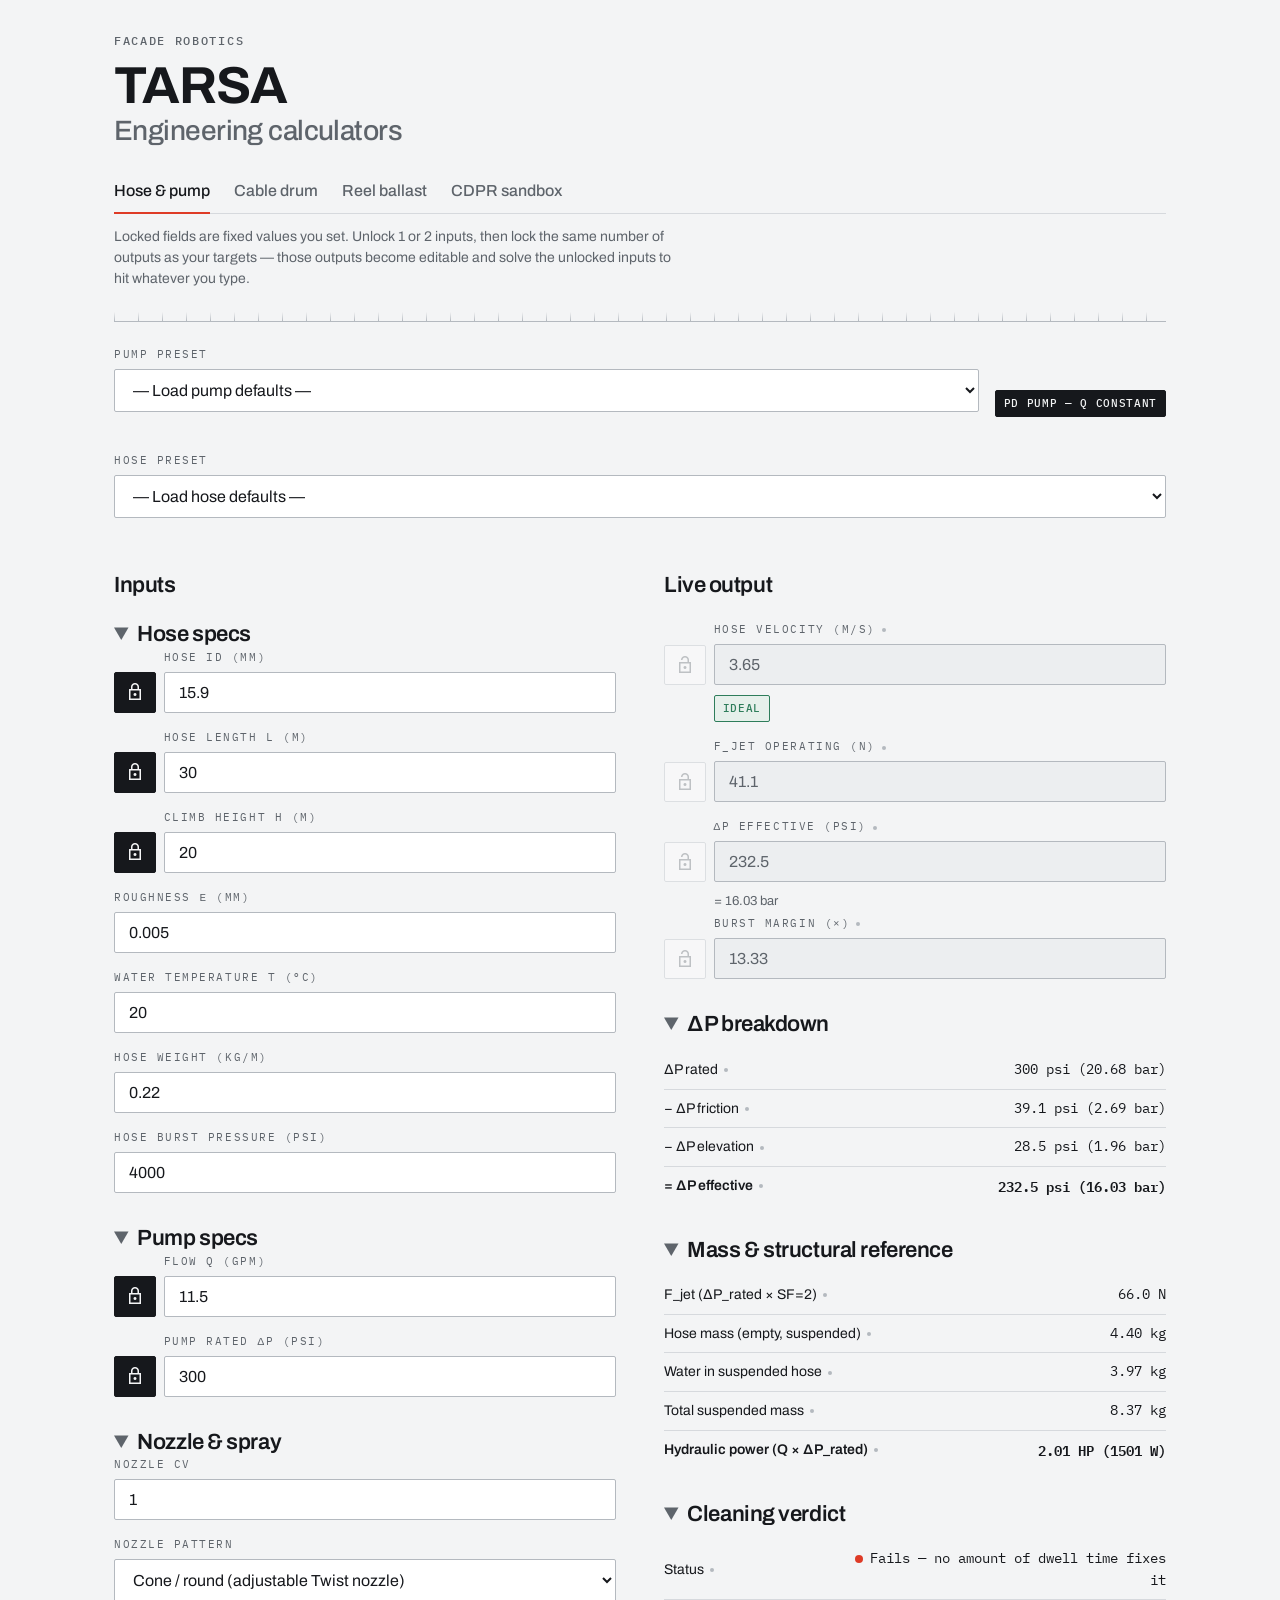
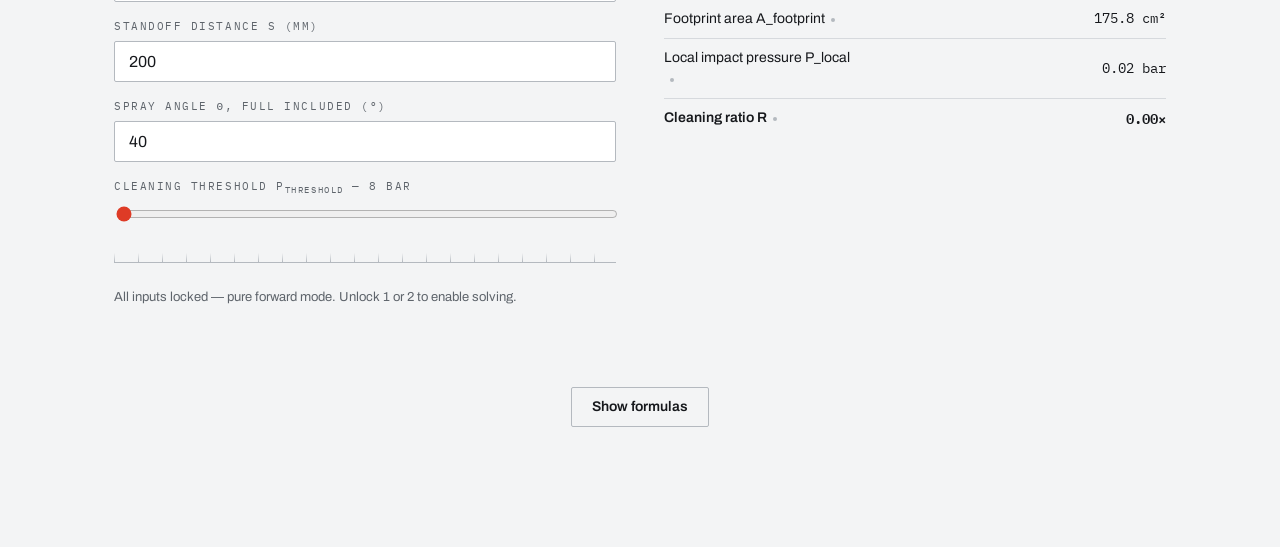
<file: index.html>
<!doctype html>
<html lang="en">
<head>
<meta charset="utf-8">
<meta name="viewport" content="width=device-width, initial-scale=1">
<meta name="robots" content="noindex, nofollow">
<title>TARSA — Engineering Calculators</title>
<link rel="stylesheet" href="colors_and_type.css">
<link rel="stylesheet"
  href="https://fonts.googleapis.com/css2?family=Material+Symbols+Sharp:opsz,wght,FILL,GRAD@24,300,0,-25">
<style>
  body.tarsa { max-width: 1100px; margin: 0 auto; padding: var(--sp-6) var(--sp-5) var(--sp-9); }

  .topbar { display: flex; align-items: center; gap: var(--sp-3); margin-bottom: var(--sp-2); }
  .topbar .material-symbols-sharp { font-size: 22px; color: var(--signal); }

  .preset-row { display: flex; align-items: flex-end; gap: var(--sp-4); flex-wrap: wrap; margin: var(--sp-5) 0; }
  .preset-field { flex: 1; min-width: 260px; margin-bottom: 0; }

  .grid2 { display: grid; grid-template-columns: 1fr 1fr; gap: var(--sp-7); align-items: start; }
  @media (max-width: 760px) { .grid2 { grid-template-columns: 1fr; } }

  .lockrow { display: flex; align-items: flex-end; gap: var(--sp-2); margin-bottom: var(--sp-4); }
  .field-col { flex: 1; min-width: 0; }
  .field-col input.field { margin: 0; }

  .lock-btn {
    flex: 0 0 auto; width: 2.6rem; height: 2.55rem;
    display: flex; align-items: center; justify-content: center;
    background: var(--surface); border: 1px solid var(--n-300); border-radius: var(--r-1);
    color: var(--fg-2); cursor: pointer; padding: 0;
    transition: background var(--dur-fast) var(--ease), border-color var(--dur-fast) var(--ease),
                color var(--dur-fast) var(--ease);
  }
  .lock-btn:hover:not(:disabled) { background: var(--n-100); border-color: var(--ink); color: var(--ink); }
  .lock-btn.active { background: var(--ink); border-color: var(--ink); color: var(--fg-on-ink); }
  .lock-btn.active:hover { background: #000; }
  .lock-btn:disabled { opacity: 0.35; cursor: not-allowed; }
  .lock-btn .material-symbols-sharp { font-size: 20px; }

  input.field:disabled { background: var(--surface-sunk); color: var(--fg-2); cursor: not-allowed; }

  .plain-field { margin-bottom: var(--sp-4); }

  .range-field { width: 100%; accent-color: var(--signal); }

  .status-caption { font-size: var(--fs-caption); color: var(--fg-2); margin: var(--sp-4) 0; }
  .status-caption b { color: var(--ink); }

  .band-row { display: flex; align-items: center; gap: var(--sp-2); margin: -6px 0 var(--sp-4) calc(2.6rem + var(--sp-2)); }

  .dp-table { width: 100%; border-collapse: collapse; font-size: var(--fs-sm); margin-top: var(--sp-3); }
  .dp-table td { padding: 8px 0; border-bottom: 1px solid var(--n-200); }
  .dp-table td:last-child { text-align: right; font-family: var(--font-mono); font-variant-numeric: tabular-nums; }
  .dp-table tr:last-child td { border-bottom: none; font-weight: 600; }
  .dp-table tr.infeasible td { color: var(--signal); }

  .surf-table th { text-align: left; font-weight: 500; color: var(--fg-2); font-size: var(--fs-caption); padding: 6px 0; border-bottom: 1px solid var(--n-300); }
  .surf-table th.num, .surf-table td.num { text-align: right; font-family: var(--font-mono); font-variant-numeric: tabular-nums; padding-left: var(--sp-3); }
  .surf-table td:last-child { text-align: right; }
  .surf-table tr:last-child td { font-weight: 400; }
  .surf-table tr.is-selected td { font-weight: 600; background: var(--n-100); }
  .surf-table tr.is-selected td:first-child { box-shadow: inset 3px 0 0 var(--signal); padding-left: var(--sp-2); }
  .ballast-fig { width: 100%; max-width: 420px; height: auto; display: block; margin: var(--sp-2) 0 var(--sp-1); }
  .ballast-fig .bd-ground { stroke: var(--fg-2); stroke-width: 1.5; }
  .ballast-fig .bd-hatch { stroke: var(--n-300); stroke-width: 1; }
  .ballast-fig .bd-body { fill: var(--n-100); stroke: var(--ink); stroke-width: 1.5; }
  .ballast-fig .bd-ballast { fill: var(--n-300); stroke: var(--ink); stroke-width: 1.5; }
  .ballast-fig .bd-line { stroke: var(--ink); stroke-width: 2; fill: none; }
  .ballast-fig .bd-ref { stroke: var(--fg-2); stroke-width: 1; stroke-dasharray: 4 3; }
  .ballast-fig .bd-arc { stroke: var(--signal); stroke-width: 1.5; fill: none; }
  .ballast-fig .bd-force { stroke: var(--signal); stroke-width: 2; }
  .ballast-fig .bd-head { fill: var(--signal); }
  .ballast-fig text { font-family: var(--font-mono); font-size: 11px; fill: var(--ink); }
  .ballast-fig text.bd-signal { fill: var(--signal); }
  .ballast-fig text.bd-muted { fill: var(--fg-2); }
  .ballast-notes { font-size: var(--fs-caption); color: var(--fg-2); max-width: 70ch; margin-top: var(--sp-5); }
  .ballast-notes a { color: inherit; }
  details.section-drop { margin: var(--sp-6) 0 0; }
  details.section-drop > summary { cursor: pointer; }
  details.section-drop > summary::marker { color: var(--fg-2); }
  details.section-drop > table.dp-table { margin-top: var(--sp-3); }

  .status-dot { display: inline-block; width: 8px; height: 8px; border-radius: 50%; margin-right: 7px; vertical-align: middle; }
  .status-dot--green  { background: var(--clean); }
  .status-dot--yellow { background: var(--soiled); }
  .status-dot--red    { background: var(--signal); }

  /* Tiny, near-invisible marker on an output — hover to see which inputs
     feed it. Deliberately unstyled beyond a faint dot: this is a hint for
     the curious, not a UI element competing for attention. */
  .dep-dot {
    display: inline-block; width: 4px; height: 4px; border-radius: 50%;
    background: var(--n-300); margin-left: 6px; vertical-align: middle;
    cursor: help;
  }
  .dep-dot:hover { background: var(--fg-2); }

  /* Custom hover tooltip — used instead of the native data-tooltip="" attribute,
     which has inconsistent delay/behavior across browsers (notably
     Safari). Attach data-tooltip="..." to any normal (non-form) element;
     avoid attaching directly to <select>/<input> since generated content
     on replaced elements isn't reliably supported — put it on the
     associated <label> instead. */
  [data-tooltip] { position: relative; cursor: help; }
  [data-tooltip]::after {
    content: attr(data-tooltip);
    position: absolute; left: 0; bottom: 100%; margin-bottom: 6px;
    background: var(--ink); color: var(--fg-on-ink);
    font-family: var(--font-sans); font-size: 12px; font-weight: 400;
    text-transform: none; letter-spacing: normal;
    padding: 6px 10px; border-radius: var(--r-1);
    white-space: normal; width: max-content; max-width: 260px;
    box-shadow: 0 4px 12px rgba(0,0,0,0.15);
    opacity: 0; visibility: hidden; pointer-events: none;
    transition: opacity var(--dur-fast) var(--ease);
    z-index: 50;
  }
  [data-tooltip]:hover::after, [data-tooltip]:focus::after {
    opacity: 1; visibility: visible;
  }

  .error-box { color: var(--signal); font-size: var(--fs-sm); margin: var(--sp-2) 0; }

  .formulas-toggle-row { display: flex; justify-content: center; margin: var(--sp-8) 0 var(--sp-5); }

  #formulas-panel, .formulas-panel { border-top: 1px solid var(--n-200); padding-top: var(--sp-6); }
  .legend-grid {
    display: grid; grid-template-columns: repeat(auto-fill, minmax(220px, 1fr));
    gap: var(--sp-2) var(--sp-5); margin: var(--sp-4) 0 var(--sp-6);
  }
  .legend-row { display: flex; gap: 8px; font-size: var(--fs-sm); }
  .legend-sym {
    font-family: var(--font-mono); font-weight: 500; color: var(--ink);
    min-width: 2.4em; flex: 0 0 auto;
  }
  .legend-desc { color: var(--fg-2); }

  .tabbar { display: flex; gap: var(--sp-5); border-bottom: 1px solid var(--n-200); margin: var(--sp-5) 0 0; }
  .tab-btn {
    background: none; border: 0; border-bottom: 2px solid transparent; margin-bottom: -1px;
    padding: var(--sp-2) 0; font: inherit; font-weight: 500; color: var(--fg-2); cursor: pointer;
    transition: color var(--dur-fast) var(--ease), border-color var(--dur-fast) var(--ease);
  }
  .tab-btn:hover { color: var(--ink); }
  .tab-btn[aria-selected="true"] { color: var(--ink); border-bottom-color: var(--signal); }

  .pill-toggle { display: inline-flex; border: 1px solid var(--n-300); border-radius: var(--r-pill); padding: 2px; }
  .pill-toggle button {
    background: none; border: 0; border-radius: var(--r-pill); padding: 4px 14px;
    font: inherit; font-size: var(--fs-sm); color: var(--fg-2); cursor: pointer;
    transition: background var(--dur-fast) var(--ease), color var(--dur-fast) var(--ease);
  }
  .pill-toggle button:hover { color: var(--ink); }
  .pill-toggle button[aria-pressed="true"] { background: var(--ink); color: var(--fg-on-ink); }
  .drum-out-head { display: flex; align-items: center; justify-content: space-between; gap: var(--sp-3); flex-wrap: wrap; }
  .check-row { display: flex; align-items: center; gap: var(--sp-2); font-size: var(--fs-sm); margin: var(--sp-3) 0 var(--sp-4); cursor: pointer; }
  .check-row input { accent-color: var(--signal); margin: 0; }

  .formula-block { margin-bottom: var(--sp-6); }
  .formula-block .step-no {
    font-family: var(--font-mono); font-size: 11px; letter-spacing: var(--track-eyebrow);
    color: var(--signal);
  }
  .formula-block h5 { margin: 2px 0 8px; font-family: var(--font-display); font-weight: 600; font-size: 16px; }
  .formula-eq {
    font-family: var(--font-mono); font-size: 15px; background: var(--surface-sunk);
    border-radius: var(--r-1); padding: 10px 14px; display: inline-block;
    margin: 0 0 6px;
  }
  .formula-note { font-size: var(--fs-caption); color: var(--fg-2); margin: 0; max-width: 70ch; }
</style>
</head>
<body class="tarsa">

<div class="topbar">
  <span class="t-eyebrow">Facade robotics</span>
</div>
<h1 class="t-h1" style="margin:6px 0 0">TARSA</h1>
<h2 class="t-h3" style="margin:2px 0 0;color:var(--fg-2);font-weight:500">Engineering calculators</h2>

<div class="tabbar" role="tablist">
  <button class="tab-btn" role="tab" id="tabbtn-fluid" data-tab="fluid" aria-controls="tab-fluid">Hose &amp; pump</button>
  <button class="tab-btn" role="tab" id="tabbtn-drum" data-tab="drum" aria-controls="tab-drum">Cable drum</button>
  <button class="tab-btn" role="tab" id="tabbtn-ballast" data-tab="ballast" aria-controls="tab-ballast">Reel ballast</button>
  <button class="tab-btn" role="tab" id="tabbtn-cdpr" data-tab="cdpr" aria-controls="tab-cdpr">CDPR sandbox</button>
</div>

<section id="tab-fluid" role="tabpanel" aria-labelledby="tabbtn-fluid">
<p class="t-sm" style="color:var(--fg-2);max-width:70ch;margin-top:var(--sp-3)">
  Locked fields are fixed values you set. Unlock 1 or 2 inputs, then lock the same number of
  outputs as your targets — those outputs become editable and solve the unlocked inputs to hit
  whatever you type.
</p>

<div class="datum" style="margin:var(--sp-5) 0"></div>

<div class="preset-row">
  <div class="plain-field preset-field">
    <label class="field-label" for="pump-preset-select">Pump preset</label>
    <select class="field" id="pump-preset-select">
      <option value="">— Load pump defaults —</option>
    </select>
  </div>
  <span class="tag tag--ink" style="margin-bottom:11px" data-tooltip="Positive-displacement: Q stays fixed regardless of ΔP, up to the relief valve.">PD pump — Q constant</span>
</div>

<div class="plain-field preset-field" style="margin-top:var(--sp-5)">
  <label class="field-label" for="hose-preset-select" id="hose-preset-label" data-tooltip="Hose presets from TARSA_Hose_Selection_Research.md §§2-4. Select one to see its sourcing notes here.">Hose preset</label>
  <select class="field" id="hose-preset-select">
    <option value="">— Load hose defaults —</option>
  </select>
</div>

<div class="grid2" style="margin-top:var(--sp-6)">
  <div>
    <h3 class="t-h4">Inputs</h3>

    <details class="section-drop" open style="margin-top:0">
      <summary class="t-h4">Hose specs</summary>
      <div class="lockrow">
        <button class="lock-btn" id="lock-id_m" data-var="id_m"><span class="material-symbols-sharp">lock</span></button>
        <div class="field-col">
          <label class="field-label" for="in-id_mm" data-tooltip="ID — hose inner diameter.">Hose ID (mm)</label>
          <input class="field" type="number" id="in-id_mm" step="0.1" min="3" max="50">
        </div>
      </div>

      <div class="lockrow">
        <button class="lock-btn" id="lock-L_m" data-var="L_m"><span class="material-symbols-sharp">lock</span></button>
        <div class="field-col">
          <label class="field-label" for="in-L_m" data-tooltip="L — total hose length along the flow path.">Hose length L (m)</label>
          <input class="field" type="number" id="in-L_m" step="1" min="1" max="200">
        </div>
      </div>

      <div class="lockrow">
        <button class="lock-btn" id="lock-H_m" data-var="H_m"><span class="material-symbols-sharp">lock</span></button>
        <div class="field-col">
          <label class="field-label" for="in-H_m" data-tooltip="H — vertical climb from reel to nozzle. Also the suspended length that carries hose + water weight.">Climb height H (m)</label>
          <input class="field" type="number" id="in-H_m" step="1" min="0" max="150">
        </div>
      </div>

      <div class="plain-field">
        <label class="field-label" for="in-roughness_mm" data-tooltip="ε — hose internal surface roughness, used in the friction-factor calc. Assumed default, not sourced from a datasheet.">Roughness ε (mm)</label>
        <input class="field" type="number" id="in-roughness_mm" step="0.001" min="0" max="1">
      </div>
      <div class="plain-field">
        <label class="field-label" for="in-T_c" data-tooltip="T — water temperature, used to look up viscosity for the friction calc.">Water temperature T (°C)</label>
        <input class="field" type="number" id="in-T_c" step="1" min="0" max="40">
      </div>
      <div class="plain-field">
        <label class="field-label" for="in-weight_per_m" data-tooltip="w — hose weight per meter, empty/dry. Datasheet value, not computed from hose geometry.">Hose weight (kg/m)</label>
        <input class="field" type="number" id="in-weight_per_m" step="0.01" min="0" max="5">
      </div>
      <div class="plain-field">
        <label class="field-label" for="in-p_burst_psi" data-tooltip="P_burst — hose's rated burst pressure, used for the burst-margin safety check.">Hose burst pressure (psi)</label>
        <input class="field" type="number" id="in-p_burst_psi" step="50" min="0" max="10000">
      </div>
    </details>

    <details class="section-drop" open>
      <summary class="t-h4">Pump specs</summary>
      <div class="lockrow">
        <button class="lock-btn" id="lock-Q_m3s" data-var="Q_m3s"><span class="material-symbols-sharp">lock</span></button>
        <div class="field-col">
          <label class="field-label" for="in-Q_gpm" data-tooltip="Q — volumetric flow rate. Fixed by a positive-displacement pump, independent of pressure.">Flow Q (GPM)</label>
          <input class="field" type="number" id="in-Q_gpm" step="0.1" min="0.1" max="200">
        </div>
      </div>
      <p class="t-caption" id="gpm-alert" style="color:var(--signal);margin:-6px 0 var(--sp-4) calc(2.6rem + var(--sp-2))" hidden></p>

      <div class="lockrow">
        <button class="lock-btn" id="lock-dP_rated_pa" data-var="dP_rated_pa"><span class="material-symbols-sharp">lock</span></button>
        <div class="field-col">
          <label class="field-label" for="in-dP_rated_psi" data-tooltip="ΔP_rated — the pump's rated output pressure at this flow.">Pump rated ΔP (psi)</label>
          <input class="field" type="number" id="in-dP_rated_psi" step="1" min="7">
        </div>
      </div>
    </details>

    <details class="section-drop" open>
      <summary class="t-h4">Nozzle &amp; spray</summary>
      <div class="plain-field">
        <label class="field-label" for="in-Cv" data-tooltip="Cv — nozzle velocity coefficient (0–1): how efficiently nozzle pressure converts to exit velocity.">Nozzle Cv</label>
        <input class="field" type="number" id="in-Cv" step="0.01" min="0.5" max="1">
      </div>
      <div class="plain-field">
        <label class="field-label" for="in-nozzle_pattern" data-tooltip="Cone/round sprays outward in a widening circle; flat fan sprays sideways into a widening sheet instead. Determines how fast the footprint area (and diluted local pressure) grows with standoff.">Nozzle pattern</label>
        <select class="field" id="in-nozzle_pattern">
          <option value="cone">Cone / round (adjustable Twist nozzle)</option>
          <option value="fan">Flat fan / curtain</option>
        </select>
      </div>
      <div class="plain-field">
        <label class="field-label" for="in-standoff_mm" data-tooltip="s — distance from the nozzle tip to the glass.">Standoff distance s (mm)</label>
        <input class="field" type="number" id="in-standoff_mm" step="10" min="200" max="2000">
      </div>
      <div class="plain-field">
        <label class="field-label" for="in-spray_angle_deg" data-tooltip="θ — the nozzle's full spray angle. 0° = a straight pencil jet; wider angles spread the spray (and dilute its force) faster with distance.">Spray angle θ, full included (°)</label>
        <input class="field" type="number" id="in-spray_angle_deg" step="1" min="0" max="60">
      </div>
      <div class="plain-field" id="field-L-strip">
        <label class="field-label" for="in-L_strip_mm" data-tooltip="L_strip — fan pattern only: the strip's length, which stays roughly constant as standoff grows (only its width widens). Assumed default, not sourced.">Fan impact-strip length L_strip (mm)</label>
        <input class="field" type="number" id="in-L_strip_mm" step="1" min="1" max="200">
      </div>
      <div class="plain-field">
        <label class="field-label" for="in-p_threshold_bar" data-tooltip="P_threshold — local impact pressure needed to actually clean the grime. 8 bar is Kim et al.'s proven floor; 150 bar is an unvalidated industry ceiling. Keep at 8 until a physical grime test is done.">
          Cleaning threshold P<sub>threshold</sub> — <span id="p_threshold-readout"></span>
        </label>
        <input class="range-field" type="range" id="in-p_threshold_bar" step="1" min="8" max="150">
      </div>
    </details>

    <div class="datum" style="margin:var(--sp-5) 0"></div>
    <p class="status-caption" id="solve-status"></p>
    <p class="error-box" id="solve-error" hidden></p>
  </div>

  <div>
    <h3 class="t-h4" id="output-head">Live output</h3>

    <div class="lockrow">
      <button class="lock-btn" id="lock-out-v_hose" data-metric="v_hose"><span class="material-symbols-sharp">lock_open</span></button>
      <div class="field-col">
        <label class="field-label" for="out-v_hose">Hose velocity (m/s)<span class="dep-dot" data-tooltip="Depends on: ID, Q"></span></label>
        <input class="field" type="number" id="out-v_hose" step="0.01">
      </div>
    </div>
    <div class="band-row"><span class="tag" id="band-tag"></span></div>

    <div class="lockrow">
      <button class="lock-btn" id="lock-out-F_jet" data-metric="F_jet"><span class="material-symbols-sharp">lock_open</span></button>
      <div class="field-col">
        <label class="field-label" for="out-F_jet">F_jet operating (N)<span class="dep-dot" data-tooltip="Depends on: ID, L, H, Q, ΔP_rated, Cv, ε, T"></span></label>
        <input class="field" type="number" id="out-F_jet" step="0.1">
      </div>
    </div>

    <div class="lockrow">
      <button class="lock-btn" id="lock-out-dP_effective" data-metric="dP_effective"><span class="material-symbols-sharp">lock_open</span></button>
      <div class="field-col">
        <label class="field-label" for="out-dP_effective">ΔP effective (psi)<span class="dep-dot" data-tooltip="Depends on: ID, L, H, Q, ΔP_rated, ε, T"></span></label>
        <input class="field" type="number" id="out-dP_effective" step="0.1">
      </div>
    </div>
    <p class="t-caption" id="dP_effective-bar" style="color:var(--fg-2);margin:-6px 0 4px calc(2.6rem + var(--sp-2))"></p>
    <p class="t-caption" id="infeasible-tag" style="color:var(--signal);margin:-6px 0 var(--sp-4) calc(2.6rem + var(--sp-2))" hidden></p>

    <div class="lockrow">
      <button class="lock-btn" id="lock-out-burst_margin" data-metric="burst_margin"><span class="material-symbols-sharp">lock_open</span></button>
      <div class="field-col">
        <label class="field-label" for="out-burst_margin">Burst margin (×)<span class="dep-dot" data-tooltip="Depends on: P_burst, ΔP_rated"></span></label>
        <input class="field" type="number" id="out-burst_margin" step="0.01">
      </div>
    </div>
    <p class="t-caption" id="burst-tag" style="color:var(--signal);margin:-6px 0 var(--sp-4) calc(2.6rem + var(--sp-2))" hidden></p>

    <details class="section-drop" open>
      <summary class="t-h4">ΔP breakdown</summary>
      <table class="dp-table">
        <tr><td>ΔP rated<span class="dep-dot" data-tooltip="Depends on: ΔP_rated"></span></td><td id="dp-rated"></td></tr>
        <tr><td>− ΔP friction<span class="dep-dot" data-tooltip="Depends on: ID, L, Q, ε, T"></span></td><td id="dp-friction"></td></tr>
        <tr><td>− ΔP elevation<span class="dep-dot" data-tooltip="Depends on: H"></span></td><td id="dp-elevation"></td></tr>
        <tr id="dp-effective-row"><td>= ΔP effective<span class="dep-dot" data-tooltip="Depends on: ID, L, H, Q, ΔP_rated, ε, T"></span></td><td id="dp-effective"></td></tr>
      </table>
    </details>

    <details class="section-drop" open>
      <summary class="t-h4">Mass &amp; structural reference</summary>
      <table class="dp-table">
        <tr><td>F_jet (ΔP_rated &times; SF=2)<span class="dep-dot" data-tooltip="Depends on: ΔP_rated, Q, Cv"></span></td><td id="stat-fjet-structural"></td></tr>
        <tr><td>Hose mass (empty, suspended)<span class="dep-dot" data-tooltip="Depends on: w, H"></span></td><td id="stat-hose-mass"></td></tr>
        <tr><td>Water in suspended hose<span class="dep-dot" data-tooltip="Depends on: ID, H"></span></td><td id="stat-water-mass"></td></tr>
        <tr><td>Total suspended mass<span class="dep-dot" data-tooltip="Depends on: w, ID, H"></span></td><td id="stat-total-mass"></td></tr>
        <tr><td>Hydraulic power (Q &times; &Delta;P_rated)<span class="dep-dot" data-tooltip="Depends on: Q, ΔP_rated"></span></td><td id="stat-hydraulic-power"></td></tr>
      </table>
    </details>

    <details class="section-drop" open>
      <summary class="t-h4">Cleaning verdict</summary>
      <table class="dp-table">
        <tr><td>Status<span class="dep-dot" data-tooltip="Depends on: ID, L, H, Q, ΔP_rated, Cv, ε, T, s, θ, nozzle pattern, L_strip, P_threshold"></span></td><td><span class="status-dot" id="cleaning-dot"></span><span id="cleaning-caption"></span></td></tr>
        <tr><td>Footprint area A_footprint<span class="dep-dot" data-tooltip="Depends on: ID, L, H, Q, ΔP_rated, Cv, ε, T, s, θ, nozzle pattern, L_strip"></span></td><td id="stat-footprint"></td></tr>
        <tr><td>Local impact pressure P_local<span class="dep-dot" data-tooltip="Depends on: ID, L, H, Q, ΔP_rated, Cv, ε, T, s, θ, nozzle pattern, L_strip"></span></td><td id="stat-p-local"></td></tr>
        <tr><td>Cleaning ratio R<span class="dep-dot" data-tooltip="Depends on: ID, L, H, Q, ΔP_rated, Cv, ε, T, s, θ, nozzle pattern, L_strip, P_threshold"></span></td><td id="stat-cleaning-r"></td></tr>
      </table>
    </details>
  </div>
</div>

<div class="formulas-toggle-row">
  <button class="btn btn--outline" id="btn-show-formulas" aria-expanded="false" aria-controls="formulas-panel">
    Show formulas
  </button>
</div>

<section id="formulas-panel" hidden>
  <h3 class="t-h3">Formulas used</h3>
  <p class="t-sm" style="color:var(--fg-2);max-width:70ch">
    Every value on this page comes from the chain below, computed in order top to bottom.
    Two steps are solved numerically (a root-finder) rather than a closed-form formula —
    marked where that happens.
  </p>

  <details class="section-drop" open style="margin-top:0">
    <summary class="t-h4">Symbol legend</summary>
    <div class="legend-grid">
    <div class="legend-row"><span class="legend-sym">ID</span><span class="legend-desc">Hose inner diameter (m)</span></div>
    <div class="legend-row"><span class="legend-sym">L</span><span class="legend-desc">Hose length (m)</span></div>
    <div class="legend-row"><span class="legend-sym">H</span><span class="legend-desc">Vertical climb height (m)</span></div>
    <div class="legend-row"><span class="legend-sym">Q</span><span class="legend-desc">Volumetric flow rate (m&sup3;/s)</span></div>
    <div class="legend-row"><span class="legend-sym">ΔP<sub>rated</sub></span><span class="legend-desc">Pump's rated max pressure (Pa)</span></div>
    <div class="legend-row"><span class="legend-sym">C<sub>v</sub></span><span class="legend-desc">Nozzle velocity coefficient (0&ndash;1)</span></div>
    <div class="legend-row"><span class="legend-sym">ε</span><span class="legend-desc">Hose internal roughness (m)</span></div>
    <div class="legend-row"><span class="legend-sym">T</span><span class="legend-desc">Water temperature (&deg;C)</span></div>
    <div class="legend-row"><span class="legend-sym">ρ</span><span class="legend-desc">Water density, 1000 kg/m&sup3;</span></div>
    <div class="legend-row"><span class="legend-sym">g</span><span class="legend-desc">Gravity, 9.81 m/s&sup2;</span></div>
    <div class="legend-row"><span class="legend-sym">μ</span><span class="legend-desc">Water dynamic viscosity (Pa&middot;s), interpolated vs. T</span></div>
    <div class="legend-row"><span class="legend-sym">Re</span><span class="legend-desc">Reynolds number (dimensionless)</span></div>
    <div class="legend-row"><span class="legend-sym">f</span><span class="legend-desc">Darcy friction factor (dimensionless)</span></div>
    <div class="legend-row"><span class="legend-sym">v<sub>hose</sub></span><span class="legend-desc">Velocity inside the hose (m/s)</span></div>
    <div class="legend-row"><span class="legend-sym">v<sub>exit</sub></span><span class="legend-desc">Nozzle exit velocity (m/s)</span></div>
    <div class="legend-row"><span class="legend-sym">F<sub>jet</sub></span><span class="legend-desc">Jet reaction force (N)</span></div>
    <div class="legend-row"><span class="legend-sym">P<sub>burst</sub></span><span class="legend-desc">Hose burst pressure rating (Pa)</span></div>
    <div class="legend-row"><span class="legend-sym">w</span><span class="legend-desc">Hose weight per length, datasheet value (kg/m)</span></div>
    <div class="legend-row"><span class="legend-sym">P<sub>hyd</sub></span><span class="legend-desc">Hydraulic power at rated pressure and flow (W)</span></div>
    <div class="legend-row"><span class="legend-sym">s</span><span class="legend-desc">Nozzle standoff distance from glass (mm)</span></div>
    <div class="legend-row"><span class="legend-sym">θ</span><span class="legend-desc">Spray angle, full included (&deg;)</span></div>
    <div class="legend-row"><span class="legend-sym">L<sub>strip</sub></span><span class="legend-desc">Fan impact-strip length at exit, assumed constant (mm)</span></div>
    <div class="legend-row"><span class="legend-sym">A<sub>nozzle</sub></span><span class="legend-desc">Nozzle exit area, from continuity Q/v<sub>exit</sub> (mm&sup2;)</span></div>
    <div class="legend-row"><span class="legend-sym">r<sub>nozzle</sub></span><span class="legend-desc">Equivalent round-nozzle exit radius, &radic;(A<sub>nozzle</sub>/π) (mm)</span></div>
    <div class="legend-row"><span class="legend-sym">b<sub>nozzle</sub></span><span class="legend-desc">Fan slot exit width, A<sub>nozzle</sub>/L<sub>strip</sub> (mm)</span></div>
    <div class="legend-row"><span class="legend-sym">A<sub>footprint</sub></span><span class="legend-desc">Jet footprint area at the glass (mm&sup2;)</span></div>
    <div class="legend-row"><span class="legend-sym">P<sub>local</sub></span><span class="legend-desc">Local impact pressure at the glass (bar)</span></div>
    <div class="legend-row"><span class="legend-sym">P<sub>threshold</sub></span><span class="legend-desc">Cleaning threshold pressure, user-adjustable (bar)</span></div>
    <div class="legend-row"><span class="legend-sym">R</span><span class="legend-desc">Cleaning ratio, P<sub>local</sub> / P<sub>threshold</sub></span></div>
    </div>
  </details>

  <div class="formula-block">
    <div class="step-no">01</div>
    <h5>Hose cross-sectional area</h5>
    <div class="formula-eq">A = (π / 4) &middot; ID&sup2;</div>
  </div>

  <div class="formula-block">
    <div class="step-no">02</div>
    <h5>Hose velocity</h5>
    <div class="formula-eq">v<sub>hose</sub> = Q / A</div>
  </div>

  <div class="formula-block">
    <div class="step-no">03</div>
    <h5>Reynolds number</h5>
    <div class="formula-eq">Re = ρ &middot; v<sub>hose</sub> &middot; ID / μ</div>
  </div>

  <div class="formula-block">
    <div class="step-no">04</div>
    <h5>Darcy friction factor</h5>
    <div class="formula-eq">Re &lt; 2300 (laminar): &nbsp; f = 64 / Re</div>
    <div class="formula-eq">Re &ge; 2300 (turbulent, Colebrook&ndash;White):<br>
      1 / √f = &minus;2 &middot; log&#8321;&#8320;( ε / (3.7&middot;ID) + 2.51 / (Re&middot;√f) )</div>
    <p class="formula-note">
      Colebrook&ndash;White is implicit in <var>f</var> &mdash; solved numerically (bisection,
      replacing what <code>scipy.optimize.brentq</code> does in the Python reference). The
      Swamee&ndash;Jain explicit formula below is used only to bracket the initial guess, never
      as the final answer:<br>
      f&#8320; = 0.25 / [ log&#8321;&#8320;( ε / (3.7&middot;ID) + 5.74 / Re&#8304;&#8309;&sup9; ) ]&sup2;
    </p>
  </div>

  <div class="formula-block">
    <div class="step-no">05</div>
    <h5>Friction pressure loss (Darcy&ndash;Weisbach)</h5>
    <div class="formula-eq">ΔP<sub>friction</sub> = f &middot; (L / ID) &middot; (ρ &middot; v<sub>hose</sub>&sup2; / 2)</div>
  </div>

  <div class="formula-block">
    <div class="step-no">06</div>
    <h5>Elevation pressure loss</h5>
    <div class="formula-eq">ΔP<sub>elevation</sub> = ρ &middot; g &middot; H</div>
  </div>

  <div class="formula-block">
    <div class="step-no">07</div>
    <h5>Effective pressure at the nozzle</h5>
    <div class="formula-eq">ΔP<sub>effective</sub> = ΔP<sub>rated</sub> &minus; ΔP<sub>friction</sub> &minus; ΔP<sub>elevation</sub></div>
    <p class="formula-note">Flagged infeasible when ΔP<sub>effective</sub> &le; 0 &mdash; the pump cannot overcome the losses at all.</p>
  </div>

  <div class="formula-block">
    <div class="step-no">08</div>
    <h5>Nozzle exit velocity (Torricelli / orifice equation)</h5>
    <div class="formula-eq">v<sub>exit</sub> = C<sub>v</sub> &middot; √(2 &middot; ΔP<sub>effective</sub> / ρ)</div>
  </div>

  <div class="formula-block">
    <div class="step-no">09</div>
    <h5>Jet reaction force (momentum flux)</h5>
    <div class="formula-eq">F<sub>jet</sub> = ρ &middot; Q &middot; v<sub>exit</sub></div>
    <p class="formula-note">
      The "structural reference" value uses the same formula with v<sub>exit</sub> evaluated at
      2&middot;ΔP<sub>rated</sub> (safety factor 2 on the rated pressure, not on ΔP<sub>effective</sub>)
      &mdash; the worst-case number the hardware must survive, not the operating value.
    </p>
  </div>

  <div class="formula-block">
    <div class="step-no">10</div>
    <h5>Burst margin</h5>
    <div class="formula-eq">burst margin = P<sub>burst</sub> / ΔP<sub>rated</sub></div>
    <p class="formula-note">Flagged red if below the team's SF = 2 convention.</p>
  </div>

  <div class="formula-block">
    <div class="step-no">11</div>
    <h5>Hose mass</h5>
    <div class="formula-eq">hose mass = w &middot; H</div>
    <p class="formula-note">
      w is a direct datasheet value, never computed from ID/OD/material density &mdash; real hose
      weight includes braid/reinforcement mass a wall-volume calculation would miss. Uses
      <b>H</b> (climb height), not L: the hose hangs straight from a ground-based reel up to the
      robot, so only the suspended, vertical portion loads the cables &mdash; any slack beyond H
      sits coiled at the base and isn't part of the carried load.
    </p>
  </div>

  <div class="formula-block">
    <div class="step-no">12</div>
    <h5>Water mass inside the hose</h5>
    <div class="formula-eq">water mass = ρ &middot; A &middot; H</div>
    <p class="formula-note">Same H-not-L reasoning as hose mass above. Kept separate from hose mass on purpose &mdash; "total suspended mass" below is the sum of both, relevant for what the robot's cable actually has to carry.</p>
  </div>

  <div class="formula-block">
    <div class="step-no">13</div>
    <h5>Total suspended mass</h5>
    <div class="formula-eq">total = hose mass + water mass</div>
  </div>

  <div class="formula-block">
    <div class="step-no">14</div>
    <h5>Hydraulic power</h5>
    <div class="formula-eq">P<sub>hyd</sub> = Q &middot; ΔP<sub>rated</sub></div>
    <p class="formula-note">
      Fluid power the pump must deliver at its rated pressure and flow, shown in the stat card
      as both watts and horsepower. This is <i>not</i> shaft/motor power &mdash; a real drive
      motor needs more than this to cover the pump's mechanical and volumetric losses, which
      aren't modeled here. Other pump-spec numbers like RPM, displacement, or the motor's own
      rated HP don't enter any formula on this page: they determine Q (which you enter directly)
      but don't change the downstream hydraulics once Q and ΔP<sub>rated</sub> are known.
    </p>
  </div>

  <div class="formula-block">
    <div class="step-no">15</div>
    <h5>Water viscosity vs. temperature</h5>
    <div class="formula-eq">μ(T) &mdash; linear interpolation over reference values at 0, 10, 20, 30, 40 &deg;C</div>
    <p class="formula-note">Standard CRC reference data, not a fitted curve.</p>
  </div>

  <div class="formula-block">
    <div class="step-no">16</div>
    <h5>Solve mode &mdash; 1 target</h5>
    <p class="formula-note">
      When you lock one output as the target, the one unlocked input is varied by the same
      bisection root-finder until the target metric above matches what you typed &mdash; i.e.
      it numerically inverts steps 01&ndash;14 rather than using a separate formula.
    </p>
  </div>

  <div class="formula-block">
    <div class="step-no">17</div>
    <h5>Solve mode &mdash; 2 simultaneous targets</h5>
    <p class="formula-note">
      With 2 inputs unlocked and 2 outputs locked, this becomes a 2&times;2 nonlinear system
      (2 unknowns, 2 equations). Rather than a multi-dimensional Newton solve, it's nested
      bisection: one variable is bisected on the outside; for each candidate value, the other
      variable is solved exactly (the same 1-target method above) to hit its own target; the
      outer bisection then drives its own target to zero too. Not every combination of 2
      unlocked inputs and 2 target outputs has a solution &mdash; e.g. burst margin depends only
      on pump rated &Delta;P among the 5 lockable inputs, so targeting it while that input stays
      locked is genuinely infeasible, not a solver bug.
    </p>
  </div>

  <div class="formula-block">
    <div class="step-no">18</div>
    <h5>Stage 7 &mdash; local impact pressure at glass</h5>
    <div class="formula-eq">P<sub>local</sub> = F<sub>jet</sub> / A<sub>footprint</sub>(s, θ)</div>
    <p class="formula-note">
      Standoff and spray angle both do the same job &mdash; spreading the jet's momentum over a
      bigger footprint before it hits the glass &mdash; via two independent, quantifiable
      mechanisms. Whichever predicts the larger footprint (smaller pressure) wins:
    </p>
    <div class="formula-eq">
      A<sub>footprint,geometric</sub> = π&middot;(r<sub>nozzle</sub> + s&middot;tan(θ/2))&sup2; &nbsp;[cone/round]<br>
      A<sub>footprint,geometric</sub> = (b<sub>nozzle</sub> + 2&middot;s&middot;tan(θ/2))&middot;L<sub>strip</sub> &nbsp;[flat fan]
    </div>
    <p class="formula-note">
      θ is the nozzle's full included spray angle. The cone/fan is <i>not</i> born from a
      mathematical point &mdash; a real nozzle exit has finite size, r<sub>nozzle</sub> (cone) or
      b<sub>nozzle</sub> (fan slot width), taken from continuity (A<sub>nozzle</sub> = Q/v<sub>exit</sub>,
      real geometry, not a tunable). A point-origin model breaks down at small standoff: as
      s &rarr; 0 it predicts a footprint <i>smaller</i> than the nozzle's own exit
      (f<sub>geometric</sub> = A<sub>nozzle</sub>/A<sub>footprint</sub> &gt; 1), which is
      physically impossible &mdash; the footprint can never shrink below the exit producing it,
      no matter how close you get. At large standoff the nozzle-size term is negligible and the
      formulas reduce to the point-origin shape: a cone footprint's <i>area</i> grows as s&sup2;,
      so P<sub>local</sub> decays as 1/s&sup2;; a fan footprint's <i>width</i> grows as s but the
      impact-strip length L<sub>strip</sub> stays roughly constant, so its area grows only
      ~linearly and P<sub>local</sub> decays as 1/s &mdash; the real physical reason a fan
      (curtain) nozzle holds pressure over distance better than a cone, not just a coincidence
      of motion path.
    </p>
    <div class="formula-eq">
      A<sub>footprint,turbulent</sub> = π&middot;s&sup2; / (4&middot;6.2&sup2;) &nbsp;[cone/round]<br>
      A<sub>footprint,turbulent</sub> = (s / 5.76)&middot;L<sub>strip</sub> &nbsp;[flat fan]
    </div>
    <p class="formula-note">
      The geometric formula alone predicts a zero-area (infinite-pressure) footprint at θ = 0,
      which is unphysical &mdash; a "pencil" jet still spreads via turbulent entrainment even
      with no designed spray angle. This second formula is the equivalent footprint from
      classical free-jet centerline decay (Rajaratnam): round jets u<sub>c</sub>/u<sub>0</sub> =
      6.2&middot;D/s, flat jets u<sub>c</sub>/u<sub>0</sub> = 2.4&middot;√(b/s). Since momentum
      flux (ρ&middot;u&sup2;&middot;A) is conserved along a free jet, the equivalent area is
      A<sub>0</sub> / (u<sub>c</sub>/u<sub>0</sub>)&sup2; &mdash; and because A<sub>0</sub> is
      defined by the orifice itself (π&middot;D&sup2;/4 for round, b&middot;L<sub>strip</sub>
      for fan), the orifice size cancels out algebraically, leaving a floor that depends only on
      standoff. This floor is what governs near θ = 0; the geometric term takes over and
      dominates once θ exceeds roughly 15&deg; at typical operating standoffs (200mm+), matching
      the "DS Twist" nozzle's usable range.
    </p>
  </div>

  <div class="formula-block">
    <div class="step-no">19</div>
    <h5>Stage 8 &mdash; cleaning verdict</h5>
    <div class="formula-eq">R = P<sub>local</sub> / P<sub>threshold</sub></div>
    <p class="formula-note">
      R &ge; 2 &rarr; 🟢 Green (good clean). 1 &le; R &lt; 2 &rarr; 🟡 Yellow (marginal).
      R &lt; 1 &rarr; 🔴 Red (fails &mdash; no amount of dwell time fixes it).
      P<sub>threshold</sub> is a user-adjustable slider from 8 bar (Kim et al.'s proven floor) to
      150 bar (industry "glass ceiling," unvalidated for TARSA's actual grime); it defaults to
      8 bar until a physical grime test is done.
    </p>
  </div>
</section>
</section>

<section id="tab-drum" role="tabpanel" aria-labelledby="tabbtn-drum" hidden>
<p class="t-sm" style="color:var(--fg-2);max-width:70ch;margin-top:var(--sp-3)">
  Sizes a drum to hold a cable. Lock drum radius or drum length as the target and the other is
  solved. Unlock cable length to lock both instead and get how much cable the drum holds.
</p>

<div class="datum" style="margin:var(--sp-5) 0"></div>

<div class="grid2" style="margin-top:var(--sp-6)">
  <div>
    <div class="drum-out-head">
      <h3 class="t-h4">Inputs</h3>
      <div class="pill-toggle" role="group" aria-label="Drum units">
        <button type="button" id="drum-pill-metric" aria-pressed="true">Metric</button>
        <button type="button" id="drum-pill-imperial" aria-pressed="false">Imperial</button>
      </div>
    </div>

    <div class="lockrow">
      <button class="lock-btn" id="drum-lock-L"><span class="material-symbols-sharp">lock</span></button>
      <div class="field-col">
        <label class="field-label" for="drum-in-L_m" data-tooltip="L — total cable length to wind onto the drum.">Cable length L (<span class="drum-u-long">m</span>)</label>
        <input class="field" type="number" id="drum-in-L_m" step="1" min="0.1">
      </div>
    </div>
    <div class="plain-field">
      <label class="field-label" for="drum-in-d_mm" data-tooltip="d — cable outer diameter. Each turn takes d of drum length; each layer adds d of radius.">Cable diameter d (<span class="drum-u-short">mm</span>)</label>
      <input class="field" type="number" id="drum-in-d_mm" step="0.1" min="0.1">
    </div>
    <div class="plain-field">
      <label class="field-label" for="drum-in-layers" data-tooltip="N — number of cable layers wound on top of each other. 1 = a single layer on the barrel.">Layers N</label>
      <input class="field" type="number" id="drum-in-layers" step="1" min="1">
    </div>

    <div class="datum" style="margin:var(--sp-5) 0"></div>
    <p class="status-caption" id="drum-status"></p>
    <p class="error-box" id="drum-error" hidden></p>
  </div>

  <div>
    <div class="drum-out-head">
      <h3 class="t-h4">Drum</h3>
      <div class="pill-toggle" role="group" aria-label="Show drum size as">
        <button type="button" id="drum-pill-radius" aria-pressed="true">Radius</button>
        <button type="button" id="drum-pill-dia" aria-pressed="false">Diameter</button>
      </div>
    </div>
    <label class="check-row">
      <input type="checkbox" id="drum-square">
      <span data-tooltip="Forces drum diameter = drum length and solves both from the cable.">Zoltan's checkbox, I cant do math</span>
    </label>

    <div class="lockrow">
      <button class="lock-btn" id="drum-lock-out-r"><span class="material-symbols-sharp">lock_open</span></button>
      <div class="field-col">
        <label class="field-label" for="drum-out-r_mm" id="drum-out-r-label" data-tooltip="Size of the bare drum barrel the first layer wraps on."><span id="drum-out-r-text">Drum radius r (mm)</span><span class="dep-dot" data-tooltip="Depends on: L, d, N, W"></span></label>
        <input class="field" type="number" id="drum-out-r_mm" step="1">
      </div>
    </div>

    <div class="lockrow">
      <button class="lock-btn" id="drum-lock-out-W"><span class="material-symbols-sharp">lock_open</span></button>
      <div class="field-col">
        <label class="field-label" for="drum-out-W_mm" data-tooltip="W — usable drum length between the flanges. Rounded up to a whole number of turns.">Drum length W (<span class="drum-u-short">mm</span>)<span class="dep-dot" data-tooltip="Depends on: L, d, N, r"></span></label>
        <input class="field" type="number" id="drum-out-W_mm" step="1">
      </div>
    </div>

    <details class="section-drop" open>
      <summary class="t-h4">Winding reference</summary>
      <table class="dp-table">
        <tr><td><span id="drum-stat-outer-label">Outer radius of wound cable</span><span class="dep-dot" data-tooltip="Depends on: r, d, N"></span></td><td id="drum-stat-outer"></td></tr>
        <tr><td>Turns per layer<span class="dep-dot" data-tooltip="Depends on: W, d"></span></td><td id="drum-stat-turns"></td></tr>
        <tr><td>Total turns<span class="dep-dot" data-tooltip="Depends on: W, d, N"></span></td><td id="drum-stat-total-turns"></td></tr>
        <tr><td>Drum capacity<span class="dep-dot" data-tooltip="Depends on: r, W, d, N"></span></td><td id="drum-stat-capacity"></td></tr>
      </table>
    </details>
  </div>
</div>

<div class="datum" style="margin:var(--sp-8) 0 var(--sp-5)"></div>
<h3 class="t-h3">Winch motor</h3>
<p class="t-sm" style="color:var(--fg-2);max-width:70ch;margin-top:var(--sp-2)">
  Motor, gearbox and drum sizing for one CDPR cable. Uses the drum above at its top layer.
  Unlock 1 or 2 inputs, then lock the same number of outputs as targets to solve them. The motor
  holds the cable tension with current, so continuous torque must cover it even when stopped.
  Default values are placeholders.
</p>

<div class="grid2" style="margin-top:var(--sp-5)">
  <div>
    <h3 class="t-h4">Inputs</h3>
    <div class="lockrow">
      <button class="lock-btn" id="winch-lock-F_n"><span class="material-symbols-sharp">lock</span></button>
      <div class="field-col">
        <label class="field-label" for="winch-in-F_n" data-tooltip="F — the largest tension this cable must hold, from the CDPR workspace simulation.">Max cable tension F (N)</label>
        <input class="field" type="number" id="winch-in-F_n" step="1">
      </div>
    </div>
    <div class="lockrow">
      <button class="lock-btn" id="winch-lock-v_ms"><span class="material-symbols-sharp">lock</span></button>
      <div class="field-col">
        <label class="field-label" for="winch-in-v_ms" data-tooltip="v — fastest cable speed the winch must reach while at max tension.">Max line speed v (m/s)</label>
        <input class="field" type="number" id="winch-in-v_ms" step="0.01">
      </div>
    </div>
    <div class="lockrow">
      <button class="lock-btn" id="winch-lock-G"><span class="material-symbols-sharp">lock</span></button>
      <div class="field-col">
        <label class="field-label" for="winch-in-G" data-tooltip="G — motor turns per drum turn. Higher G means less motor torque but more motor RPM.">Gear / pulley ratio G</label>
        <input class="field" type="number" id="winch-in-G" step="0.1">
      </div>
    </div>
    <div class="plain-field">
      <label class="field-label" for="winch-in-eta" data-tooltip="η — gearbox/pulley efficiency (0–1). Planetary stages are often around 0.9 each; worm gears much lower.">Transmission efficiency η</label>
      <input class="field" type="number" id="winch-in-eta" step="0.01" min="0.05" max="1">
    </div>
    <table class="dp-table" style="margin-bottom:var(--sp-4)">
      <tr><td>Drum radius at top layer r<sub>eff</sub><span class="dep-dot" data-tooltip="Depends on: drum r, d, N"></span></td><td id="winch-stat-reff"></td></tr>
    </table>

    <div class="drum-out-head" style="margin-top:var(--sp-5)">
      <h3 class="t-h4">Motor</h3>
      <div class="pill-toggle" role="group" aria-label="Motor rating source">
        <button type="button" id="winch-pill-datasheet" aria-pressed="true">Datasheet</button>
        <button type="button" id="winch-pill-kv" aria-pressed="false">Kv / Kt</button>
      </div>
    </div>
    <div id="winch-motor-datasheet" style="margin-top:var(--sp-3)">
      <div class="plain-field">
        <label class="field-label" for="winch-ds-T_cont_nm" data-tooltip="Torque the motor can hold indefinitely without overheating. Use the stall/0-RPM continuous figure if the datasheet gives one.">Continuous torque (N·m)</label>
        <input class="field" type="number" id="winch-ds-T_cont_nm" step="0.01" min="0">
      </div>
      <div class="plain-field">
        <label class="field-label" for="winch-ds-T_peak_nm" data-tooltip="Short-term maximum torque. Used as a stand-in for stall torque on the torque-speed line.">Peak torque (N·m)</label>
        <input class="field" type="number" id="winch-ds-T_peak_nm" step="0.01" min="0">
      </div>
      <div class="plain-field">
        <label class="field-label" for="winch-ds-rpm_noload" data-tooltip="Speed with no load at your supply voltage.">No-load speed (RPM)</label>
        <input class="field" type="number" id="winch-ds-rpm_noload" step="10" min="0">
      </div>
    </div>
    <div id="winch-motor-kv" style="margin-top:var(--sp-3)" hidden>
      <div class="plain-field">
        <label class="field-label" for="winch-kv-Kv_rpm_v" data-tooltip="Kv — no-load RPM per volt.">Kv (RPM/V)</label>
        <input class="field" type="number" id="winch-kv-Kv_rpm_v" step="1" min="0">
      </div>
      <div class="plain-field">
        <label class="field-label" for="winch-kv-Kt_nm_a" data-tooltip="Kt — torque per amp. Leave blank to derive it from Kv: Kt = 60 / (2π·Kv).">Kt (N·m/A), optional</label>
        <input class="field" type="number" id="winch-kv-Kt_nm_a" step="0.001" min="0" placeholder="auto from Kv">
      </div>
      <div class="plain-field">
        <label class="field-label" for="winch-kv-V_supply" data-tooltip="Voltage the driver delivers to the motor.">Supply voltage (V)</label>
        <input class="field" type="number" id="winch-kv-V_supply" step="1" min="0">
      </div>
      <div class="plain-field">
        <label class="field-label" for="winch-kv-I_cont_a" data-tooltip="Current the motor (and driver) can carry indefinitely.">Continuous current (A)</label>
        <input class="field" type="number" id="winch-kv-I_cont_a" step="0.5" min="0">
      </div>
      <div class="plain-field">
        <label class="field-label" for="winch-kv-I_peak_a" data-tooltip="Short-term maximum current.">Peak current (A)</label>
        <input class="field" type="number" id="winch-kv-I_peak_a" step="0.5" min="0">
      </div>
    </div>

    <div class="datum" style="margin:var(--sp-5) 0"></div>
    <p class="status-caption" id="winch-status"></p>
    <p class="error-box" id="winch-error" hidden></p>
  </div>

  <div>
    <h3 class="t-h4" id="winch-output-head">Live output</h3>
    <div class="lockrow">
      <button class="lock-btn" id="winch-lock-out-T_motor_nm"><span class="material-symbols-sharp">lock_open</span></button>
      <div class="field-col">
        <label class="field-label" for="winch-out-T_motor_nm" data-tooltip="Torque at the motor shaft to hold or haul in F at the top drum layer.">Motor torque needed (N·m)<span class="dep-dot" data-tooltip="Depends on: F, G, η, r_eff"></span></label>
        <input class="field" type="number" id="winch-out-T_motor_nm" step="0.001">
      </div>
    </div>
    <div class="lockrow">
      <button class="lock-btn" id="winch-lock-out-rpm_motor"><span class="material-symbols-sharp">lock_open</span></button>
      <div class="field-col">
        <label class="field-label" for="winch-out-rpm_motor" data-tooltip="Motor speed to reach v at the top drum layer.">Motor speed needed (RPM)<span class="dep-dot" data-tooltip="Depends on: v, G, r_eff"></span></label>
        <input class="field" type="number" id="winch-out-rpm_motor" step="1">
      </div>
    </div>
    <div class="lockrow">
      <button class="lock-btn" id="winch-lock-out-power_w"><span class="material-symbols-sharp">lock_open</span></button>
      <div class="field-col">
        <label class="field-label" for="winch-out-power_w" data-tooltip="Power the motor delivers at F and v, including transmission losses.">Mechanical power (W)<span class="dep-dot" data-tooltip="Depends on: F, v, η"></span></label>
        <input class="field" type="number" id="winch-out-power_w" step="1">
      </div>
    </div>

    <details class="section-drop" open>
      <summary class="t-h4">Motor checks</summary>
      <table class="dp-table">
        <tr><td>Holding at 0 RPM<span class="dep-dot" data-tooltip="Needed torque vs. continuous torque"></span></td><td><span class="status-dot" id="winch-dot-holding"></span><span id="winch-check-holding"></span></td></tr>
        <tr><td>Speed at load<span class="dep-dot" data-tooltip="Needed RPM vs. RPM available at that torque on the torque-speed line"></span></td><td><span class="status-dot" id="winch-dot-speed"></span><span id="winch-check-speed"></span></td></tr>
        <tr><td>Operating point<span class="dep-dot" data-tooltip="Needed torque as a fraction of peak torque. Past 50% is beyond the max-power point."></span></td><td><span class="status-dot" id="winch-dot-point"></span><span id="winch-check-point"></span></td></tr>
        <tr id="winch-row-current"><td>Current<span class="dep-dot" data-tooltip="I = T / Kt vs. continuous current"></span></td><td><span class="status-dot" id="winch-dot-current"></span><span id="winch-check-current"></span></td></tr>
      </table>
    </details>
  </div>
</div>

<div class="formulas-toggle-row">
  <button class="btn btn--outline" id="drum-btn-show-formulas" aria-expanded="false" aria-controls="drum-formulas-panel">
    Show formulas
  </button>
</div>

<section id="drum-formulas-panel" class="formulas-panel" hidden>
  <h3 class="t-h3">Formulas used</h3>
  <div class="legend-grid">
    <div class="legend-row"><span class="legend-sym">L</span><span class="legend-desc">Cable length (m)</span></div>
    <div class="legend-row"><span class="legend-sym">d</span><span class="legend-desc">Cable diameter (m)</span></div>
    <div class="legend-row"><span class="legend-sym">N</span><span class="legend-desc">Number of layers</span></div>
    <div class="legend-row"><span class="legend-sym">r</span><span class="legend-desc">Drum barrel radius (m)</span></div>
    <div class="legend-row"><span class="legend-sym">W</span><span class="legend-desc">Drum length between flanges (m)</span></div>
    <div class="legend-row"><span class="legend-sym">n</span><span class="legend-desc">Turns per layer</span></div>
  </div>

  <div class="formula-block">
    <div class="step-no">01</div>
    <h5>Turns per layer</h5>
    <div class="formula-eq">n = floor(W / d)</div>
    <p class="formula-note">Only whole turns count; leftover length at the flange holds no cable.</p>
  </div>

  <div class="formula-block">
    <div class="step-no">02</div>
    <h5>Drum capacity</h5>
    <div class="formula-eq">C = Σ<sub>k=0…N−1</sub> n &middot; 2π(r + d/2 + k&middot;d) = 2π &middot; n &middot; N &middot; (r + N&middot;d/2)</div>
    <p class="formula-note">Each turn is measured along the cable's centerline. Layer k sits k&middot;d further out than the first.</p>
  </div>

  <div class="formula-block">
    <div class="step-no">03</div>
    <h5>Length locked &rarr; solve radius</h5>
    <div class="formula-eq">r = L / (2π &middot; n &middot; N) &minus; N&middot;d/2</div>
    <p class="formula-note">Infeasible if r &le; 0: the drum is too long, or has too many layers, for this much cable.</p>
  </div>

  <div class="formula-block">
    <div class="step-no">04</div>
    <h5>Radius locked &rarr; solve length</h5>
    <div class="formula-eq">n = ceil(L / (2π &middot; N &middot; (r + N&middot;d/2))), &nbsp; W = n &middot; d</div>
  </div>

  <div class="formula-block">
    <div class="step-no">05</div>
    <h5>Both locked &rarr; solve cable length</h5>
    <div class="formula-eq">L = C</div>
    <p class="formula-note">Outer radius r + N&middot;d is where the top layer ends. A real flange needs clearance above that.</p>
  </div>

  <div class="formula-block">
    <div class="step-no">06</div>
    <h5>Zoltan's checkbox &mdash; diameter = length</h5>
    <div class="formula-eq">2r = W = n&middot;d &nbsp;&rArr;&nbsp; C = π &middot; N &middot; d &middot; n &middot; (n + N)</div>
    <p class="formula-note">n is the smallest whole number of turns with C &ge; L; both r and W follow from it.</p>
  </div>

  <h3 class="t-h3" style="margin-top:var(--sp-7)">Winch motor</h3>
  <div class="formula-block">
    <div class="step-no">07</div>
    <h5>Worst-case drum radius</h5>
    <div class="formula-eq">r<sub>eff</sub> = r + d/2 + (N &minus; 1)&middot;d</div>
    <p class="formula-note">Centerline of the top layer: the largest lever arm, so the most torque and the fastest line speed per RPM.</p>
  </div>
  <div class="formula-block">
    <div class="step-no">08</div>
    <h5>Motor torque, speed, power</h5>
    <div class="formula-eq">T = F &middot; r<sub>eff</sub> / (G &middot; η)</div><br>
    <div class="formula-eq">RPM = G &middot; v &middot; 60 / (2π &middot; r<sub>eff</sub>)</div><br>
    <div class="formula-eq">P = F &middot; v / η</div>
    <p class="formula-note">Taken hauling in, where η works against the motor. When paying out under tension, T = F&middot;r<sub>eff</sub>&middot;η/G and the motor acts as a generator.</p>
  </div>
  <div class="formula-block">
    <div class="step-no">09</div>
    <h5>Solving</h5>
    <p class="formula-note">Each output is a product of powers of F, v and G, so taking logs turns every target into a linear equation. One or two unknowns are solved exactly. Some pairs have no solution (e.g. power doesn't depend on G), and the page says so.</p>
  </div>
  <div class="formula-block">
    <div class="step-no">10</div>
    <h5>Motor checks</h5>
    <div class="formula-eq">Kt = 60 / (2π &middot; Kv) &nbsp; (if not given); &nbsp; T<sub>cont</sub> = Kt&middot;I<sub>cont</sub>, &nbsp; T<sub>peak</sub> = Kt&middot;I<sub>peak</sub>, &nbsp; RPM<sub>0</sub> = Kv&middot;V</div><br>
    <div class="formula-eq">holding: T &le; T<sub>cont</sub> &nbsp;&nbsp; speed: RPM &le; RPM<sub>0</sub>&middot;(1 &minus; T/T<sub>peak</sub>)</div>
    <p class="formula-note">The motor holds tension with current, so continuous torque must cover T even at 0 RPM. Peak torque stands in for stall torque on the torque-speed line, which underestimates available speed (conservative). Max power sits at T = ½ stall; beyond that, the operating point is flagged.</p>
  </div>
</section>
</section>

<section id="tab-ballast" role="tabpanel" aria-labelledby="tabbtn-ballast" hidden>
<p class="t-sm" style="color:var(--fg-2);max-width:70ch;margin-top:var(--sp-3)">
  Gives the least mass that keeps a reel base from lifting and from sliding. The cable leaves the
  pulley on the base with tension T at angle &theta; above horizontal. This tab does not check tipping.
</p>

<div class="datum" style="margin:var(--sp-5) 0"></div>

<div class="grid2" style="margin-top:var(--sp-6)">
  <div>
    <h3 class="t-h4">Inputs</h3>
    <div class="plain-field">
      <label class="field-label" for="ballast-in-T" data-tooltip="T — cable tension at the pulley. Use the largest tension the reel sees.">Cable tension T (N)</label>
      <input class="field" type="number" id="ballast-in-T" step="10" min="0">
    </div>
    <div class="plain-field">
      <label class="field-label" for="ballast-in-theta" data-tooltip="θ — cable angle from horizontal. Positive pulls the base up, negative pulls it down. 0° is a flat pull, 90° is straight up.">Cable angle &theta; (&deg;)</label>
      <input class="field" type="number" id="ballast-in-theta" step="1" min="-90" max="90">
    </div>
    <div class="plain-field">
      <label class="field-label" for="ballast-in-fos" data-tooltip="FoS multiplies the tension. FoS 2 means the base holds twice the cable tension.">Factor of safety FoS</label>
      <input class="field" type="number" id="ballast-in-fos" step="0.1" min="1">
    </div>
    <div class="plain-field">
      <label class="field-label" for="ballast-in-surface" data-tooltip="Pad material on the ground surface. Each preset uses the low end of the published static μ range (worst case).">Surface</label>
      <select class="field" id="ballast-in-surface"></select>
    </div>
    <div class="plain-field" id="ballast-mu-row" hidden>
      <label class="field-label" for="ballast-in-mu" data-tooltip="μ — static friction coefficient between the pad and the ground. A pull test on the real pad gives the best value.">Custom &mu;</label>
      <input class="field" type="number" id="ballast-in-mu" step="0.01" min="0.01">
    </div>
    <div class="plain-field">
      <label class="field-label" for="ballast-in-mhw" data-tooltip="Optional. Mass of the reel, motor, pulley and base. It counts toward the required mass, so the ballast is the rest.">Hardware mass (kg, optional)</label>
      <input class="field" type="number" id="ballast-in-mhw" step="1" min="0">
    </div>
    <p class="error-box" id="ballast-error" hidden></p>
  </div>

  <div>
    <h3 class="t-h4">Diagram</h3>
    <svg class="ballast-fig" id="ballast-fig" viewBox="0 0 380 230" role="img" aria-labelledby="ballast-fig-title">
      <title id="ballast-fig-title">Reel base on the ground with the cable at angle θ</title>
      <defs>
        <marker id="bd-arrow" viewBox="0 0 10 10" refX="9" refY="5" markerWidth="7" markerHeight="7" orient="auto-start-reverse">
          <path class="bd-head" d="M0,0 L10,5 L0,10 z"/>
        </marker>
      </defs>
      <!-- ground -->
      <line class="bd-ground" x1="10" y1="180" x2="370" y2="180"/>
      <g id="ballast-hatch"></g>
      <!-- base, ballast, reel, pulley -->
      <rect class="bd-body" x="70" y="160" width="140" height="20"/>
      <rect class="bd-ballast" x="78" y="122" width="56" height="38"/>
      <text x="106" y="145" text-anchor="middle" class="bd-muted">ballast</text>
      <line class="bd-line" x1="166" y1="160" x2="166" y2="146"/>
      <circle class="bd-body" cx="166" cy="130" r="16"/>
      <circle class="bd-line" cx="166" cy="130" r="3"/>
      <line class="bd-line" x1="196" y1="160" x2="196" y2="106"/>
      <circle class="bd-body" cx="196" cy="100" r="6"/>
      <!-- cable: reel to pulley, then out at theta -->
      <line class="bd-line" x1="166" y1="114" x2="196" y2="94"/>
      <line class="bd-line" id="ballast-cable" x1="196" y1="100" x2="326" y2="100" marker-end="url(#bd-arrow)"/>
      <line class="bd-ref" x1="196" y1="100" x2="300" y2="100"/>
      <path class="bd-arc" id="ballast-arc" d=""/>
      <text id="ballast-arc-label" class="bd-signal" x="0" y="0"></text>
      <!-- forces -->
      <text id="ballast-T-label" class="bd-signal" x="0" y="0">FoS·T</text>
      <line class="bd-force" x1="106" y1="72" x2="106" y2="116" marker-end="url(#bd-arrow)"/>
      <text x="100" y="66" text-anchor="middle" class="bd-signal">W = m·g</text>
      <line class="bd-force" id="ballast-F-arrow" x1="66" y1="174" x2="22" y2="174" marker-end="url(#bd-arrow)"/>
      <text id="ballast-F-label" x="22" y="166" class="bd-signal">μ·N</text>
    </svg>
    <p class="t-caption" style="color:var(--fg-2);margin:0 0 var(--sp-4)">Not to scale. The arrows show the directions of the forces.</p>

    <h3 class="t-h4">Result</h3>
    <p class="status-caption" id="ballast-status"></p>
    <table class="dp-table">
      <tr><td>Lift part FoS&middot;T&middot;sin &theta;</td><td id="ballast-W-lift"></td></tr>
      <tr><td>+ Friction part FoS&middot;T&middot;cos &theta; / &mu;</td><td id="ballast-W-friction"></td></tr>
      <tr><td>= Required force W</td><td id="ballast-W"></td></tr>
    </table>
    <table class="dp-table">
      <tr><td>Required total mass</td><td id="ballast-m-total"></td></tr>
      <tr><td>&minus; Hardware mass</td><td id="ballast-m-hw"></td></tr>
      <tr><td>= Ballast to add</td><td id="ballast-m-ballast"></td></tr>
    </table>

    <details class="section-drop" open>
      <summary class="t-h4">All surfaces</summary>
      <table class="dp-table surf-table">
        <thead><tr><th>Surface</th><th class="num">&mu;</th><th class="num">Total (kg)</th><th class="num">Ballast (kg)</th></tr></thead>
        <tbody id="ballast-surf-body"></tbody>
      </table>
    </details>
  </div>
</div>

<p class="ballast-notes">
  The &mu; values are the low end of published static friction ranges, so they are the worst case.
  Rubber values change a lot with the compound, the texture and the temperature. A pull test on the
  real pad and surface gives a better &mu;. This tab does not check tipping: a tall pulley on a short
  base can tip before it slides.
  Sources:
  <a href="https://engineeringtoolbox.com/friction-coefficients-d_778.html" target="_blank" rel="noopener">Engineering ToolBox</a>,
  <a href="https://engineersedge.com/coeffients_of_friction.htm" target="_blank" rel="noopener">Engineers Edge</a>,
  <a href="https://ascelibrary.com/doi/10.1061/%28ASCE%290733-9445%281985%29111%3A3%28505%29" target="_blank" rel="noopener">ASCE 1985 (steel on concrete)</a>,
  <a href="https://iitk.ac.in/nicee/wcee/article/14_12-01-0077.PDF" target="_blank" rel="noopener">WCEE (steel on mortar)</a>,
  <a href="https://web.mae.ufl.edu/designlab/Class%20Projects/Background%20Information/Friction%20coefficients.htm" target="_blank" rel="noopener">UF Design Lab</a>,
  <a href="https://us.misumi-ec.com/blog/coefficient-of-friction/" target="_blank" rel="noopener">MISUMI</a>.
</p>

<div class="formulas-toggle-row">
  <button class="btn btn--outline" id="ballast-btn-show-formulas" aria-expanded="false" aria-controls="ballast-formulas-panel">
    Show formulas
  </button>
</div>

<section id="ballast-formulas-panel" class="formulas-panel" hidden>
  <h3 class="t-h3">Formulas used</h3>
  <div class="legend-grid">
    <div class="legend-row"><span class="legend-sym">T</span><span class="legend-desc">Cable tension (N)</span></div>
    <div class="legend-row"><span class="legend-sym">&theta;</span><span class="legend-desc">Cable angle from horizontal, positive up</span></div>
    <div class="legend-row"><span class="legend-sym">FoS</span><span class="legend-desc">Factor of safety on the tension</span></div>
    <div class="legend-row"><span class="legend-sym">&mu;</span><span class="legend-desc">Static friction coefficient, pad on ground</span></div>
    <div class="legend-row"><span class="legend-sym">W</span><span class="legend-desc">Required weight on the ground (N)</span></div>
    <div class="legend-row"><span class="legend-sym">m</span><span class="legend-desc">Required total mass (kg)</span></div>
    <div class="legend-row"><span class="legend-sym">g</span><span class="legend-desc">9.81 m/s&sup2;</span></div>
  </div>

  <div class="formula-block">
    <div class="step-no">01</div>
    <h5>Force balance on the base</h5>
    <div class="formula-eq">N = W &minus; FoS&middot;T&middot;sin &theta; &nbsp;&ge; 0, &nbsp; &mu;&middot;N &ge; FoS&middot;T&middot;cos &theta;</div><br>
    <div class="formula-eq">W = FoS &middot; T &middot; (sin &theta; + cos &theta; / &mu;)</div>
    <p class="formula-note">N is the normal force from the ground. The pulley is on the same base, so the cable between the reel and the pulley adds no net force. Only T at &theta; acts on the base. If W comes out below 0, a steep downward pull holds the base by itself, and W = 0.</p>
  </div>
  <div class="formula-block">
    <div class="step-no">02</div>
    <h5>Required total mass</h5>
    <div class="formula-eq">m = W / g</div>
  </div>
  <div class="formula-block">
    <div class="step-no">03</div>
    <h5>Ballast</h5>
    <div class="formula-eq">ballast = max(0, m &minus; m<sub>hardware</sub>)</div>
    <p class="formula-note">The reel, motor, pulley and base press on the ground too, so they count toward m.</p>
  </div>
</section>
</section>

<section id="tab-cdpr" role="tabpanel" aria-labelledby="tabbtn-cdpr" hidden>
  <!-- Standalone page with its own styles and scripts, so it is framed rather than inlined.
       src is set on first open (see the tab code) so the fonts and canvas only load when needed. -->
  <iframe id="cdpr-frame" title="CDPR motion sandbox" style="width:100%;height:1400px;border:0;margin-top:var(--sp-4);display:block"></iframe>
</section>

<script src="calc.js"></script>
<script>
const calc = window.TarsaCalc;

const PSI_TO_PA = 6894.757293168361;
const PA_TO_BAR = 100000; // exact, 1 bar = 100,000 Pa
const GAL_TO_M3 = 0.003785411784; // exact US liquid gallon, m^3
const WATTS_PER_HP = 745.6998715822702; // mechanical horsepower
const psiToPa = (x) => x * PSI_TO_PA;
const paToPsi = (x) => x / PSI_TO_PA;
const paToBar = (x) => x / PA_TO_BAR;
const gpmToM3s = (x) => (x * GAL_TO_M3) / 60.0;
const m3sToGpm = (x) => (x * 60.0) / GAL_TO_M3;
const mmToM = (x) => x / 1000.0;
const mToMm = (x) => x * 1000.0;
const barToPa = (x) => x * PA_TO_BAR;

const INPUT_VARS = ["id_m", "L_m", "H_m", "Q_m3s", "dP_rated_pa"];
const METRIC_KEYS = ["v_hose", "F_jet", "dP_effective", "burst_margin"];

// var (calc.py-style key) -> DOM id / unit conversion, mirroring app.py's SOLVABLE dict
const SOLVABLE = {
  id_m: { elId: "in-id_mm", toCalc: mmToM, fromCalc: mToMm, label: "Hose ID (mm)" },
  L_m: { elId: "in-L_m", toCalc: (x) => x, fromCalc: (x) => x, label: "Hose length L (m)" },
  H_m: { elId: "in-H_m", toCalc: (x) => x, fromCalc: (x) => x, label: "Climb height H (m)" },
  Q_m3s: { elId: "in-Q_gpm", toCalc: gpmToM3s, fromCalc: m3sToGpm, label: "Flow Q (GPM)" },
  dP_rated_pa: { elId: "in-dP_rated_psi", toCalc: psiToPa, fromCalc: paToPsi, label: "Pump rated ΔP (psi)" },
};

const METRIC_META = {
  v_hose: { elId: "out-v_hose", toDisp: (x) => x, toCalc: (x) => x, fmt: (x) => x.toFixed(2) },
  F_jet: { elId: "out-F_jet", toDisp: (x) => x, toCalc: (x) => x, fmt: (x) => x.toFixed(1) },
  dP_effective: { elId: "out-dP_effective", toDisp: paToPsi, toCalc: psiToPa, fmt: (x) => x.toFixed(1) },
  burst_margin: { elId: "out-burst_margin", toDisp: (x) => x, toCalc: (x) => x, fmt: (x) => x.toFixed(2) },
};

const BAND_TAG = { ideal: "clean", acceptable: "soiled", erosion_risk: "fault" };
const BAND_LABEL = { ideal: "Ideal", acceptable: "Acceptable", erosion_risk: "Erosion risk" };

const CLEANING_CAPTION = {
  green: "Good clean",
  yellow: "Marginal",
  red: "Fails — no amount of dwell time fixes it",
};

const MAX_SIMULTANEOUS_TARGETS = 2;

const state = {
  id_mm: 15.9, L_m: 30.0, H_m: 20.0, Q_gpm: 11.5, dP_rated_psi: 300.0,
  roughness_mm: 0.005, T_c: 20.0, Cv: 1.0, weight_per_m: 0.22, p_burst_psi: 4000.0,
  nozzle_pattern: "cone", standoff_mm: 200.0, spray_angle_deg: 40.0,
  L_strip_mm: calc.L_STRIP_MM_DEFAULT,
  p_threshold_bar: paToBar(calc.P_THRESHOLD_PA_DEFAULT),
  locks: { id_m: true, L_m: true, H_m: true, Q_m3s: true, dP_rated_pa: true },
  activeTargets: [], // 0-2 metric keys, up to MAX_SIMULTANEOUS_TARGETS
  solveError: null,
  uiMessage: null,
};

function getCalcInputs() {
  return {
    id_m: mmToM(state.id_mm),
    L_m: state.L_m,
    H_m: state.H_m,
    Q_m3s: gpmToM3s(state.Q_gpm),
    dP_rated_pa: psiToPa(state.dP_rated_psi),
    Cv: state.Cv,
    roughness_m: mmToM(state.roughness_mm),
    T_celsius: state.T_c,
    weight_per_m: state.weight_per_m,
    p_burst_pa: psiToPa(state.p_burst_psi),
    nozzle_pattern: state.nozzle_pattern,
    standoff_mm: state.standoff_mm,
    spray_angle_deg: state.spray_angle_deg,
    L_strip_mm: state.L_strip_mm,
    p_threshold_pa: barToPa(state.p_threshold_bar),
  };
}

function toggleInputLock(varName) {
  state.uiMessage = null;
  if (state.locks[varName]) {
    // trying to unlock
    const currentlyUnlocked = INPUT_VARS.filter((v) => !state.locks[v]);
    if (currentlyUnlocked.length >= MAX_SIMULTANEOUS_TARGETS) {
      state.uiMessage = `Re-lock an input first — at most ${MAX_SIMULTANEOUS_TARGETS} can be unlocked at once.`;
      render();
      return;
    }
    state.locks[varName] = false;
  } else {
    state.locks[varName] = true;
  }
  // trim active targets to fit whatever the new unlocked count allows
  const unlockedCount = INPUT_VARS.filter((v) => !state.locks[v]).length;
  if (state.activeTargets.length > unlockedCount) {
    state.activeTargets = state.activeTargets.slice(0, unlockedCount);
  }
  state.solveError = null;
  render();
}

function toggleOutputLock(metricKey) {
  state.uiMessage = null;
  const unlockedCount = INPUT_VARS.filter((v) => !state.locks[v]).length;
  if (unlockedCount === 0) return; // button should already be disabled

  const idx = state.activeTargets.indexOf(metricKey);
  if (idx !== -1) {
    state.activeTargets.splice(idx, 1);
  } else {
    if (state.activeTargets.length >= unlockedCount) {
      state.uiMessage = `Only ${unlockedCount} target${unlockedCount > 1 ? "s" : ""} can be ` +
        `locked while ${unlockedCount} input${unlockedCount > 1 ? "s are" : " is"} unlocked.`;
      render();
      return;
    }
    state.activeTargets.push(metricKey);
  }
  state.solveError = null;
  render();
}

// Pump presets — a flat, data-driven list feeding a single <select> rather
// than one hardcoded button per pump. Adding a pump is a one-line entry
// here, not new HTML + a new event listener; the dropdown also scales to
// many pumps without turning into a wall of buttons.
const PUMP_PRESETS = [
  { name: "Comet P40 — 300 psi (electric)", Q_gpm: 11.5, dP_rated_psi: 300.0 },
  { name: "Comet P40 — 290 psi (pull-start)", Q_gpm: 11.5, dP_rated_psi: 290.0 },
];

function loadPumpPreset(item) {
  state.Q_gpm = item.Q_gpm;
  state.dP_rated_psi = item.dP_rated_psi;
  render();
}

function renderPumpPresetSelect() {
  const select = document.getElementById("pump-preset-select");
  for (let i = 0; i < PUMP_PRESETS.length; i++) {
    const option = document.createElement("option");
    option.value = String(i);
    option.textContent = PUMP_PRESETS[i].name;
    select.appendChild(option);
  }
}

// Named hose products pulled from TARSA_Hose_Selection_Research.md §§2-4.
// Fields left null are genuinely "not published" in the source — the preset
// leaves that field alone rather than inventing a number. Where a field is
// derived rather than a direct quote (ID^2-scaled weight, dry weight
// back-calculated from a hose+water-fill figure, a range's midpoint), the
// `note` says so; it's shown below the dropdown once selected.
const HOSE_PRESET_LENGTH_M = 100; // assumed max reach, all products

const HOSE_CATEGORIES = [
  {
    title: "Soft-wash / pressure-washer hose — TARSA's own pump category (§2)",
    items: [
      {
        name: "MTM Hydro Blue Soft Wash Hose", idLabel: "5/8″", id_mm: 15.9,
        weight_per_m: null, p_burst_psi: null,
        note: "300 psi working. OD and weight not published.",
      },
      {
        name: "Flex Tech RT Soft Wash Hose", idLabel: "3/8″", id_mm: 9.5,
        weight_per_m: 0.223, p_burst_psi: null,
        note: "300 psi working — closest match to the Comet P40's rating. " +
          "0.223 kg/m is a directly published dry-hose figure, the best-sourced weight in the whole doc.",
      },
      {
        name: "Factory Direct Hose (steel-braided, non-marking)", idLabel: "3/8″", id_mm: 9.5,
        weight_per_m: null, p_burst_psi: null,
        note: "3000 psi working, 1-wire-braid reinforced rubber. Weight not published.",
      },
      {
        name: "BE Power Equipment Non-Marking Rubber", idLabel: "3/8″", id_mm: 9.5,
        weight_per_m: null, p_burst_psi: null,
        note: "4500–6000 psi working, as published (range, not a single figure). Weight not published.",
      },
    ],
  },
  {
    title: "Water-fed pole hose — doc's own read: too small an ID for TARSA's flow, shown for comparison only (§3)",
    items: [
      {
        name: "SimPole WFP Hose", idLabel: "3/8″", id_mm: 9.5,
        weight_per_m: null, p_burst_psi: null,
        note: "Polyurethane, 95A durometer, kink-resistant. Working/burst pressure and weight not published.",
      },
      {
        name: "ProTool WFP Hose", idLabel: "3/16″", id_mm: 4.8,
        weight_per_m: null, p_burst_psi: null,
        note: "Polyurethane. Far below TARSA's needed 3/8– 5/8″ range — doc flags WFP hose " +
          "as sized for brush wetting, not a cleaning jet. Pressure and weight not published.",
      },
      {
        name: "Dultmeier PU Tubing (NSF-51)", idLabel: "0.245″", id_mm: 6.2,
        weight_per_m: null, p_burst_psi: 175,
        note: "150 psi working / 175 psi burst, as published. Doc flags this product's price as anomalous " +
          "(likely bulk/NSF premium) — treat the spec numbers with the same caution. Weight not published.",
      },
    ],
  },
  {
    title: "Drone-tethered cleaning/spray hose (§4)",
    items: [
      {
        name: "ToughTek 3/8″ Drone Hose", idLabel: "3/8″", id_mm: 9.5,
        weight_per_m: 0.238, p_burst_psi: 16400,
        note: "4000 psi working / 16,400 psi burst. Kevlar-reinforced rubber. Weight is the midpoint " +
          "of the published 0.223–0.253 kg/m range.",
      },
      {
        name: "ToughTek 1/2″ Drone Hose", idLabel: "1/2″", id_mm: 12.7,
        weight_per_m: null, p_burst_psi: 12000,
        note: "4000 psi working / 12,000 psi burst, Kevlar-reinforced rubber. Weight not published.",
      },
      {
        name: "SkyHose 5", idLabel: "1/4″", id_mm: 6.35,
        weight_per_m: 0.089, p_burst_psi: null,
        note: "2901 psi working. Published 0.121 kg/m is hose+water-fill combined, not dry weight — " +
          "value here subtracts the water mass filling a 6.35 mm ID hose, i.e. an estimated dry weight, " +
          "not vendor-published. Burst not published.",
      },
      {
        name: "SkyHose 8", idLabel: "5/16″", id_mm: 7.94,
        weight_per_m: 0.092, p_burst_psi: null,
        note: "2901 psi working. Published 0.142 kg/m is hose+water-fill combined; value here is that " +
          "figure minus the water fill for a 7.94 mm ID hose — an estimated dry weight, not vendor-published.",
      },
      {
        name: "SkyHose 10", idLabel: "3/8″", id_mm: 9.5,
        weight_per_m: 0.102, p_burst_psi: null,
        note: "2756 psi working. Published 0.173 kg/m is hose+water-fill combined; value here is that " +
          "figure minus the water fill for a 9.5 mm ID hose — an estimated dry weight, not vendor-published.",
      },
    ],
  },
];

function loadHoseProduct(item) {
  state.id_mm = item.id_mm;
  if (item.weight_per_m != null) state.weight_per_m = item.weight_per_m;
  if (item.p_burst_psi != null) state.p_burst_psi = item.p_burst_psi;
  state.L_m = Math.max(HOSE_PRESET_LENGTH_M, state.H_m);
  render();
}

// Flattened in select-option order so the <select>'s value (a plain index)
// can look the item back up — built once by renderHosePresetSelect().
const HOSE_PRESET_FLAT = [];

function renderHosePresetSelect() {
  const select = document.getElementById("hose-preset-select");
  for (const category of HOSE_CATEGORIES) {
    const group = document.createElement("optgroup");
    group.label = category.title;
    for (const item of category.items) {
      const option = document.createElement("option");
      option.value = String(HOSE_PRESET_FLAT.length);
      option.textContent = `${item.name} — ${item.idLabel} (${item.id_mm} mm)`;
      option.title = item.note; // shown on hover while the dropdown is open, in browsers that support it
      group.appendChild(option);
      HOSE_PRESET_FLAT.push(item);
    }
    select.appendChild(group);
  }
}

/**
 * Reads whatever's currently typed into the active target field(s) and
 * solves the matching unlocked input(s). No-ops if the active-target count
 * doesn't yet match the unlocked-input count (e.g. only 1 of 2 needed
 * targets has been locked so far) — nothing to solve until both are set.
 */
function solveFromActiveTargets() {
  const unlockedVars = INPUT_VARS.filter((v) => !state.locks[v]);
  const targets = state.activeTargets;
  if (unlockedVars.length === 0 || targets.length !== unlockedVars.length) return;

  const fixedInputs = getCalcInputs();

  const readTarget = (metricKey) => {
    const meta = METRIC_META[metricKey];
    const raw = parseFloat(document.getElementById(meta.elId).value);
    return Number.isNaN(raw) ? null : meta.toCalc(raw);
  };

  if (targets.length === 1) {
    const [metricKey] = targets;
    const targetCalc = readTarget(metricKey);
    if (targetCalc === null) return;
    try {
      const result = calc.solveFor(unlockedVars[0], metricKey, targetCalc, fixedInputs);
      setInputStateFromCalc(unlockedVars[0], result);
      state.solveError = null;
    } catch (e) {
      state.solveError = e.message;
    }
  } else if (targets.length === 2) {
    const [metricA, metricB] = targets;
    const targetA = readTarget(metricA);
    const targetB = readTarget(metricB);
    if (targetA === null || targetB === null) return;
    const [varA, varB] = unlockedVars;
    try {
      const result = calc.solveFor2(varA, varB, metricA, targetA, metricB, targetB, fixedInputs);
      setInputStateFromCalc(varA, result[varA]);
      setInputStateFromCalc(varB, result[varB]);
      state.solveError = null;
    } catch (e) {
      state.solveError = e.message;
    }
  }
  render();
}

function setInputStateFromCalc(varName, calcValue) {
  const meta = SOLVABLE[varName];
  const dispValue = meta.fromCalc(calcValue);
  switch (varName) {
    case "id_m": state.id_mm = dispValue; break;
    case "L_m": state.L_m = dispValue; break;
    case "H_m": state.H_m = dispValue; break;
    case "Q_m3s": state.Q_gpm = dispValue; break;
    case "dP_rated_pa": state.dP_rated_psi = dispValue; break;
  }
}

function bindPlainInput(elId, stateKey) {
  const el = document.getElementById(elId);
  el.addEventListener("input", () => {
    const v = parseFloat(el.value);
    if (!Number.isNaN(v)) {
      state[stateKey] = v;
      render();
    }
  });
}

function render() {
  const unlocked = INPUT_VARS.filter((v) => !state.locks[v]);
  const unlockedCount = unlocked.length;
  const solving = unlockedCount > 0;
  const ready = state.activeTargets.length === unlockedCount && unlockedCount > 0;

  // --- input lock buttons + field enable state ---
  for (const v of INPUT_VARS) {
    const btn = document.getElementById(`lock-${v}`);
    const locked = state.locks[v];
    btn.classList.toggle("active", locked);
    btn.querySelector(".material-symbols-sharp").textContent = locked ? "lock" : "lock_open";
    btn.title = locked
      ? "Locked — fixed value. Click to unlock and include it as an unknown."
      : "Unlocked — being solved for. Click to lock it again.";
    const input = document.getElementById(SOLVABLE[v].elId);
    input.disabled = !locked;
  }

  // --- status caption ---
  const statusEl = document.getElementById("solve-status");
  const unlockedLabels = unlocked.map((v) => SOLVABLE[v].label);
  if (state.uiMessage) {
    statusEl.textContent = state.uiMessage;
  } else if (!solving) {
    statusEl.textContent = "All inputs locked — pure forward mode. Unlock 1 or 2 to enable solving.";
  } else if (!ready) {
    statusEl.innerHTML = `${unlockedCount} input${unlockedCount > 1 ? "s" : ""} unlocked ` +
      `(<b>${unlockedLabels.join(", ")}</b>) — lock ${unlockedCount} output` +
      `${unlockedCount > 1 ? "s" : ""} as target${unlockedCount > 1 ? "s" : ""} to solve.`;
  } else {
    statusEl.innerHTML = `Solving for <b>${unlockedLabels.join(" and ")}</b> — edit a locked target to update ${unlockedCount > 1 ? "them" : "it"}.`;
  }

  const errEl = document.getElementById("solve-error");
  if (state.solveError) {
    errEl.hidden = false;
    errEl.textContent = state.solveError;
  } else {
    errEl.hidden = true;
  }

  // --- compute live result ---
  const inputs = getCalcInputs();
  const result = calc.forwardSolve(inputs);

  // sync locked input display values (in case a solve changed them)
  document.getElementById("in-id_mm").value = state.id_mm;
  document.getElementById("in-L_m").value = state.L_m;
  document.getElementById("in-H_m").value = state.H_m;
  document.getElementById("in-Q_gpm").value = state.Q_gpm;
  document.getElementById("in-dP_rated_psi").value = state.dP_rated_psi;
  document.getElementById("in-roughness_mm").value = state.roughness_mm;
  document.getElementById("in-T_c").value = state.T_c;
  document.getElementById("in-Cv").value = state.Cv;
  document.getElementById("in-weight_per_m").value = state.weight_per_m;
  document.getElementById("in-p_burst_psi").value = state.p_burst_psi;
  document.getElementById("in-nozzle_pattern").value = state.nozzle_pattern;
  document.getElementById("in-standoff_mm").value = state.standoff_mm;
  document.getElementById("in-spray_angle_deg").value = state.spray_angle_deg;
  document.getElementById("in-L_strip_mm").value = state.L_strip_mm;
  document.getElementById("field-L-strip").hidden = state.nozzle_pattern !== "fan";
  document.getElementById("in-p_threshold_bar").value = state.p_threshold_bar;
  document.getElementById("p_threshold-readout").textContent = `${state.p_threshold_bar.toFixed(0)} bar`;

  const gpmAlert = document.getElementById("gpm-alert");
  gpmAlert.hidden = state.Q_gpm <= 12;
  gpmAlert.textContent = "Above 12 GPM — high flow";

  document.getElementById("output-head").textContent = solving ? "Targets" : "Live output";

  // --- output rows ---
  for (const metricKey of METRIC_KEYS) {
    const meta = METRIC_META[metricKey];
    const btn = document.getElementById(`lock-out-${metricKey}`);
    const input = document.getElementById(meta.elId);
    const isActive = state.activeTargets.includes(metricKey);

    btn.disabled = !solving;
    btn.classList.toggle("active", isActive);
    btn.querySelector(".material-symbols-sharp").textContent = isActive ? "lock" : "lock_open";
    btn.title = isActive
      ? "Active target — editable, drives the solve."
      : solving
      ? `Click to make this an active target (up to ${unlockedCount}).`
      : "Unlock 1 or 2 inputs to enable.";

    input.disabled = !isActive;
    if (!isActive) {
      input.value = meta.fmt(meta.toDisp(result[metricKey]));
    }
    // when active, leave the field's current typed value alone (don't
    // clobber what the user is typing) — it's only re-seeded when it
    // becomes inactive again.
  }

  document.getElementById("dP_effective-bar").textContent =
    `= ${paToBar(result.dP_effective).toFixed(2)} bar`;

  // --- velocity band tag ---
  const bandTag = document.getElementById("band-tag");
  const band = result.velocity_band;
  bandTag.className = `tag tag--${BAND_TAG[band]}`;
  bandTag.textContent = BAND_LABEL[band];

  // --- infeasible / burst tags ---
  const infeasibleTag = document.getElementById("infeasible-tag");
  infeasibleTag.hidden = result.feasible;
  infeasibleTag.textContent = "Infeasible — pump cannot overcome losses";

  const burstTag = document.getElementById("burst-tag");
  burstTag.hidden = result.burst_pass;
  burstTag.textContent = "Below SF=2";

  // --- ΔP breakdown table ---
  document.getElementById("dp-rated").textContent =
    `${(inputs.dP_rated_pa / PSI_TO_PA).toFixed(0)} psi (${paToBar(inputs.dP_rated_pa).toFixed(2)} bar)`;
  document.getElementById("dp-friction").textContent =
    `${(result.dP_friction / PSI_TO_PA).toFixed(1)} psi (${paToBar(result.dP_friction).toFixed(2)} bar)`;
  document.getElementById("dp-elevation").textContent =
    `${(result.dP_elevation / PSI_TO_PA).toFixed(1)} psi (${paToBar(result.dP_elevation).toFixed(2)} bar)`;
  document.getElementById("dp-effective").textContent =
    `${(result.dP_effective / PSI_TO_PA).toFixed(1)} psi (${paToBar(result.dP_effective).toFixed(2)} bar)`;
  document.getElementById("dp-effective-row").classList.toggle("infeasible", !result.feasible);

  // --- mass / structural stats ---
  document.getElementById("stat-fjet-structural").textContent = `${result.F_jet_structural.toFixed(1)} N`;
  document.getElementById("stat-hose-mass").textContent = `${result.hose_mass.toFixed(2)} kg`;
  document.getElementById("stat-water-mass").textContent = `${result.water_mass.toFixed(2)} kg`;
  document.getElementById("stat-total-mass").textContent = `${result.total_suspended_mass.toFixed(2)} kg`;
  document.getElementById("stat-hydraulic-power").textContent =
    `${(result.hydraulic_power_w / WATTS_PER_HP).toFixed(2)} HP (${result.hydraulic_power_w.toFixed(0)} W)`;

  // --- cleaning verdict ---
  document.getElementById("stat-footprint").textContent =
    result.footprint_mm2 >= 100
      ? `${(result.footprint_mm2 / 100).toFixed(1)} cm²`
      : `${result.footprint_mm2.toFixed(1)} mm²`;
  document.getElementById("stat-p-local").textContent = `${paToBar(result.P_local_pa).toFixed(2)} bar`;
  document.getElementById("stat-cleaning-r").textContent = `${result.cleaning_R.toFixed(2)}×`;
  document.getElementById("cleaning-dot").className = `status-dot status-dot--${result.cleaning_verdict}`;
  document.getElementById("cleaning-caption").textContent = CLEANING_CAPTION[result.cleaning_verdict];
}

// --- wire up events ---
for (const v of INPUT_VARS) {
  document.getElementById(`lock-${v}`).addEventListener("click", () => toggleInputLock(v));
}
for (const metricKey of METRIC_KEYS) {
  document.getElementById(`lock-out-${metricKey}`).addEventListener("click", () => toggleOutputLock(metricKey));
}

bindPlainInput("in-id_mm", "id_mm");
bindPlainInput("in-Q_gpm", "Q_gpm");
bindPlainInput("in-dP_rated_psi", "dP_rated_psi");
bindPlainInput("in-roughness_mm", "roughness_mm");
bindPlainInput("in-T_c", "T_c");
bindPlainInput("in-Cv", "Cv");
bindPlainInput("in-weight_per_m", "weight_per_m");
bindPlainInput("in-p_burst_psi", "p_burst_psi");
document.getElementById("in-nozzle_pattern").addEventListener("change", (e) => {
  state.nozzle_pattern = e.target.value;
  render();
});
bindPlainInput("in-standoff_mm", "standoff_mm");
bindPlainInput("in-spray_angle_deg", "spray_angle_deg");
bindPlainInput("in-L_strip_mm", "L_strip_mm");
bindPlainInput("in-p_threshold_bar", "p_threshold_bar");

// Hose length L must always be >= climb height H (the hose can't climb
// higher than it is long). Raising H immediately bumps L up to match, since
// that only edits the *other* field. Lowering L below H is only clamped on
// change/blur, not on every keystroke, so typing a multi-digit value isn't
// interrupted mid-entry.
const lM_el = document.getElementById("in-L_m");
const hM_el = document.getElementById("in-H_m");

lM_el.addEventListener("input", () => {
  const v = parseFloat(lM_el.value);
  if (!Number.isNaN(v)) {
    state.L_m = v;
    render();
  }
});
lM_el.addEventListener("change", () => {
  if (state.L_m < state.H_m) {
    state.L_m = state.H_m;
    render();
  }
});

hM_el.addEventListener("input", () => {
  const v = parseFloat(hM_el.value);
  if (!Number.isNaN(v)) {
    state.H_m = v;
    if (state.L_m < state.H_m) state.L_m = state.H_m;
    render();
  }
});

for (const metricKey of METRIC_KEYS) {
  const meta = METRIC_META[metricKey];
  document.getElementById(meta.elId).addEventListener("change", () => {
    // Disabled fields never fire user-driven "change" events, so reaching
    // here means this field is currently an active target.
    solveFromActiveTargets();
  });
}

renderPumpPresetSelect();
document.getElementById("pump-preset-select").addEventListener("change", (e) => {
  if (e.target.value === "") return;
  loadPumpPreset(PUMP_PRESETS[Number(e.target.value)]);
});

// Selection stays showing the loaded preset (not reset to the placeholder)
// so it doubles as confirmation of what was last applied; the sourcing
// note lives in the associated label's hover tooltip rather than a
// caption, per the "explanations on hover, not on the page" pattern used
// throughout. (Tooltip lives on the <label>, not the <select> itself —
// generated content/::after isn't reliably supported on replaced form
// elements like <select>.)
renderHosePresetSelect();
const hosePresetSelectEl = document.getElementById("hose-preset-select");
const hosePresetLabelEl = document.getElementById("hose-preset-label");
const hosePresetDefaultTooltip = hosePresetLabelEl.dataset.tooltip;
hosePresetSelectEl.addEventListener("change", (e) => {
  if (e.target.value === "") {
    hosePresetLabelEl.dataset.tooltip = hosePresetDefaultTooltip;
    return;
  }
  const item = HOSE_PRESET_FLAT[Number(e.target.value)];
  loadHoseProduct(item);
  hosePresetLabelEl.dataset.tooltip = item.note;
});

const formulasBtn = document.getElementById("btn-show-formulas");
const formulasPanel = document.getElementById("formulas-panel");
formulasBtn.addEventListener("click", () => {
  const willShow = formulasPanel.hidden;
  formulasPanel.hidden = !willShow;
  formulasBtn.textContent = willShow ? "Hide formulas" : "Show formulas";
  formulasBtn.setAttribute("aria-expanded", String(willShow));
  if (willShow) formulasPanel.scrollIntoView?.({ behavior: "smooth", block: "start" });
});

render();
</script>

<script>
// --- Tabs ---
// The active tab lives in location.hash (#drum) so a shared link opens it.
const TABS = ["fluid", "drum", "ballast", "cdpr"];
function showTab(name) {
  if (!TABS.includes(name)) name = "fluid";
  for (const t of TABS) {
    document.getElementById(`tab-${t}`).hidden = t !== name;
    document.getElementById(`tabbtn-${t}`).setAttribute("aria-selected", String(t === name));
  }
  if (name === "cdpr") loadCdprFrame();
}
// The sandbox is same-origin, so the frame can be sized to its content instead of scrolling inside itself.
function loadCdprFrame() {
  const f = document.getElementById("cdpr-frame");
  if (f.getAttribute("src")) return;
  f.addEventListener("load", () => {
    const body = f.contentDocument.body;
    const fit = () => { f.style.height = f.contentDocument.documentElement.scrollHeight + "px"; };
    new ResizeObserver(fit).observe(body);
    fit();
  });
  f.src = "cdpr-sandbox.html";
}
for (const t of TABS) {
  document.getElementById(`tabbtn-${t}`).addEventListener("click", () => {
    history.replaceState(null, "", t === "fluid" ? location.pathname + location.search : `#${t}`);
    showTab(t);
  });
}
window.addEventListener("hashchange", () => showTab(location.hash.slice(1)));
showTab(location.hash.slice(1));

// --- Cable drum tab ---
// Same lock semantics as the fluid tab, specialised to this problem's one
// open degree of freedom: with L locked, exactly one of r / W is the target
// and the other is solved; unlocking L locks both and solves L instead.
const DRUM_OUTPUTS = {
  r: { elId: "drum-out-r_mm", stateKey: "r_mm", name: "Drum radius r" },
  W: { elId: "drum-out-W_mm", stateKey: "W_mm", name: "Drum length W" },
};

const drumState = {
  L_m: 100.0, d_mm: 10.0, layers: 1,
  r_mm: 0, W_mm: 500.0,
  L_locked: true,
  target: "W", // most recently locked output; the only target while L is locked
  showDia: false, // pill: radius or diameter for the r field and outer size
  square: false, // Zoltan's checkbox: drum diameter = drum length
  imperial: false, // pill: in/ft instead of mm/m
  error: null,
};

// r is stored as a radius; the pill only changes what the field shows/takes.
const drumSizeFactor = () => (drumState.showDia ? 2 : 1);

// State stays in mm (short) and m (long); units only change display/parsing.
const DRUM_UNITS = {
  metric: { short: "mm", long: "m", perMm: 1, perM: 1, shortDp: 1, dStep: 0.1, sizeStep: 1 },
  imperial: { short: "in", long: "ft", perMm: 1 / 25.4, perM: 1 / 0.3048, shortDp: 3, dStep: 0.01, sizeStep: 0.1 },
};
const drumUnits = () => DRUM_UNITS[drumState.imperial ? "imperial" : "metric"];
const drumFmtShort = (m) => {
  const u = drumUnits();
  return `${(mToMm(m) * u.perMm).toFixed(u.shortDp)} ${u.short}`;
};
const drumRLabel = () =>
  `${drumState.showDia ? "Drum diameter D" : DRUM_OUTPUTS.r.name} (${drumUnits().short})`;

function drumSolveKey() {
  if (drumState.square) return "square";
  if (!drumState.L_locked) return "L";
  return drumState.target === "W" ? "r" : "W";
}

function drumCompute() {
  const r = calc.drumForward({
    solve: drumSolveKey(),
    L_m: drumState.L_m,
    d_m: mmToM(drumState.d_mm),
    layers: drumState.layers,
    r_m: mmToM(drumState.r_mm),
    W_m: mmToM(drumState.W_mm),
  });
  // Write the solved value back so the next swap starts from it.
  if (r.feasible) drumState.L_m = r.L_m;
  if (Number.isFinite(r.r_m)) drumState.r_mm = mToMm(r.r_m);
  drumState.W_mm = mToMm(r.W_m);
  return r;
}

function renderDrum() {
  const res = drumCompute();
  const solveKey = drumSolveKey();

  const lBtn = document.getElementById("drum-lock-L");
  const lLocked = drumState.L_locked || drumState.square;
  lBtn.classList.toggle("active", lLocked);
  lBtn.disabled = drumState.square;
  lBtn.querySelector(".material-symbols-sharp").textContent = lLocked ? "lock" : "lock_open";
  lBtn.title = drumState.square
    ? "Fixed while Zoltan's checkbox is on."
    : drumState.L_locked
    ? "Locked — fixed value. Click to unlock and solve how much cable the drum holds."
    : "Unlocked — being solved for. Click to lock it again.";
  const u = drumUnits();
  document.getElementById("drum-pill-metric").setAttribute("aria-pressed", String(!drumState.imperial));
  document.getElementById("drum-pill-imperial").setAttribute("aria-pressed", String(drumState.imperial));
  for (const el of document.querySelectorAll(".drum-u-short")) el.textContent = u.short;
  for (const el of document.querySelectorAll(".drum-u-long")) el.textContent = u.long;

  const lInput = document.getElementById("drum-in-L_m");
  lInput.disabled = !lLocked;
  const L = drumState.L_m * u.perM;
  // Skip the focused field so unit round-trips don't rewrite what's being typed.
  if (!lLocked) lInput.value = L.toFixed(2);
  else if (document.activeElement !== lInput) lInput.value = +L.toPrecision(6);

  document.getElementById("drum-pill-radius").setAttribute("aria-pressed", String(!drumState.showDia));
  document.getElementById("drum-pill-dia").setAttribute("aria-pressed", String(drumState.showDia));
  document.getElementById("drum-square").checked = drumState.square;
  document.getElementById("drum-out-r-text").textContent = drumRLabel();
  const dInput = document.getElementById("drum-in-d_mm");
  dInput.step = u.dStep;
  if (document.activeElement !== dInput) dInput.value = +(drumState.d_mm * u.perMm).toPrecision(6);
  document.getElementById("drum-in-layers").value = drumState.layers;

  for (const [key, meta] of Object.entries(DRUM_OUTPUTS)) {
    const isTarget = solveKey !== "square" && key !== solveKey;
    const btn = document.getElementById(`drum-lock-out-${key}`);
    btn.classList.toggle("active", isTarget);
    btn.querySelector(".material-symbols-sharp").textContent = isTarget ? "lock" : "lock_open";
    btn.disabled = drumState.square || !drumState.L_locked;
    btn.title = drumState.square
      ? "Solved from the cable while Zoltan's checkbox is on."
      : !drumState.L_locked
      ? "Both outputs are targets while cable length is unlocked."
      : isTarget
      ? "Active target — editable, drives the solve."
      : "Click to make this the target instead.";
    const input = document.getElementById(meta.elId);
    input.disabled = !isTarget;
    input.step = u.sizeStep;
    const v = drumState[meta.stateKey] * (key === "r" ? drumSizeFactor() : 1) * u.perMm;
    // Leave an active target's typed value alone; only format solved values.
    if (!isTarget) input.value = Number.isFinite(v) && res.feasible ? v.toFixed(u.shortDp) : "";
    else if (document.activeElement !== input) input.value = +v.toFixed(u.shortDp + 2);
  }

  const statusEl = document.getElementById("drum-status");
  statusEl.innerHTML = drumState.square
    ? "Diameter = length — both solved from the cable."
    : drumState.L_locked
    ? `Solving for <b>${solveKey === "r" ? drumRLabel() : `${DRUM_OUTPUTS.W.name} (${u.short})`}</b> — edit the locked target to update it.`
    : `Solving for <b>Cable length L (${u.long})</b> — edit drum radius or length to update it.`;

  const errEl = document.getElementById("drum-error");
  let err = drumState.error;
  if (!err && !res.feasible) {
    err = res.turns_per_layer < 1
      ? "Infeasible — drum is shorter than one cable diameter."
      : "Infeasible — drum radius would be ≤ 0. Shorten the drum or use fewer layers.";
  }
  errEl.hidden = !err;
  errEl.textContent = err || "";

  const short = (m) => (res.feasible ? drumFmtShort(m) : "—");
  document.getElementById("drum-stat-outer-label").textContent =
    drumState.showDia ? "Outer diameter of wound cable" : "Outer radius of wound cable";
  document.getElementById("drum-stat-outer").textContent = short(res.outer_radius_m * drumSizeFactor());
  document.getElementById("drum-stat-turns").textContent = res.turns_per_layer;
  document.getElementById("drum-stat-total-turns").textContent = res.total_turns;
  document.getElementById("drum-stat-capacity").textContent =
    res.feasible ? `${(res.capacity_m * u.perM).toFixed(2)} ${u.long}` : "—";

  renderWinch(res);
}

document.getElementById("drum-lock-L").addEventListener("click", () => {
  drumState.L_locked = !drumState.L_locked;
  drumState.error = null;
  renderDrum();
});
for (const key of Object.keys(DRUM_OUTPUTS)) {
  document.getElementById(`drum-lock-out-${key}`).addEventListener("click", () => {
    drumState.target = key;
    drumState.error = null;
    renderDrum();
  });
  const input = document.getElementById(DRUM_OUTPUTS[key].elId);
  input.addEventListener("change", () => {
    const v = parseFloat(input.value);
    if (Number.isNaN(v) || v <= 0) {
      drumState.error = "Enter a positive number.";
    } else {
      const v_mm = v / drumUnits().perMm;
      drumState[DRUM_OUTPUTS[key].stateKey] = key === "r" ? v_mm / drumSizeFactor() : v_mm;
      drumState.error = null;
    }
    renderDrum();
  });
}

for (const [id, showDia] of [["drum-pill-radius", false], ["drum-pill-dia", true]]) {
  document.getElementById(id).addEventListener("click", () => {
    drumState.showDia = showDia;
    renderDrum();
  });
}
for (const [id, imperial] of [["drum-pill-metric", false], ["drum-pill-imperial", true]]) {
  document.getElementById(id).addEventListener("click", () => {
    drumState.imperial = imperial;
    renderDrum();
  });
}
document.getElementById("drum-square").addEventListener("change", (e) => {
  drumState.square = e.target.checked;
  drumState.error = null;
  renderDrum();
});

// toState converts the displayed value back to the stored mm/m value.
function bindDrumInput(elId, stateKey, parse, isValid, toState = (v) => v) {
  const el = document.getElementById(elId);
  el.addEventListener("input", () => {
    const v = parse(el.value);
    if (isValid(v)) {
      drumState[stateKey] = toState(v);
      renderDrum();
    }
  });
}
bindDrumInput("drum-in-L_m", "L_m", parseFloat, (v) => v > 0, (v) => v / drumUnits().perM);
bindDrumInput("drum-in-d_mm", "d_mm", parseFloat, (v) => v > 0, (v) => v / drumUnits().perMm);
bindDrumInput("drum-in-layers", "layers", (x) => parseInt(x, 10), (v) => v >= 1);


// --- Winch motor (same tab, reads the drum above) ---
const WINCH_INPUTS = {
  F_n: { label: "Max cable tension F (N)" },
  v_ms: { label: "Max line speed v (m/s)" },
  G: { label: "Gear / pulley ratio G" },
};
const WINCH_METRICS = {
  T_motor_nm: { fmt: (x) => x.toFixed(3) },
  rpm_motor: { fmt: (x) => x.toFixed(0) },
  power_w: { fmt: (x) => x.toFixed(0) },
};

const winchState = {
  F_n: 500, v_ms: 1, G: 50, eta: 0.9,
  locks: { F_n: true, v_ms: true, G: true },
  activeTargets: [],
  motorMode: "datasheet",
  ds: { T_cont_nm: 4, T_peak_nm: 12, rpm_noload: 3000 },
  kv: { Kv_rpm_v: 100, Kt_nm_a: null, V_supply: 48, I_cont_a: 40, I_peak_a: 120 },
  r_eff_m: NaN,
  error: null,
  uiMessage: null,
};

const winchUnlocked = () => Object.keys(WINCH_INPUTS).filter((v) => !winchState.locks[v]);
const winchFixed = () => ({
  F_n: winchState.F_n, v_ms: winchState.v_ms, G: winchState.G,
  eta: winchState.eta, r_eff_m: winchState.r_eff_m,
});

function toggleWinchInputLock(v) {
  winchState.uiMessage = null;
  if (winchState.locks[v] && winchUnlocked().length >= MAX_SIMULTANEOUS_TARGETS) {
    winchState.uiMessage = `Re-lock an input first — at most ${MAX_SIMULTANEOUS_TARGETS} can be unlocked at once.`;
  } else {
    winchState.locks[v] = !winchState.locks[v];
    winchState.activeTargets = winchState.activeTargets.slice(0, winchUnlocked().length);
    winchState.error = null;
  }
  renderWinch();
}

function toggleWinchOutputLock(m) {
  winchState.uiMessage = null;
  const n = winchUnlocked().length;
  if (n === 0) return;
  const idx = winchState.activeTargets.indexOf(m);
  if (idx !== -1) {
    winchState.activeTargets.splice(idx, 1);
  } else if (winchState.activeTargets.length >= n) {
    winchState.uiMessage = `Only ${n} target${n > 1 ? "s" : ""} can be locked while ${n} input${n > 1 ? "s are" : " is"} unlocked.`;
  } else {
    winchState.activeTargets.push(m);
  }
  winchState.error = null;
  renderWinch();
}

function solveWinchTargets() {
  const unlocked = winchUnlocked();
  const targets = {};
  for (const m of winchState.activeTargets) {
    const v = parseFloat(document.getElementById(`winch-out-${m}`).value);
    if (Number.isNaN(v)) return;
    targets[m] = v;
  }
  if (unlocked.length === 0 || Object.keys(targets).length !== unlocked.length) return;
  if (!(winchState.r_eff_m > 0)) return;
  try {
    Object.assign(winchState, calc.winchSolve(unlocked, targets, winchFixed()));
    winchState.error = null;
  } catch (e) {
    winchState.error = e.message;
  }
  renderWinch();
}

function setCheck(key, status, text) {
  document.getElementById(`winch-dot-${key}`).className = status ? `status-dot status-dot--${status}` : "status-dot";
  document.getElementById(`winch-check-${key}`).textContent = text;
}

// drumRes is passed when the drum re-renders; otherwise the last r_eff is kept.
function renderWinch(drumRes) {
  if (drumRes) {
    winchState.r_eff_m = drumRes.feasible
      ? calc.drumTopRadius(drumRes.r_m, mmToM(drumState.d_mm), drumState.layers)
      : NaN;
  }
  const ok = winchState.r_eff_m > 0;
  const unlocked = winchUnlocked();
  const solving = unlocked.length > 0;
  const ready = solving && winchState.activeTargets.length === unlocked.length;

  document.getElementById("winch-stat-reff").textContent = ok ? drumFmtShort(winchState.r_eff_m) :"— (drum infeasible)";

  for (const v of Object.keys(WINCH_INPUTS)) {
    const locked = winchState.locks[v];
    const btn = document.getElementById(`winch-lock-${v}`);
    btn.classList.toggle("active", locked);
    btn.querySelector(".material-symbols-sharp").textContent = locked ? "lock" : "lock_open";
    btn.title = locked
      ? "Locked — fixed value. Click to unlock and include it as an unknown."
      : "Unlocked — being solved for. Click to lock it again.";
    const input = document.getElementById(`winch-in-${v}`);
    input.disabled = !locked;
    const val = winchState[v];
    if (document.activeElement !== input) input.value = locked ? val : +val.toPrecision(5);
  }
  const etaEl = document.getElementById("winch-in-eta");
  if (document.activeElement !== etaEl) etaEl.value = winchState.eta;

  const out = ok ? calc.winchForward(winchFixed()) : null;
  for (const m of Object.keys(WINCH_METRICS)) {
    const isActive = winchState.activeTargets.includes(m);
    const btn = document.getElementById(`winch-lock-out-${m}`);
    btn.disabled = !solving;
    btn.classList.toggle("active", isActive);
    btn.querySelector(".material-symbols-sharp").textContent = isActive ? "lock" : "lock_open";
    btn.title = isActive
      ? "Active target — editable, drives the solve."
      : solving
      ? `Click to make this an active target (up to ${unlocked.length}).`
      : "Unlock 1 or 2 inputs to enable.";
    const input = document.getElementById(`winch-out-${m}`);
    input.disabled = !isActive;
    if (!isActive) input.value = out ? WINCH_METRICS[m].fmt(out[m]) : "";
  }
  document.getElementById("winch-output-head").textContent = solving ? "Targets" : "Live output";

  const labels = unlocked.map((v) => WINCH_INPUTS[v].label);
  const statusEl = document.getElementById("winch-status");
  if (winchState.uiMessage) statusEl.textContent = winchState.uiMessage;
  else if (!solving) statusEl.textContent = "All inputs locked — pure forward mode. Unlock 1 or 2 to enable solving.";
  else if (!ready) {
    const n = unlocked.length;
    statusEl.innerHTML = `${n} input${n > 1 ? "s" : ""} unlocked (<b>${labels.join(", ")}</b>) — lock ${n} output${n > 1 ? "s" : ""} as target${n > 1 ? "s" : ""} to solve.`;
  } else statusEl.innerHTML = `Solving for <b>${labels.join(" and ")}</b> — edit a locked target to update ${unlocked.length > 1 ? "them" : "it"}.`;
  const errEl = document.getElementById("winch-error");
  errEl.hidden = !winchState.error;
  errEl.textContent = winchState.error || "";

  // --- motor rating fields + checks ---
  const kvMode = winchState.motorMode === "kv";
  document.getElementById("winch-pill-datasheet").setAttribute("aria-pressed", String(!kvMode));
  document.getElementById("winch-pill-kv").setAttribute("aria-pressed", String(kvMode));
  document.getElementById("winch-motor-datasheet").hidden = kvMode;
  document.getElementById("winch-motor-kv").hidden = !kvMode;
  document.getElementById("winch-row-current").hidden = !kvMode;
  for (const [k, v] of Object.entries(winchState.ds)) {
    const el = document.getElementById(`winch-ds-${k}`);
    if (document.activeElement !== el) el.value = v;
  }
  for (const [k, v] of Object.entries(winchState.kv)) {
    const el = document.getElementById(`winch-kv-${k}`);
    if (document.activeElement !== el) el.value = v ?? "";
  }

  if (!out) {
    for (const k of ["holding", "speed", "point", "current"]) setCheck(k, null, "—");
    return;
  }
  const ratings = calc.motorRatings(winchState.motorMode, kvMode ? winchState.kv : winchState.ds);
  const c = calc.motorChecks(ratings, out.T_motor_nm, out.rpm_motor);
  setCheck("holding", c.holding_ok ? "green" : "red",
    `${out.T_motor_nm.toFixed(3)} of ${ratings.T_cont.toFixed(3)} N·m continuous`);
  setCheck("speed", c.speed_ok ? "green" : "red",
    `${out.rpm_motor.toFixed(0)} of ${c.rpm_available.toFixed(0)} RPM available`);
  setCheck("point", c.load_fraction > 1 ? "red" : c.past_max_power ? "yellow" : "green",
    `${(c.load_fraction * 100).toFixed(0)}% of peak torque${c.past_max_power ? " — past max-power point" : ""}`);
  if (kvMode) {
    setCheck("current", c.current_ok ? "green" : "red",
      `${c.current_a.toFixed(1)} of ${ratings.I_cont.toFixed(1)} A continuous (Kt ${ratings.Kt.toFixed(4)} N·m/A)`);
  }
}

for (const v of Object.keys(WINCH_INPUTS)) {
  document.getElementById(`winch-lock-${v}`).addEventListener("click", () => toggleWinchInputLock(v));
  const el = document.getElementById(`winch-in-${v}`);
  el.addEventListener("input", () => {
    const x = parseFloat(el.value);
    if (x > 0) { winchState[v] = x; renderWinch(); }
  });
}
for (const m of Object.keys(WINCH_METRICS)) {
  document.getElementById(`winch-lock-out-${m}`).addEventListener("click", () => toggleWinchOutputLock(m));
  document.getElementById(`winch-out-${m}`).addEventListener("change", solveWinchTargets);
}
document.getElementById("winch-in-eta").addEventListener("input", (e) => {
  const x = parseFloat(e.target.value);
  if (x > 0 && x <= 1) { winchState.eta = x; renderWinch(); }
});
for (const [id, mode] of [["winch-pill-datasheet", "datasheet"], ["winch-pill-kv", "kv"]]) {
  document.getElementById(id).addEventListener("click", () => { winchState.motorMode = mode; renderWinch(); });
}
for (const [group, keys] of [["ds", Object.keys(winchState.ds)], ["kv", Object.keys(winchState.kv)]]) {
  for (const k of keys) {
    const el = document.getElementById(`winch-${group}-${k}`);
    el.addEventListener("input", () => {
      const x = parseFloat(el.value);
      if (k === "Kt_nm_a" && el.value.trim() === "") winchState.kv.Kt_nm_a = null;
      else if (x > 0) winchState[group][k] = x;
      else return;
      renderWinch();
    });
  }
}

const drumFormulasBtn = document.getElementById("drum-btn-show-formulas");
const drumFormulasPanel = document.getElementById("drum-formulas-panel");
drumFormulasBtn.addEventListener("click", () => {
  const willShow = drumFormulasPanel.hidden;
  drumFormulasPanel.hidden = !willShow;
  drumFormulasBtn.textContent = willShow ? "Hide formulas" : "Show formulas";
  drumFormulasBtn.setAttribute("aria-expanded", String(willShow));
  if (willShow) drumFormulasPanel.scrollIntoView?.({ behavior: "smooth", block: "start" });
});

// --- Reel ballast tab ---
// One forward calculation: the least weight that stops the base from lifting
// and sliding. The table repeats it for every preset surface.
const ballastState = { T_n: 1000, theta_deg: 30, fos: 2, surface: "rubber_concrete_dry", mu_custom: 0.5, m_hw_kg: 0 };
const ballastEl = (id) => document.getElementById(id);
const fmtN = (x) => `${x.toFixed(0)} N`;
const fmtKg = (x) => `${x.toFixed(1)} kg`;

function ballastMu() {
  if (ballastState.surface === "custom") return ballastState.mu_custom;
  return calc.BALLAST_SURFACES.find((s) => s.id === ballastState.surface).mu;
}

// Redraws the cable, the angle arc and the tension arrow for theta (degrees).
// SVG y points down, so a positive theta goes to -y.
function drawBallastFig(thetaDeg) {
  if (!Number.isFinite(thetaDeg)) return;
  const th = (Math.max(-90, Math.min(90, thetaDeg)) * Math.PI) / 180;
  const px = 196, py = 100, groundY = 180;
  const ux = Math.cos(th), uy = -Math.sin(th);
  // Keep the cable inside the frame: stop at the ground, the top and the label space on the right.
  let len = 150;
  if (uy > 0) len = Math.min(len, (groundY - py) / uy);
  if (uy < 0) len = Math.min(len, (py - 16) / -uy);
  if (ux > 0) len = Math.min(len, (380 - 46 - px) / ux);
  const set = (id, attrs) => { const el = ballastEl(id); for (const k in attrs) el.setAttribute(k, attrs[k]); };
  const endX = px + ux * len, endY = py + uy * len;
  set("ballast-cable", { x2: endX, y2: endY });
  // The cable is the tension direction, so its arrowhead carries the label.
  set("ballast-T-label", { x: endX + 6, y: Math.max(14, Math.min(176, endY + (uy < 0 ? 0 : 4))) });

  // Angle arc from the horizontal reference to the cable.
  const R = 34;
  const ex = px + R * ux, ey = py + R * uy;
  const sweep = thetaDeg > 0 ? 0 : 1;
  ballastEl("ballast-arc").setAttribute("d", Math.abs(thetaDeg) < 0.5 ? "" : `M ${px + R} ${py} A ${R} ${R} 0 0 ${sweep} ${ex} ${ey}`);
  const mid = th / 2;
  const lab = ballastEl("ballast-arc-label");
  // Small angles: move the label off the reference line.
  const small = Math.abs(thetaDeg) < 20 ? (thetaDeg >= 0 ? -8 : 10) : 0;
  lab.setAttribute("x", px + (R + 8) * Math.cos(mid) + 4);
  lab.setAttribute("y", py - (R + 8) * Math.sin(mid) + (thetaDeg >= 0 ? 0 : 10) + small);
  lab.textContent = `θ = ${Number(thetaDeg.toFixed(1))}°`;

  // Friction opposes the horizontal pull, so it points left. No horizontal pull at ±90°.
  const hasFriction = Math.abs(Math.cos(th)) > 1e-6;
  ballastEl("ballast-F-arrow").style.display = hasFriction ? "" : "none";
  ballastEl("ballast-F-label").style.display = hasFriction ? "" : "none";
}

{
  // Ground hatch marks, drawn once.
  const g = ballastEl("ballast-hatch");
  for (let x = 20; x <= 360; x += 14) {
    const l = document.createElementNS("http://www.w3.org/2000/svg", "line");
    l.setAttribute("class", "bd-hatch");
    l.setAttribute("x1", x); l.setAttribute("y1", 180); l.setAttribute("x2", x - 8); l.setAttribute("y2", 190);
    g.appendChild(l);
  }
}

function renderBallast() {
  const base = { T_n: ballastState.T_n, theta_deg: ballastState.theta_deg, fos: ballastState.fos, m_hw_kg: ballastState.m_hw_kg };
  const r = calc.ballastForward({ ...base, mu: ballastMu() });
  ballastEl("ballast-mu-row").hidden = ballastState.surface !== "custom";
  ballastEl("ballast-error").hidden = r.feasible;
  ballastEl("ballast-error").textContent = r.error || "";
  const show = (id, text) => { ballastEl(id).textContent = r.feasible ? text : "—"; };
  show("ballast-W-lift", fmtN(r.W_lift_n));
  show("ballast-W-friction", fmtN(r.W_friction_n));
  show("ballast-W", fmtN(r.W_n));
  show("ballast-m-total", fmtKg(r.m_total_kg));
  show("ballast-m-hw", fmtKg(ballastState.m_hw_kg));
  show("ballast-m-ballast", fmtKg(r.m_ballast_kg));
  ballastEl("ballast-status").innerHTML = !r.feasible ? ""
    : r.W_n === 0 ? "The cable pulls the base down hard enough to hold it. <b>No mass is needed.</b>"
    : `Use <b>${fmtKg(r.m_ballast_kg)}</b> of ballast on ${ballastState.surface === "custom" ? `a surface with μ = ${ballastMu()}` : calc.BALLAST_SURFACES.find((s) => s.id === ballastState.surface).name.toLowerCase()}.`;

  drawBallastFig(ballastState.theta_deg);

  const rows = calc.BALLAST_SURFACES.map((s) => ({ ...s, r: calc.ballastForward({ ...base, mu: s.mu }) }));
  if (ballastState.surface === "custom") rows.push({ id: "custom", name: "Custom", mu: ballastState.mu_custom, r });
  const body = ballastEl("ballast-surf-body");
  body.replaceChildren(...rows.map((row) => {
    const tr = document.createElement("tr");
    if (row.id === ballastState.surface) tr.className = "is-selected";
    const cells = [row.name, row.mu.toFixed(2),
      row.r.feasible ? row.r.m_total_kg.toFixed(1) : "—",
      row.r.feasible ? row.r.m_ballast_kg.toFixed(1) : "—"];
    cells.forEach((text, i) => {
      const td = document.createElement("td");
      td.textContent = text;
      if (i > 0) td.className = "num";
      tr.appendChild(td);
    });
    if (row.range) tr.title = `Published range: ${row.range}`;
    return tr;
  }));
}

{
  const sel = ballastEl("ballast-in-surface");
  for (const s of calc.BALLAST_SURFACES) sel.add(new Option(`${s.name} (μ ${s.mu.toFixed(2)})`, s.id));
  sel.add(new Option("Custom", "custom"));
  sel.value = ballastState.surface;
  sel.addEventListener("change", () => { ballastState.surface = sel.value; renderBallast(); });

  // Inputs keep the typed value; the calc module rejects bad values and the error box explains.
  for (const [id, key] of [["ballast-in-T", "T_n"], ["ballast-in-theta", "theta_deg"], ["ballast-in-fos", "fos"],
                           ["ballast-in-mu", "mu_custom"], ["ballast-in-mhw", "m_hw_kg"]]) {
    const el = ballastEl(id);
    el.value = ballastState[key];
    el.addEventListener("input", () => {
      const x = el.value.trim() === "" && key === "m_hw_kg" ? 0 : parseFloat(el.value);
      ballastState[key] = Number.isFinite(x) ? x : NaN;
      renderBallast();
    });
  }
}

const ballastFormulasBtn = ballastEl("ballast-btn-show-formulas");
const ballastFormulasPanel = ballastEl("ballast-formulas-panel");
ballastFormulasBtn.addEventListener("click", () => {
  const willShow = ballastFormulasPanel.hidden;
  ballastFormulasPanel.hidden = !willShow;
  ballastFormulasBtn.textContent = willShow ? "Hide formulas" : "Show formulas";
  ballastFormulasBtn.setAttribute("aria-expanded", String(willShow));
  if (willShow) ballastFormulasPanel.scrollIntoView?.({ behavior: "smooth", block: "start" });
});

renderBallast();
renderDrum();
</script>

</body>
</html>
</file>
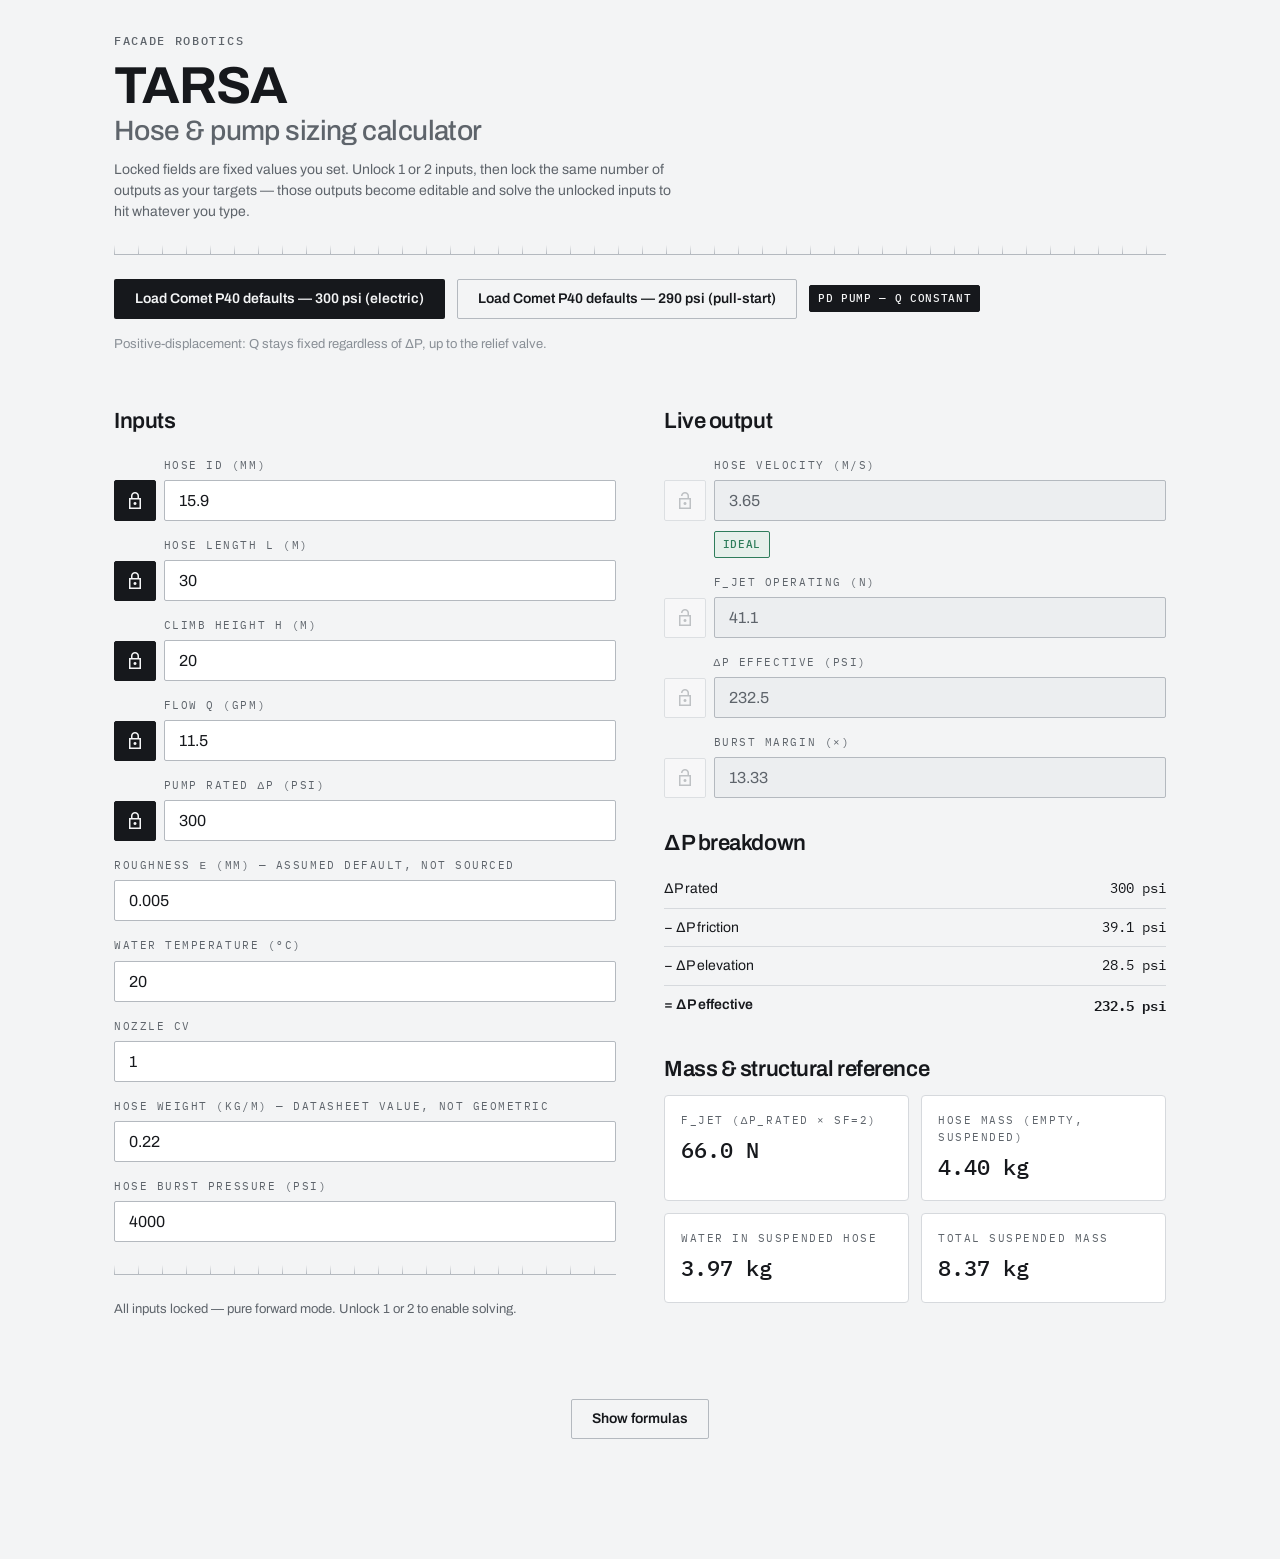
<file: calculator.html>
<!doctype html>
<html lang="en">
<head>
<meta charset="utf-8">
<meta name="viewport" content="width=device-width, initial-scale=1">
<title>TARSA — Hose &amp; Pump Calculator</title>
<link rel="stylesheet" href="colors_and_type.css">
<link rel="stylesheet"
  href="https://fonts.googleapis.com/css2?family=Material+Symbols+Sharp:opsz,wght,FILL,GRAD@24,300,0,-25">
<style>
  body.tarsa { max-width: 1100px; margin: 0 auto; padding: var(--sp-6) var(--sp-5) var(--sp-9); }

  .topbar { display: flex; align-items: center; gap: var(--sp-3); margin-bottom: var(--sp-2); }
  .topbar .material-symbols-sharp { font-size: 22px; color: var(--signal); }

  .presets { display: flex; align-items: center; gap: var(--sp-3); flex-wrap: wrap; margin: var(--sp-5) 0; }

  .grid2 { display: grid; grid-template-columns: 1fr 1fr; gap: var(--sp-7); align-items: start; }
  @media (max-width: 760px) { .grid2 { grid-template-columns: 1fr; } }

  .lockrow { display: flex; align-items: flex-end; gap: var(--sp-2); margin-bottom: var(--sp-4); }
  .field-col { flex: 1; min-width: 0; }
  .field-col input.field { margin: 0; }

  .lock-btn {
    flex: 0 0 auto; width: 2.6rem; height: 2.55rem;
    display: flex; align-items: center; justify-content: center;
    background: var(--surface); border: 1px solid var(--n-300); border-radius: var(--r-1);
    color: var(--fg-2); cursor: pointer; padding: 0;
    transition: background var(--dur-fast) var(--ease), border-color var(--dur-fast) var(--ease),
                color var(--dur-fast) var(--ease);
  }
  .lock-btn:hover:not(:disabled) { background: var(--n-100); border-color: var(--ink); color: var(--ink); }
  .lock-btn.active { background: var(--ink); border-color: var(--ink); color: var(--fg-on-ink); }
  .lock-btn.active:hover { background: #000; }
  .lock-btn:disabled { opacity: 0.35; cursor: not-allowed; }
  .lock-btn .material-symbols-sharp { font-size: 20px; }

  input.field:disabled { background: var(--surface-sunk); color: var(--fg-2); cursor: not-allowed; }

  .plain-field { margin-bottom: var(--sp-4); }

  .status-caption { font-size: var(--fs-caption); color: var(--fg-2); margin: var(--sp-4) 0; }
  .status-caption b { color: var(--ink); }

  .band-row { display: flex; align-items: center; gap: var(--sp-2); margin: -6px 0 var(--sp-4) calc(2.6rem + var(--sp-2)); }

  .dp-table { width: 100%; border-collapse: collapse; font-size: var(--fs-sm); margin-top: var(--sp-3); }
  .dp-table td { padding: 8px 0; border-bottom: 1px solid var(--n-200); }
  .dp-table td:last-child { text-align: right; font-family: var(--font-mono); font-variant-numeric: tabular-nums; }
  .dp-table tr:last-child td { border-bottom: none; font-weight: 600; }
  .dp-table tr.infeasible td { color: var(--signal); }

  .stat-grid { display: grid; grid-template-columns: 1fr 1fr; gap: var(--sp-3); margin-top: var(--sp-3); }
  .stat-card { background: var(--surface); border: var(--bd); border-radius: var(--r-2); padding: var(--sp-4); }
  .stat-card .stat-label { font-family: var(--font-mono); font-size: 11px; letter-spacing: var(--track-eyebrow);
    text-transform: uppercase; color: var(--fg-2); }
  .stat-card .stat-value { font-family: var(--font-mono); font-weight: 500; font-size: 22px;
    font-variant-numeric: tabular-nums; margin-top: 4px; }

  .error-box { color: var(--signal); font-size: var(--fs-sm); margin: var(--sp-2) 0; }

  h4.section-head { margin: var(--sp-6) 0 0; }

  .formulas-toggle-row { display: flex; justify-content: center; margin: var(--sp-8) 0 var(--sp-5); }

  #formulas-panel { border-top: 1px solid var(--n-200); padding-top: var(--sp-6); }
  .legend-grid {
    display: grid; grid-template-columns: repeat(auto-fill, minmax(220px, 1fr));
    gap: var(--sp-2) var(--sp-5); margin: var(--sp-4) 0 var(--sp-6);
  }
  .legend-row { display: flex; gap: 8px; font-size: var(--fs-sm); }
  .legend-sym {
    font-family: var(--font-mono); font-weight: 500; color: var(--ink);
    min-width: 2.4em; flex: 0 0 auto;
  }
  .legend-desc { color: var(--fg-2); }

  .formula-block { margin-bottom: var(--sp-6); }
  .formula-block .step-no {
    font-family: var(--font-mono); font-size: 11px; letter-spacing: var(--track-eyebrow);
    color: var(--signal);
  }
  .formula-block h5 { margin: 2px 0 8px; font-family: var(--font-display); font-weight: 600; font-size: 16px; }
  .formula-eq {
    font-family: var(--font-mono); font-size: 15px; background: var(--surface-sunk);
    border-radius: var(--r-1); padding: 10px 14px; display: inline-block;
    margin: 0 0 6px;
  }
  .formula-note { font-size: var(--fs-caption); color: var(--fg-2); margin: 0; max-width: 70ch; }
</style>
</head>
<body class="tarsa">

<div class="topbar">
  <span class="t-eyebrow">Facade robotics</span>
</div>
<h1 class="t-h1" style="margin:6px 0 0">TARSA</h1>
<h2 class="t-h3" style="margin:2px 0 0;color:var(--fg-2);font-weight:500">Hose &amp; pump sizing calculator</h2>
<p class="t-sm" style="color:var(--fg-2);max-width:70ch;margin-top:var(--sp-3)">
  Locked fields are fixed values you set. Unlock 1 or 2 inputs, then lock the same number of
  outputs as your targets — those outputs become editable and solve the unlocked inputs to hit
  whatever you type.
</p>

<div class="datum" style="margin:var(--sp-5) 0"></div>

<div class="presets">
  <button class="btn btn--primary" id="btn-p40-300">Load Comet P40 defaults — 300 psi (electric)</button>
  <button class="btn btn--outline" id="btn-p40-290">Load Comet P40 defaults — 290 psi (pull-start)</button>
  <span class="tag tag--ink">PD pump — Q constant</span>
</div>
<p class="t-caption" style="color:var(--fg-3);margin-top:-8px">
  Positive-displacement: Q stays fixed regardless of ΔP, up to the relief valve.
</p>

<div class="grid2" style="margin-top:var(--sp-6)">
  <div>
    <h3 class="t-h4">Inputs</h3>

    <div class="lockrow">
      <button class="lock-btn" id="lock-id_m" data-var="id_m"><span class="material-symbols-sharp">lock</span></button>
      <div class="field-col">
        <label class="field-label" for="in-id_mm">Hose ID (mm)</label>
        <input class="field" type="number" id="in-id_mm" step="0.1" min="3" max="50">
      </div>
    </div>

    <div class="lockrow">
      <button class="lock-btn" id="lock-L_m" data-var="L_m"><span class="material-symbols-sharp">lock</span></button>
      <div class="field-col">
        <label class="field-label" for="in-L_m">Hose length L (m)</label>
        <input class="field" type="number" id="in-L_m" step="1" min="1" max="200">
      </div>
    </div>

    <div class="lockrow">
      <button class="lock-btn" id="lock-H_m" data-var="H_m"><span class="material-symbols-sharp">lock</span></button>
      <div class="field-col">
        <label class="field-label" for="in-H_m">Climb height H (m)</label>
        <input class="field" type="number" id="in-H_m" step="1" min="0" max="150">
      </div>
    </div>

    <div class="lockrow">
      <button class="lock-btn" id="lock-Q_m3s" data-var="Q_m3s"><span class="material-symbols-sharp">lock</span></button>
      <div class="field-col">
        <label class="field-label" for="in-Q_gpm">Flow Q (GPM)</label>
        <input class="field" type="number" id="in-Q_gpm" step="0.1" min="0.1" max="200">
      </div>
    </div>

    <div class="lockrow">
      <button class="lock-btn" id="lock-dP_rated_pa" data-var="dP_rated_pa"><span class="material-symbols-sharp">lock</span></button>
      <div class="field-col">
        <label class="field-label" for="in-dP_rated_psi">Pump rated ΔP (psi)</label>
        <input class="field" type="number" id="in-dP_rated_psi" step="1" min="7" max="435">
      </div>
    </div>

    <div class="plain-field">
      <label class="field-label" for="in-roughness_mm">Roughness ε (mm) — assumed default, not sourced</label>
      <input class="field" type="number" id="in-roughness_mm" step="0.001" min="0" max="1">
    </div>
    <div class="plain-field">
      <label class="field-label" for="in-T_c">Water temperature (°C)</label>
      <input class="field" type="number" id="in-T_c" step="1" min="0" max="40">
    </div>
    <div class="plain-field">
      <label class="field-label" for="in-Cv">Nozzle Cv</label>
      <input class="field" type="number" id="in-Cv" step="0.01" min="0.5" max="1">
    </div>
    <div class="plain-field">
      <label class="field-label" for="in-weight_per_m">Hose weight (kg/m) — datasheet value, not geometric</label>
      <input class="field" type="number" id="in-weight_per_m" step="0.01" min="0" max="5">
    </div>
    <div class="plain-field">
      <label class="field-label" for="in-p_burst_psi">Hose burst pressure (psi)</label>
      <input class="field" type="number" id="in-p_burst_psi" step="50" min="0" max="10000">
    </div>

    <div class="datum" style="margin:var(--sp-5) 0"></div>
    <p class="status-caption" id="solve-status"></p>
    <p class="error-box" id="solve-error" hidden></p>
  </div>

  <div>
    <h3 class="t-h4" id="output-head">Live output</h3>

    <div class="lockrow">
      <button class="lock-btn" id="lock-out-v_hose" data-metric="v_hose"><span class="material-symbols-sharp">lock_open</span></button>
      <div class="field-col">
        <label class="field-label" for="out-v_hose">Hose velocity (m/s)</label>
        <input class="field" type="number" id="out-v_hose" step="0.01">
      </div>
    </div>
    <div class="band-row"><span class="tag" id="band-tag"></span></div>

    <div class="lockrow">
      <button class="lock-btn" id="lock-out-F_jet" data-metric="F_jet"><span class="material-symbols-sharp">lock_open</span></button>
      <div class="field-col">
        <label class="field-label" for="out-F_jet">F_jet operating (N)</label>
        <input class="field" type="number" id="out-F_jet" step="0.1">
      </div>
    </div>

    <div class="lockrow">
      <button class="lock-btn" id="lock-out-dP_effective" data-metric="dP_effective"><span class="material-symbols-sharp">lock_open</span></button>
      <div class="field-col">
        <label class="field-label" for="out-dP_effective">ΔP effective (psi)</label>
        <input class="field" type="number" id="out-dP_effective" step="0.1">
      </div>
    </div>
    <p class="t-caption" id="infeasible-tag" style="color:var(--signal);margin:-6px 0 var(--sp-4) calc(2.6rem + var(--sp-2))" hidden></p>

    <div class="lockrow">
      <button class="lock-btn" id="lock-out-burst_margin" data-metric="burst_margin"><span class="material-symbols-sharp">lock_open</span></button>
      <div class="field-col">
        <label class="field-label" for="out-burst_margin">Burst margin (×)</label>
        <input class="field" type="number" id="out-burst_margin" step="0.01">
      </div>
    </div>
    <p class="t-caption" id="burst-tag" style="color:var(--signal);margin:-6px 0 var(--sp-4) calc(2.6rem + var(--sp-2))" hidden></p>

    <h4 class="section-head t-h4">ΔP breakdown</h4>
    <table class="dp-table">
      <tr><td>ΔP rated</td><td id="dp-rated"></td></tr>
      <tr><td>− ΔP friction</td><td id="dp-friction"></td></tr>
      <tr><td>− ΔP elevation</td><td id="dp-elevation"></td></tr>
      <tr id="dp-effective-row"><td>= ΔP effective</td><td id="dp-effective"></td></tr>
    </table>

    <h4 class="section-head t-h4">Mass &amp; structural reference</h4>
    <div class="stat-grid">
      <div class="stat-card"><div class="stat-label">F_jet (ΔP_rated × SF=2)</div><div class="stat-value" id="stat-fjet-structural"></div></div>
      <div class="stat-card"><div class="stat-label">Hose mass (empty, suspended)</div><div class="stat-value" id="stat-hose-mass"></div></div>
      <div class="stat-card"><div class="stat-label">Water in suspended hose</div><div class="stat-value" id="stat-water-mass"></div></div>
      <div class="stat-card"><div class="stat-label">Total suspended mass</div><div class="stat-value" id="stat-total-mass"></div></div>
    </div>
  </div>
</div>

<div class="formulas-toggle-row">
  <button class="btn btn--outline" id="btn-show-formulas" aria-expanded="false" aria-controls="formulas-panel">
    Show formulas
  </button>
</div>

<section id="formulas-panel" hidden>
  <h3 class="t-h3">Formulas used</h3>
  <p class="t-sm" style="color:var(--fg-2);max-width:70ch">
    Every value on this page comes from the chain below, computed in order top to bottom.
    Two steps are solved numerically (a root-finder) rather than a closed-form formula —
    marked where that happens.
  </p>

  <h4 class="section-head t-h4">Symbol legend</h4>
  <div class="legend-grid">
    <div class="legend-row"><span class="legend-sym">ID</span><span class="legend-desc">Hose inner diameter (m)</span></div>
    <div class="legend-row"><span class="legend-sym">L</span><span class="legend-desc">Hose length (m)</span></div>
    <div class="legend-row"><span class="legend-sym">H</span><span class="legend-desc">Vertical climb height (m)</span></div>
    <div class="legend-row"><span class="legend-sym">Q</span><span class="legend-desc">Volumetric flow rate (m&sup3;/s)</span></div>
    <div class="legend-row"><span class="legend-sym">ΔP<sub>rated</sub></span><span class="legend-desc">Pump's rated max pressure (Pa)</span></div>
    <div class="legend-row"><span class="legend-sym">C<sub>v</sub></span><span class="legend-desc">Nozzle velocity coefficient (0&ndash;1)</span></div>
    <div class="legend-row"><span class="legend-sym">ε</span><span class="legend-desc">Hose internal roughness (m)</span></div>
    <div class="legend-row"><span class="legend-sym">T</span><span class="legend-desc">Water temperature (&deg;C)</span></div>
    <div class="legend-row"><span class="legend-sym">ρ</span><span class="legend-desc">Water density, 1000 kg/m&sup3;</span></div>
    <div class="legend-row"><span class="legend-sym">g</span><span class="legend-desc">Gravity, 9.81 m/s&sup2;</span></div>
    <div class="legend-row"><span class="legend-sym">μ</span><span class="legend-desc">Water dynamic viscosity (Pa&middot;s), interpolated vs. T</span></div>
    <div class="legend-row"><span class="legend-sym">Re</span><span class="legend-desc">Reynolds number (dimensionless)</span></div>
    <div class="legend-row"><span class="legend-sym">f</span><span class="legend-desc">Darcy friction factor (dimensionless)</span></div>
    <div class="legend-row"><span class="legend-sym">v<sub>hose</sub></span><span class="legend-desc">Velocity inside the hose (m/s)</span></div>
    <div class="legend-row"><span class="legend-sym">v<sub>exit</sub></span><span class="legend-desc">Nozzle exit velocity (m/s)</span></div>
    <div class="legend-row"><span class="legend-sym">F<sub>jet</sub></span><span class="legend-desc">Jet reaction force (N)</span></div>
    <div class="legend-row"><span class="legend-sym">P<sub>burst</sub></span><span class="legend-desc">Hose burst pressure rating (Pa)</span></div>
    <div class="legend-row"><span class="legend-sym">w</span><span class="legend-desc">Hose weight per length, datasheet value (kg/m)</span></div>
  </div>

  <div class="formula-block">
    <div class="step-no">01</div>
    <h5>Hose cross-sectional area</h5>
    <div class="formula-eq">A = (π / 4) &middot; ID&sup2;</div>
  </div>

  <div class="formula-block">
    <div class="step-no">02</div>
    <h5>Hose velocity</h5>
    <div class="formula-eq">v<sub>hose</sub> = Q / A</div>
  </div>

  <div class="formula-block">
    <div class="step-no">03</div>
    <h5>Reynolds number</h5>
    <div class="formula-eq">Re = ρ &middot; v<sub>hose</sub> &middot; ID / μ</div>
  </div>

  <div class="formula-block">
    <div class="step-no">04</div>
    <h5>Darcy friction factor</h5>
    <div class="formula-eq">Re &lt; 2300 (laminar): &nbsp; f = 64 / Re</div>
    <div class="formula-eq">Re &ge; 2300 (turbulent, Colebrook&ndash;White):<br>
      1 / √f = &minus;2 &middot; log&#8321;&#8320;( ε / (3.7&middot;ID) + 2.51 / (Re&middot;√f) )</div>
    <p class="formula-note">
      Colebrook&ndash;White is implicit in <var>f</var> &mdash; solved numerically (bisection,
      replacing what <code>scipy.optimize.brentq</code> does in the Python reference). The
      Swamee&ndash;Jain explicit formula below is used only to bracket the initial guess, never
      as the final answer:<br>
      f&#8320; = 0.25 / [ log&#8321;&#8320;( ε / (3.7&middot;ID) + 5.74 / Re&#8304;&#8309;&sup9; ) ]&sup2;
    </p>
  </div>

  <div class="formula-block">
    <div class="step-no">05</div>
    <h5>Friction pressure loss (Darcy&ndash;Weisbach)</h5>
    <div class="formula-eq">ΔP<sub>friction</sub> = f &middot; (L / ID) &middot; (ρ &middot; v<sub>hose</sub>&sup2; / 2)</div>
  </div>

  <div class="formula-block">
    <div class="step-no">06</div>
    <h5>Elevation pressure loss</h5>
    <div class="formula-eq">ΔP<sub>elevation</sub> = ρ &middot; g &middot; H</div>
  </div>

  <div class="formula-block">
    <div class="step-no">07</div>
    <h5>Effective pressure at the nozzle</h5>
    <div class="formula-eq">ΔP<sub>effective</sub> = ΔP<sub>rated</sub> &minus; ΔP<sub>friction</sub> &minus; ΔP<sub>elevation</sub></div>
    <p class="formula-note">Flagged infeasible when ΔP<sub>effective</sub> &le; 0 &mdash; the pump cannot overcome the losses at all.</p>
  </div>

  <div class="formula-block">
    <div class="step-no">08</div>
    <h5>Nozzle exit velocity (Torricelli / orifice equation)</h5>
    <div class="formula-eq">v<sub>exit</sub> = C<sub>v</sub> &middot; √(2 &middot; ΔP<sub>effective</sub> / ρ)</div>
  </div>

  <div class="formula-block">
    <div class="step-no">09</div>
    <h5>Jet reaction force (momentum flux)</h5>
    <div class="formula-eq">F<sub>jet</sub> = ρ &middot; Q &middot; v<sub>exit</sub></div>
    <p class="formula-note">
      The "structural reference" value uses the same formula with v<sub>exit</sub> evaluated at
      2&middot;ΔP<sub>rated</sub> (safety factor 2 on the rated pressure, not on ΔP<sub>effective</sub>)
      &mdash; the worst-case number the hardware must survive, not the operating value.
    </p>
  </div>

  <div class="formula-block">
    <div class="step-no">10</div>
    <h5>Burst margin</h5>
    <div class="formula-eq">burst margin = P<sub>burst</sub> / ΔP<sub>rated</sub></div>
    <p class="formula-note">Flagged red if below the team's SF = 2 convention.</p>
  </div>

  <div class="formula-block">
    <div class="step-no">11</div>
    <h5>Hose mass</h5>
    <div class="formula-eq">hose mass = w &middot; H</div>
    <p class="formula-note">
      w is a direct datasheet value, never computed from ID/OD/material density &mdash; real hose
      weight includes braid/reinforcement mass a wall-volume calculation would miss. Uses
      <b>H</b> (climb height), not L: the hose hangs straight from a ground-based reel up to the
      robot, so only the suspended, vertical portion loads the cables &mdash; any slack beyond H
      sits coiled at the base and isn't part of the carried load.
    </p>
  </div>

  <div class="formula-block">
    <div class="step-no">12</div>
    <h5>Water mass inside the hose</h5>
    <div class="formula-eq">water mass = ρ &middot; A &middot; H</div>
    <p class="formula-note">Same H-not-L reasoning as hose mass above. Kept separate from hose mass on purpose &mdash; "total suspended mass" below is the sum of both, relevant for what the robot's cable actually has to carry.</p>
  </div>

  <div class="formula-block">
    <div class="step-no">13</div>
    <h5>Total suspended mass</h5>
    <div class="formula-eq">total = hose mass + water mass</div>
  </div>

  <div class="formula-block">
    <div class="step-no">14</div>
    <h5>Water viscosity vs. temperature</h5>
    <div class="formula-eq">μ(T) &mdash; linear interpolation over reference values at 0, 10, 20, 30, 40 &deg;C</div>
    <p class="formula-note">Standard CRC reference data, not a fitted curve.</p>
  </div>

  <div class="formula-block">
    <div class="step-no">15</div>
    <h5>Solve mode &mdash; 1 target</h5>
    <p class="formula-note">
      When you lock one output as the target, the one unlocked input is varied by the same
      bisection root-finder until the target metric above matches what you typed &mdash; i.e.
      it numerically inverts steps 01&ndash;13 rather than using a separate formula.
    </p>
  </div>

  <div class="formula-block">
    <div class="step-no">16</div>
    <h5>Solve mode &mdash; 2 simultaneous targets</h5>
    <p class="formula-note">
      With 2 inputs unlocked and 2 outputs locked, this becomes a 2&times;2 nonlinear system
      (2 unknowns, 2 equations). Rather than a multi-dimensional Newton solve, it's nested
      bisection: one variable is bisected on the outside; for each candidate value, the other
      variable is solved exactly (the same 1-target method above) to hit its own target; the
      outer bisection then drives its own target to zero too. Not every combination of 2
      unlocked inputs and 2 target outputs has a solution &mdash; e.g. burst margin depends only
      on pump rated &Delta;P among the 5 lockable inputs, so targeting it while that input stays
      locked is genuinely infeasible, not a solver bug.
    </p>
  </div>
</section>

<script src="calc.js"></script>
<script>
const calc = window.TarsaCalc;

const PSI_TO_PA = 6894.757293168361;
const GAL_TO_M3 = 0.003785411784; // exact US liquid gallon, m^3
const psiToPa = (x) => x * PSI_TO_PA;
const paToPsi = (x) => x / PSI_TO_PA;
const gpmToM3s = (x) => (x * GAL_TO_M3) / 60.0;
const m3sToGpm = (x) => (x * 60.0) / GAL_TO_M3;
const mmToM = (x) => x / 1000.0;
const mToMm = (x) => x * 1000.0;

const INPUT_VARS = ["id_m", "L_m", "H_m", "Q_m3s", "dP_rated_pa"];
const METRIC_KEYS = ["v_hose", "F_jet", "dP_effective", "burst_margin"];

// var (calc.py-style key) -> DOM id / unit conversion, mirroring app.py's SOLVABLE dict
const SOLVABLE = {
  id_m: { elId: "in-id_mm", toCalc: mmToM, fromCalc: mToMm, label: "Hose ID (mm)" },
  L_m: { elId: "in-L_m", toCalc: (x) => x, fromCalc: (x) => x, label: "Hose length L (m)" },
  H_m: { elId: "in-H_m", toCalc: (x) => x, fromCalc: (x) => x, label: "Climb height H (m)" },
  Q_m3s: { elId: "in-Q_gpm", toCalc: gpmToM3s, fromCalc: m3sToGpm, label: "Flow Q (GPM)" },
  dP_rated_pa: { elId: "in-dP_rated_psi", toCalc: psiToPa, fromCalc: paToPsi, label: "Pump rated ΔP (psi)" },
};

const METRIC_META = {
  v_hose: { elId: "out-v_hose", toDisp: (x) => x, toCalc: (x) => x, fmt: (x) => x.toFixed(2) },
  F_jet: { elId: "out-F_jet", toDisp: (x) => x, toCalc: (x) => x, fmt: (x) => x.toFixed(1) },
  dP_effective: { elId: "out-dP_effective", toDisp: paToPsi, toCalc: psiToPa, fmt: (x) => x.toFixed(1) },
  burst_margin: { elId: "out-burst_margin", toDisp: (x) => x, toCalc: (x) => x, fmt: (x) => x.toFixed(2) },
};

const BAND_TAG = { ideal: "clean", acceptable: "soiled", erosion_risk: "fault" };
const BAND_LABEL = { ideal: "Ideal", acceptable: "Acceptable", erosion_risk: "Erosion risk" };

const MAX_SIMULTANEOUS_TARGETS = 2;

const state = {
  id_mm: 15.9, L_m: 30.0, H_m: 20.0, Q_gpm: 11.5, dP_rated_psi: 300.0,
  roughness_mm: 0.005, T_c: 20.0, Cv: 1.0, weight_per_m: 0.22, p_burst_psi: 4000.0,
  locks: { id_m: true, L_m: true, H_m: true, Q_m3s: true, dP_rated_pa: true },
  activeTargets: [], // 0-2 metric keys, up to MAX_SIMULTANEOUS_TARGETS
  solveError: null,
  uiMessage: null,
};

function getCalcInputs() {
  return {
    id_m: mmToM(state.id_mm),
    L_m: state.L_m,
    H_m: state.H_m,
    Q_m3s: gpmToM3s(state.Q_gpm),
    dP_rated_pa: psiToPa(state.dP_rated_psi),
    Cv: state.Cv,
    roughness_m: mmToM(state.roughness_mm),
    T_celsius: state.T_c,
    weight_per_m: state.weight_per_m,
    p_burst_pa: psiToPa(state.p_burst_psi),
  };
}

function toggleInputLock(varName) {
  state.uiMessage = null;
  if (state.locks[varName]) {
    // trying to unlock
    const currentlyUnlocked = INPUT_VARS.filter((v) => !state.locks[v]);
    if (currentlyUnlocked.length >= MAX_SIMULTANEOUS_TARGETS) {
      state.uiMessage = `Re-lock an input first — at most ${MAX_SIMULTANEOUS_TARGETS} can be unlocked at once.`;
      render();
      return;
    }
    state.locks[varName] = false;
  } else {
    state.locks[varName] = true;
  }
  // trim active targets to fit whatever the new unlocked count allows
  const unlockedCount = INPUT_VARS.filter((v) => !state.locks[v]).length;
  if (state.activeTargets.length > unlockedCount) {
    state.activeTargets = state.activeTargets.slice(0, unlockedCount);
  }
  state.solveError = null;
  render();
}

function toggleOutputLock(metricKey) {
  state.uiMessage = null;
  const unlockedCount = INPUT_VARS.filter((v) => !state.locks[v]).length;
  if (unlockedCount === 0) return; // button should already be disabled

  const idx = state.activeTargets.indexOf(metricKey);
  if (idx !== -1) {
    state.activeTargets.splice(idx, 1);
  } else {
    if (state.activeTargets.length >= unlockedCount) {
      state.uiMessage = `Only ${unlockedCount} target${unlockedCount > 1 ? "s" : ""} can be ` +
        `locked while ${unlockedCount} input${unlockedCount > 1 ? "s are" : " is"} unlocked.`;
      render();
      return;
    }
    state.activeTargets.push(metricKey);
  }
  state.solveError = null;
  render();
}

function loadP40Defaults(psi) {
  state.Q_gpm = 11.5;
  state.dP_rated_psi = psi;
  render();
}

/**
 * Reads whatever's currently typed into the active target field(s) and
 * solves the matching unlocked input(s). No-ops if the active-target count
 * doesn't yet match the unlocked-input count (e.g. only 1 of 2 needed
 * targets has been locked so far) — nothing to solve until both are set.
 */
function solveFromActiveTargets() {
  const unlockedVars = INPUT_VARS.filter((v) => !state.locks[v]);
  const targets = state.activeTargets;
  if (unlockedVars.length === 0 || targets.length !== unlockedVars.length) return;

  const fixedInputs = getCalcInputs();

  const readTarget = (metricKey) => {
    const meta = METRIC_META[metricKey];
    const raw = parseFloat(document.getElementById(meta.elId).value);
    return Number.isNaN(raw) ? null : meta.toCalc(raw);
  };

  if (targets.length === 1) {
    const [metricKey] = targets;
    const targetCalc = readTarget(metricKey);
    if (targetCalc === null) return;
    try {
      const result = calc.solveFor(unlockedVars[0], metricKey, targetCalc, fixedInputs);
      setInputStateFromCalc(unlockedVars[0], result);
      state.solveError = null;
    } catch (e) {
      state.solveError = e.message;
    }
  } else if (targets.length === 2) {
    const [metricA, metricB] = targets;
    const targetA = readTarget(metricA);
    const targetB = readTarget(metricB);
    if (targetA === null || targetB === null) return;
    const [varA, varB] = unlockedVars;
    try {
      const result = calc.solveFor2(varA, varB, metricA, targetA, metricB, targetB, fixedInputs);
      setInputStateFromCalc(varA, result[varA]);
      setInputStateFromCalc(varB, result[varB]);
      state.solveError = null;
    } catch (e) {
      state.solveError = e.message;
    }
  }
  render();
}

function setInputStateFromCalc(varName, calcValue) {
  const meta = SOLVABLE[varName];
  const dispValue = meta.fromCalc(calcValue);
  switch (varName) {
    case "id_m": state.id_mm = dispValue; break;
    case "L_m": state.L_m = dispValue; break;
    case "H_m": state.H_m = dispValue; break;
    case "Q_m3s": state.Q_gpm = dispValue; break;
    case "dP_rated_pa": state.dP_rated_psi = dispValue; break;
  }
}

function bindPlainInput(elId, stateKey) {
  const el = document.getElementById(elId);
  el.addEventListener("input", () => {
    const v = parseFloat(el.value);
    if (!Number.isNaN(v)) {
      state[stateKey] = v;
      render();
    }
  });
}

function render() {
  const unlocked = INPUT_VARS.filter((v) => !state.locks[v]);
  const unlockedCount = unlocked.length;
  const solving = unlockedCount > 0;
  const ready = state.activeTargets.length === unlockedCount && unlockedCount > 0;

  // --- input lock buttons + field enable state ---
  for (const v of INPUT_VARS) {
    const btn = document.getElementById(`lock-${v}`);
    const locked = state.locks[v];
    btn.classList.toggle("active", locked);
    btn.querySelector(".material-symbols-sharp").textContent = locked ? "lock" : "lock_open";
    btn.title = locked
      ? "Locked — fixed value. Click to unlock and include it as an unknown."
      : "Unlocked — being solved for. Click to lock it again.";
    const input = document.getElementById(SOLVABLE[v].elId);
    input.disabled = !locked;
  }

  // --- status caption ---
  const statusEl = document.getElementById("solve-status");
  const unlockedLabels = unlocked.map((v) => SOLVABLE[v].label);
  if (state.uiMessage) {
    statusEl.textContent = state.uiMessage;
  } else if (!solving) {
    statusEl.textContent = "All inputs locked — pure forward mode. Unlock 1 or 2 to enable solving.";
  } else if (!ready) {
    statusEl.innerHTML = `${unlockedCount} input${unlockedCount > 1 ? "s" : ""} unlocked ` +
      `(<b>${unlockedLabels.join(", ")}</b>) — lock ${unlockedCount} output` +
      `${unlockedCount > 1 ? "s" : ""} as target${unlockedCount > 1 ? "s" : ""} to solve.`;
  } else {
    statusEl.innerHTML = `Solving for <b>${unlockedLabels.join(" and ")}</b> — edit a locked target to update ${unlockedCount > 1 ? "them" : "it"}.`;
  }

  const errEl = document.getElementById("solve-error");
  if (state.solveError) {
    errEl.hidden = false;
    errEl.textContent = state.solveError;
  } else {
    errEl.hidden = true;
  }

  // --- compute live result ---
  const inputs = getCalcInputs();
  const result = calc.forwardSolve(inputs);

  // sync locked input display values (in case a solve changed them)
  document.getElementById("in-id_mm").value = state.id_mm;
  document.getElementById("in-L_m").value = state.L_m;
  document.getElementById("in-H_m").value = state.H_m;
  document.getElementById("in-Q_gpm").value = state.Q_gpm;
  document.getElementById("in-dP_rated_psi").value = state.dP_rated_psi;
  document.getElementById("in-roughness_mm").value = state.roughness_mm;
  document.getElementById("in-T_c").value = state.T_c;
  document.getElementById("in-Cv").value = state.Cv;
  document.getElementById("in-weight_per_m").value = state.weight_per_m;
  document.getElementById("in-p_burst_psi").value = state.p_burst_psi;

  document.getElementById("output-head").textContent = solving ? "Targets" : "Live output";

  // --- output rows ---
  for (const metricKey of METRIC_KEYS) {
    const meta = METRIC_META[metricKey];
    const btn = document.getElementById(`lock-out-${metricKey}`);
    const input = document.getElementById(meta.elId);
    const isActive = state.activeTargets.includes(metricKey);

    btn.disabled = !solving;
    btn.classList.toggle("active", isActive);
    btn.querySelector(".material-symbols-sharp").textContent = isActive ? "lock" : "lock_open";
    btn.title = isActive
      ? "Active target — editable, drives the solve."
      : solving
      ? `Click to make this an active target (up to ${unlockedCount}).`
      : "Unlock 1 or 2 inputs to enable.";

    input.disabled = !isActive;
    if (!isActive) {
      input.value = meta.fmt(meta.toDisp(result[metricKey]));
    }
    // when active, leave the field's current typed value alone (don't
    // clobber what the user is typing) — it's only re-seeded when it
    // becomes inactive again.
  }

  // --- velocity band tag ---
  const bandTag = document.getElementById("band-tag");
  const band = result.velocity_band;
  bandTag.className = `tag tag--${BAND_TAG[band]}`;
  bandTag.textContent = BAND_LABEL[band];

  // --- infeasible / burst tags ---
  const infeasibleTag = document.getElementById("infeasible-tag");
  infeasibleTag.hidden = result.feasible;
  infeasibleTag.textContent = "Infeasible — pump cannot overcome losses";

  const burstTag = document.getElementById("burst-tag");
  burstTag.hidden = result.burst_pass;
  burstTag.textContent = "Below SF=2";

  // --- ΔP breakdown table ---
  document.getElementById("dp-rated").textContent = `${(inputs.dP_rated_pa / PSI_TO_PA).toFixed(0)} psi`;
  document.getElementById("dp-friction").textContent = `${(result.dP_friction / PSI_TO_PA).toFixed(1)} psi`;
  document.getElementById("dp-elevation").textContent = `${(result.dP_elevation / PSI_TO_PA).toFixed(1)} psi`;
  document.getElementById("dp-effective").textContent = `${(result.dP_effective / PSI_TO_PA).toFixed(1)} psi`;
  document.getElementById("dp-effective-row").classList.toggle("infeasible", !result.feasible);

  // --- mass / structural stats ---
  document.getElementById("stat-fjet-structural").textContent = `${result.F_jet_structural.toFixed(1)} N`;
  document.getElementById("stat-hose-mass").textContent = `${result.hose_mass.toFixed(2)} kg`;
  document.getElementById("stat-water-mass").textContent = `${result.water_mass.toFixed(2)} kg`;
  document.getElementById("stat-total-mass").textContent = `${result.total_suspended_mass.toFixed(2)} kg`;
}

// --- wire up events ---
for (const v of INPUT_VARS) {
  document.getElementById(`lock-${v}`).addEventListener("click", () => toggleInputLock(v));
}
for (const metricKey of METRIC_KEYS) {
  document.getElementById(`lock-out-${metricKey}`).addEventListener("click", () => toggleOutputLock(metricKey));
}

bindPlainInput("in-id_mm", "id_mm");
bindPlainInput("in-L_m", "L_m");
bindPlainInput("in-H_m", "H_m");
bindPlainInput("in-Q_gpm", "Q_gpm");
bindPlainInput("in-dP_rated_psi", "dP_rated_psi");
bindPlainInput("in-roughness_mm", "roughness_mm");
bindPlainInput("in-T_c", "T_c");
bindPlainInput("in-Cv", "Cv");
bindPlainInput("in-weight_per_m", "weight_per_m");
bindPlainInput("in-p_burst_psi", "p_burst_psi");

for (const metricKey of METRIC_KEYS) {
  const meta = METRIC_META[metricKey];
  document.getElementById(meta.elId).addEventListener("change", () => {
    // Disabled fields never fire user-driven "change" events, so reaching
    // here means this field is currently an active target.
    solveFromActiveTargets();
  });
}

document.getElementById("btn-p40-300").addEventListener("click", () => loadP40Defaults(300.0));
document.getElementById("btn-p40-290").addEventListener("click", () => loadP40Defaults(290.0));

const formulasBtn = document.getElementById("btn-show-formulas");
const formulasPanel = document.getElementById("formulas-panel");
formulasBtn.addEventListener("click", () => {
  const willShow = formulasPanel.hidden;
  formulasPanel.hidden = !willShow;
  formulasBtn.textContent = willShow ? "Hide formulas" : "Show formulas";
  formulasBtn.setAttribute("aria-expanded", String(willShow));
  if (willShow) formulasPanel.scrollIntoView?.({ behavior: "smooth", block: "start" });
});

render();
</script>

</body>
</html>
</file>
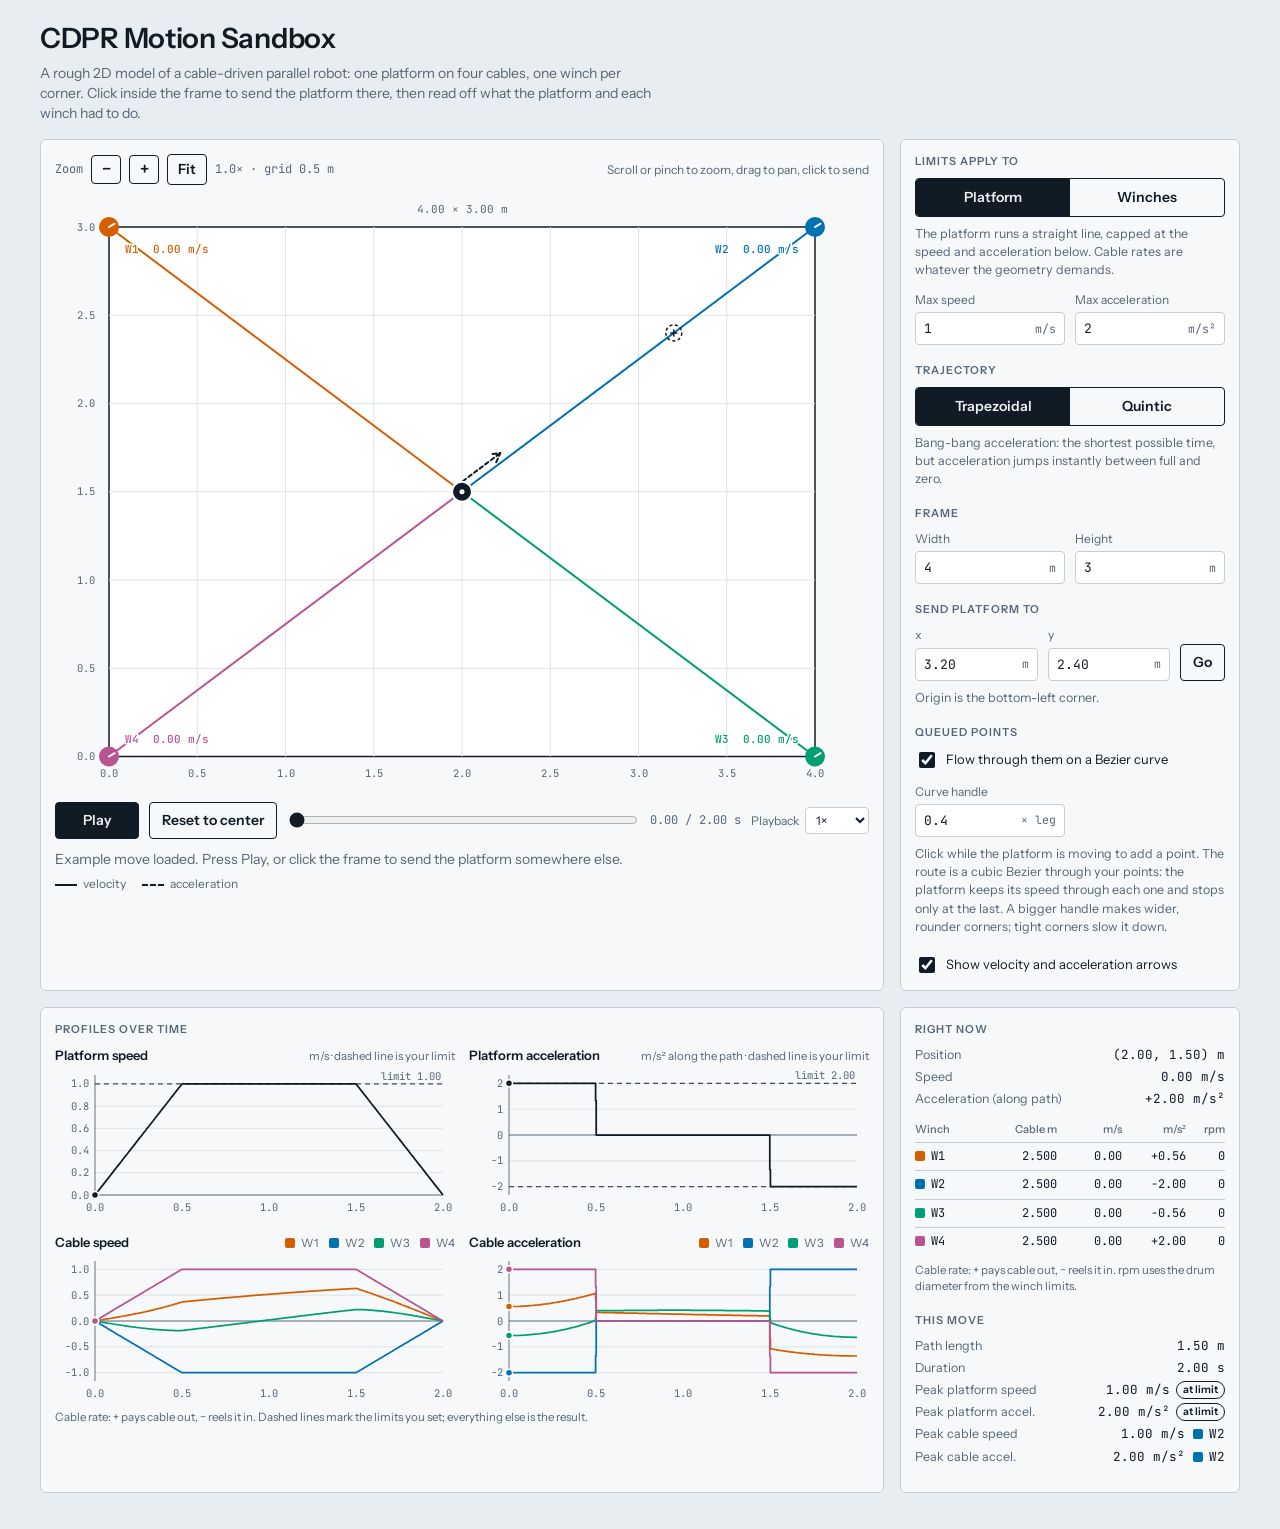
<file: cdpr-sandbox.html>
<!doctype html>
<html lang="en">
<head>
<meta charset="utf-8">
<meta name="viewport" content="width=device-width, initial-scale=1, viewport-fit=cover">
<meta name="color-scheme" content="light dark">
<title>CDPR Motion Sandbox</title>
<link rel="preconnect" href="https://fonts.googleapis.com">
<link rel="preconnect" href="https://fonts.gstatic.com" crossorigin>
<link rel="stylesheet" href="https://fonts.googleapis.com/css2?family=Instrument+Sans:wght@400;500;600&family=JetBrains+Mono:wght@400;500&display=swap">
<style>
/* Layout: drafting-sheet frame (left) with transport underneath, controls (right); plots and live readout on the second row. */
:root{
  --bg:#E8EDF1; --panel:#F6F8FA; --field:#FFFFFF; --ink:#101B26; --muted:#566676; --line:#C4CED7; --grid:#DCE3E9;
  --w1:#D55E00; --w2:#0072B2; --w3:#009E73; --w4:#B8548F; --focus:#1B6FD6; --bad:#B3261E;
  --font-ui:"Instrument Sans",system-ui,-apple-system,"Segoe UI",Roboto,sans-serif;
  --font-num:"JetBrains Mono",ui-monospace,"SF Mono",Menlo,Consolas,monospace;
}
@media (prefers-color-scheme: dark){
  :root:not([data-theme="light"]){
    --bg:#0D141B; --panel:#151F29; --field:#0F1A23; --ink:#E7EEF4; --muted:#92A3B2; --line:#2B3947; --grid:#1D2934;
    --w1:#FF8A3D; --w2:#56B4E9; --w3:#2FD0A0; --w4:#E58FC0; --focus:#6FA8FF; --bad:#FF8A80; color-scheme:dark;
  }
}
:root[data-theme="dark"]{
  --bg:#0D141B; --panel:#151F29; --field:#0F1A23; --ink:#E7EEF4; --muted:#92A3B2; --line:#2B3947; --grid:#1D2934;
  --w1:#FF8A3D; --w2:#56B4E9; --w3:#2FD0A0; --w4:#E58FC0; --focus:#6FA8FF; --bad:#FF8A80; color-scheme:dark;
}
*,*::before,*::after{box-sizing:border-box}
[hidden]{display:none!important}
html{color-scheme:light}
body{margin:0;background:var(--bg);color:var(--ink);font-family:var(--font-ui);font-size:14px;line-height:1.45;
  padding-block:18px 36px;
  padding-left:max(16px,env(safe-area-inset-left,0px));
  padding-right:max(16px,env(safe-area-inset-right,0px))}
.wrap{max-width:1200px;margin:0 auto}
h1{font-size:clamp(22px,3vw,28px);font-weight:600;letter-spacing:-.01em;margin:0 0 4px;text-wrap:balance}
.lede{margin:0 0 16px;color:var(--muted);max-width:68ch}
h2{font-size:11px;font-weight:600;letter-spacing:.09em;text-transform:uppercase;color:var(--muted);margin:0 0 8px}
.panel{background:var(--panel);border:1px solid var(--line);border-radius:6px;padding:14px;min-width:0}
.grid{display:grid;gap:16px;grid-template-columns:minmax(0,1fr);
  grid-template-areas:"stage" "controls" "readout" "plots"}
.stage{grid-area:stage}.controls{grid-area:controls}.readout{grid-area:readout}.plotsPanel{grid-area:plots}
@media (min-width:1000px){
  .grid{grid-template-columns:minmax(0,1fr) 340px;grid-template-areas:"stage controls" "plots readout"}
}
@media (max-width:520px){.panel{padding:10px}}

#stageWrap{width:100%}
#stage{display:block;cursor:crosshair;touch-action:manipulation;user-select:none;-webkit-user-select:none}
.frame{fill:var(--field);stroke:var(--ink);stroke-width:1.5}
.gl{stroke:var(--grid);stroke-width:1}
.tk{fill:var(--muted);font-family:var(--font-num);font-size:10.5px}
.cap{fill:var(--muted);font-family:var(--font-num);font-size:11px;text-anchor:middle}
.pathL{stroke:var(--muted);stroke-width:1.25;stroke-dasharray:5 4;fill:none}
.progL{stroke:var(--ink);stroke-width:1.5;fill:none}
.c0{--c:var(--w1)}.c1{--c:var(--w2)}.c2{--c:var(--w3)}.c3{--c:var(--w4)}.cink{--c:var(--ink)}
.cable{stroke:var(--c);stroke-width:2;fill:none;stroke-linecap:round}
.drum{fill:var(--c)}
.spoke{stroke:var(--field);stroke-width:2;stroke-linecap:round}
.wlab{fill:var(--c);font-family:var(--font-num);font-size:11px;font-weight:500;paint-order:stroke;stroke:var(--field);stroke-width:3;stroke-linejoin:round}
.robot{fill:var(--ink);stroke:var(--field);stroke-width:2}
.robotDot{fill:var(--field)}
.tgtC{fill:none;stroke:var(--ink);stroke-width:1.5;stroke-dasharray:3 2.5}
.tgtX{stroke:var(--ink);stroke-width:1.5}
.qC{fill:var(--field);stroke:var(--muted);stroke-width:1.25}
.qT{fill:var(--muted);font-family:var(--font-num);font-size:9.5px;text-anchor:middle}
.arrV{stroke:var(--ink);stroke-width:2.5;fill:none;stroke-linecap:round;stroke-linejoin:round}
.arrA{stroke:var(--ink);stroke-width:2;fill:none;stroke-dasharray:4 3;stroke-linecap:round;stroke-linejoin:round}

.transport{display:flex;flex-wrap:wrap;gap:8px 10px;align-items:center;margin-top:10px}
.btn{font:inherit;font-weight:600;padding:7px 12px;border-radius:4px;border:1px solid var(--ink);background:transparent;color:var(--ink);cursor:pointer;min-width:0}
.btn.primary{background:var(--ink);color:var(--bg);min-width:84px}
.btn:hover{opacity:.88}
.btn:focus-visible,input:focus-visible,select:focus-visible{outline:2px solid var(--focus);outline-offset:2px}
.scrub{flex:1 1 150px;min-width:110px;accent-color:var(--ink)}
.tnum{font-family:var(--font-num);font-variant-numeric:tabular-nums;font-size:12px;color:var(--muted)}
.rate{display:flex;align-items:center;gap:6px;font-size:12px;color:var(--muted)}
select{font:inherit;font-size:12px;background:var(--field);color:var(--ink);border:1px solid var(--line);border-radius:4px;padding:4px 6px}
.status{margin:10px 0 0;color:var(--muted);min-height:1.45em}
.keys{display:flex;gap:16px;margin-top:6px;font-size:12px;color:var(--muted)}
.keys i{display:inline-block;width:22px;vertical-align:middle;margin-right:6px}
.kv{border-top:2.5px solid var(--ink)}.ka{border-top:2px dashed var(--ink)}

.controls section+section{margin-top:18px}
.seg{position:relative;display:grid;grid-template-columns:1fr 1fr;border:1px solid var(--ink);border-radius:4px;overflow:hidden}
.seg input{position:absolute;opacity:0;pointer-events:none}
.seg label{padding:8px 10px;text-align:center;cursor:pointer;font-weight:600}
.seg input:checked+label{background:var(--ink);color:var(--bg)}
.seg input:focus-visible+label{outline:2px solid var(--focus);outline-offset:-3px}
.hint{margin:8px 0 0;font-size:12.5px;color:var(--muted)}
.fields{display:grid;grid-template-columns:1fr 1fr;gap:10px;margin-top:12px}
.f{display:flex;flex-direction:column;gap:4px;min-width:0}
.f>span{font-size:12px;color:var(--muted)}
.inp{display:flex;align-items:center;border:1px solid var(--line);background:var(--field);border-radius:4px;padding-right:8px;min-width:0}
.inp input{flex:1;min-width:0;width:100%;border:0;background:transparent;color:var(--ink);font-family:var(--font-num);font-size:13px;padding:7px 8px}
.inp input:focus-visible{outline:none}
.inp:focus-within{border-color:var(--ink);box-shadow:0 0 0 1px var(--ink)}
.inp i{font-style:normal;color:var(--muted);font-size:11.5px;font-family:var(--font-num)}
.inp.bad{border-color:var(--bad)}
.goRow{display:grid;grid-template-columns:1fr 1fr auto;gap:10px;align-items:end}
.chk{display:flex;gap:8px;align-items:center;font-size:13px;cursor:pointer}
.chk input{accent-color:var(--ink);width:16px;height:16px}

.kvl{display:grid;grid-template-columns:auto 1fr;gap:4px 12px;margin:0 0 12px}
.kvl dt{color:var(--muted);font-size:12.5px}
.kvl dd{margin:0;text-align:right;font-family:var(--font-num);font-size:12.5px;font-variant-numeric:tabular-nums}
table.wt{width:100%;border-collapse:collapse;font-family:var(--font-num);font-size:12px;font-variant-numeric:tabular-nums}
.wt th{font-weight:500;color:var(--muted);text-align:right;padding:2px 0 4px;font-family:var(--font-ui);font-size:11px}
.wt td{padding:5px 0;text-align:right;border-top:1px solid var(--line);white-space:nowrap}
.wt th:first-child,.wt td:first-child{text-align:left}
.sw{display:inline-block;width:10px;height:10px;border-radius:2px;background:var(--c);margin-right:6px;vertical-align:-1px}
.note{font-size:11.5px;color:var(--muted);margin:6px 0 0}
.readout h2:not(:first-child){margin-top:18px}
.pill{display:inline-block;margin-left:6px;padding:0 6px;border-radius:9px;border:1px solid var(--ink);font-family:var(--font-ui);font-size:10.5px;font-weight:600;line-height:16px;vertical-align:1px}

.plotgrid{display:grid;grid-template-columns:repeat(auto-fit,minmax(280px,1fr));gap:16px 14px}
.plot{min-width:0}
.ph{display:flex;flex-wrap:wrap;justify-content:space-between;align-items:baseline;gap:2px 10px;margin-bottom:2px}
.ph h3{font-size:13px;font-weight:600;margin:0}
.ph .u{font-size:11.5px;color:var(--muted)}
.legend{display:flex;gap:10px;font-size:11.5px;color:var(--muted)}
.pbody svg{display:block;width:100%;height:auto}
.pg{stroke:var(--grid);stroke-width:1}
.pz{stroke:var(--muted);stroke-width:1}
.ser{fill:none;stroke:var(--c);stroke-width:1.75;stroke-linejoin:round}
.lim{stroke:var(--ink);stroke-width:1.25;stroke-dasharray:5 4;opacity:.75}
.cur{stroke:var(--ink);stroke-width:1;opacity:.6}
.dot{fill:var(--c);stroke:var(--field);stroke-width:1.5}

.viewbar{display:flex;flex-wrap:wrap;align-items:center;gap:8px 8px;margin-bottom:8px}
.btn.sq{padding:3px 0;width:30px;font-size:17px;line-height:1.2}
.btn.sm{padding:4px 10px}
.vhint{font-size:12px;color:var(--muted);margin-left:auto}
.cmuted{--c:var(--muted)}
</style>
</head>
<body>
<div class="wrap">
<header>
  <h1>CDPR Motion Sandbox</h1>
  <p class="lede">A rough 2D model of a cable-driven parallel robot: one platform on four cables, one winch per corner. Click inside the frame to send the platform there, then read off what the platform and each winch had to do.</p>
</header>

<main class="grid">
  <section class="panel stage" aria-label="Workspace">
    <div class="viewbar">
      <span class="tnum">Zoom</span>
      <button id="btnZoomOut" class="btn sq" type="button" aria-label="Zoom out">−</button>
      <button id="btnZoomIn" class="btn sq" type="button" aria-label="Zoom in">+</button>
      <button id="btnFit" class="btn sm" type="button">Fit</button>
      <span id="zoomRead" class="tnum">1.0×</span>
      <span class="vhint">Scroll or pinch to zoom, drag to pan, click to send</span>
    </div>
    <div id="stageWrap"><svg id="stage" role="img" aria-label="Workspace frame with four cables. Click to move the platform; or use the target fields."></svg></div>
    <div class="transport">
      <button id="btnPlay" class="btn primary" type="button">Play</button>
      <button id="btnCenter" class="btn" type="button">Reset to center</button>
      <input id="scrub" class="scrub" type="range" min="0" max="1000" value="0" aria-label="Move progress">
      <span id="tRead" class="tnum">0.00 / 0.00 s</span>
      <label class="rate">Playback
        <select id="rate"><option value="0.25">0.25×</option><option value="0.5">0.5×</option><option value="1" selected>1×</option><option value="2">2×</option></select>
      </label>
    </div>
    <p class="status" id="status" aria-live="polite"></p>
    <div class="keys" id="keys"><span><i class="kv"></i>velocity</span><span><i class="ka"></i>acceleration</span></div>
  </section>

  <section class="panel controls" aria-label="Controls">
    <section>
      <h2>Limits apply to</h2>
      <div class="seg" role="radiogroup" aria-label="Limit mode">
        <input type="radio" name="mode" id="modeCart" value="cart" checked><label for="modeCart">Platform</label>
        <input type="radio" name="mode" id="modeWinch" value="winch"><label for="modeWinch">Winches</label>
      </div>
      <p class="hint" id="modeHint"></p>
      <div class="fields" id="cartFields">
        <label class="f"><span>Max speed</span><span class="inp"><input id="cv" type="number" inputmode="decimal" step="0.1" value="1"><i>m/s</i></span></label>
        <label class="f"><span>Max acceleration</span><span class="inp"><input id="ca" type="number" inputmode="decimal" step="0.1" value="2"><i>m/s²</i></span></label>
      </div>
      <div class="fields" id="winchFields" hidden>
        <label class="f"><span>Max cable speed</span><span class="inp"><input id="wv" type="number" inputmode="decimal" step="0.1" value="0.5"><i>m/s</i></span></label>
        <label class="f"><span>Max cable accel.</span><span class="inp"><input id="wa" type="number" inputmode="decimal" step="0.1" value="1.5"><i>m/s²</i></span></label>
        <label class="f"><span>Drum diameter</span><span class="inp"><input id="wd" type="number" inputmode="decimal" step="1" value="50"><i>mm</i></span></label>
      </div>
    </section>
    <section>
      <h2>Trajectory</h2>
      <div class="seg" role="radiogroup" aria-label="Trajectory type">
        <input type="radio" name="traj" id="trajTrap" value="trap" checked><label for="trajTrap">Trapezoidal</label>
        <input type="radio" name="traj" id="trajQuin" value="quintic"><label for="trajQuin">Quintic</label>
      </div>
      <p class="hint" id="trajHint"></p>
      <label class="chk" id="cruiseRow" style="margin-top:10px"><input id="cruise" type="checkbox" checked>Cruise at max speed when it helps</label>
    </section>
    <section>
      <h2>Frame</h2>
      <div class="fields" style="margin-top:0">
        <label class="f"><span>Width</span><span class="inp"><input id="fw" type="number" inputmode="decimal" step="0.1" value="4"><i>m</i></span></label>
        <label class="f"><span>Height</span><span class="inp"><input id="fh" type="number" inputmode="decimal" step="0.1" value="3"><i>m</i></span></label>
      </div>
    </section>
    <section>
      <h2>Send platform to</h2>
      <div class="goRow">
        <label class="f"><span>x</span><span class="inp"><input id="tx" type="number" inputmode="decimal" step="0.1"><i>m</i></span></label>
        <label class="f"><span>y</span><span class="inp"><input id="ty" type="number" inputmode="decimal" step="0.1"><i>m</i></span></label>
        <button id="btnGo" class="btn" type="button">Go</button>
      </div>
      <p class="hint">Origin is the bottom-left corner.</p>
    </section>
    <section>
      <h2>Queued points</h2>
      <label class="chk"><input id="blend" type="checkbox" checked>Flow through them on a Bezier curve</label>
      <div class="fields" id="handleField">
        <label class="f"><span>Curve handle</span><span class="inp"><input id="handle" type="number" inputmode="decimal" step="0.05" value="0.4"><i>× leg</i></span></label>
      </div>
      <p class="hint" id="blendHint"></p>
    </section>
    <section>
      <label class="chk"><input id="vec" type="checkbox" checked>Show velocity and acceleration arrows</label>
    </section>
  </section>

  <section class="panel plotsPanel" aria-label="Profiles over time">
    <h2>Profiles over time</h2>
    <div class="plotgrid">
      <div class="plot" id="pSpeed"><div class="ph"><h3>Platform speed</h3><span class="u"></span></div><div class="pbody"></div></div>
      <div class="plot" id="pAcc"><div class="ph"><h3>Platform acceleration</h3><span class="u"></span></div><div class="pbody"></div></div>
      <div class="plot" id="pCv"><div class="ph"><h3>Cable speed</h3><span class="legend" id="lg1"></span></div><div class="pbody"></div></div>
      <div class="plot" id="pCa"><div class="ph"><h3>Cable acceleration</h3><span class="legend" id="lg2"></span></div><div class="pbody"></div></div>
    </div>
    <p class="note" id="plotNote"></p>
  </section>

  <section class="panel readout" aria-label="Readout">
    <h2>Right now</h2>
    <dl class="kvl">
      <dt>Position</dt><dd id="rPos">–</dd>
      <dt>Speed</dt><dd id="rSpd">–</dd>
      <dt>Acceleration (along path)</dt><dd id="rAcc">–</dd>
      <dt id="rowAccN" hidden>Acceleration (sideways)</dt><dd id="rAccN" hidden>–</dd>
    </dl>
    <table class="wt">
      <thead><tr><th>Winch</th><th>Cable m</th><th>m/s</th><th>m/s²</th><th>rpm</th></tr></thead>
      <tbody id="wRows"></tbody>
    </table>
    <p class="note">Cable rate: + pays cable out, − reels it in. rpm uses the drum diameter from the winch limits.</p>
    <h2>This move</h2>
    <dl class="kvl">
      <dt>Path length</dt><dd id="sDist">–</dd>
      <dt>Duration</dt><dd id="sDur">–</dd>
      <dt id="rowCruise" hidden>Time at max speed</dt><dd id="valCruise" hidden>–</dd>
      <dt>Peak platform speed</dt><dd id="sV">–</dd>
      <dt>Peak platform accel.</dt><dd id="sA">–</dd>
      <dt>Peak cable speed</dt><dd id="sCV">–</dd>
      <dt>Peak cable accel.</dt><dd id="sCA">–</dd>
    </dl>
  </section>
</main>
</div>
<script>
(function(){'use strict';
//<core>
const PI=Math.PI;
// Winch order: W1 top-left, W2 top-right, W3 bottom-right, W4 bottom-left. Origin bottom-left, y up.
function corners(W,H){return [[0,H],[W,H],[W,0],[0,0]];}

// A path is either a straight line (plan.p0, plan.d) or a function plan.path(s) -> {x,y,dx,dy,ddx,ddy}, s in [0,1].
function geomOf(p0,p1,g){
  if(g) return {p0,p1,D:g.D,path:g.path,pts:g.pts,knots:g.knots};
  const dx=p1[0]-p0[0],dy=p1[1]-p0[1];
  return {p0,p1,d:[dx,dy],D:Math.hypot(dx,dy),pts:[p0,p1]};
}

// Platform and cable kinematics at path position s, path speed sd, path acceleration sdd (all per normalised s).
// Cable i: rate g*sd, accel h*sd^2 + g*sdd. Platform: speed |P'|*sd, accel vector P''*sd^2 + P'*sdd.
function kin(plan,s,sd,sdd){
  let x,y,px,py,pxx=0,pyy=0;
  if(plan.path){const P=plan.path(s);x=P.x;y=P.y;px=P.dx;py=P.dy;pxx=P.ddx;pyy=P.ddy;}
  else{x=plan.p0[0]+plan.d[0]*s;y=plan.p0[1]+plan.d[1]*s;px=plan.d[0];py=plan.d[1];}
  const C=corners(plan.W,plan.H), L=[],Ld=[],Ldd=[], pp=px*px+py*py, ps=Math.sqrt(pp)||1e-9;
  for(let i=0;i<4;i++){
    const rx=x-C[i][0], ry=y-C[i][1], len=Math.max(Math.hypot(rx,ry),1e-6);
    const g=(rx*px+ry*py)/len, h=(pp+rx*pxx+ry*pyy-g*g)/len;
    L.push(len); Ld.push(g*sd); Ldd.push(h*sd*sd+g*sdd);
  }
  const ax=pxx*sd*sd+px*sdd, ay=pyy*sd*sd+py*sdd, tx=px/ps, ty=py/ps;
  return {x,y,speed:ps*sd,accT:ax*tx+ay*ty,accN:-ax*ty+ay*tx,acc:Math.hypot(ax,ay),ax,ay,tx,ty,px,py,pxx,pyy,L,Ld,Ldd};
}

// Time-optimal speed profile along a fixed path s in [0,1], starting at squared speed u0 (default rest), ending at rest.
// Each axis i has rate g_i*sd and accel h_i*sd^2 + g_i*sdd; every axis is held to |rate|<=vlim, |accel|<=alim*alims[i].
function computeProfile(gs,hs,vlim,alim0,u0,alims){
  const N=gs.length-1, ds=1/N, EPS=1e-9, nA=gs[0].length;
  const LO0=[],LO1=[],HI0=[],HI1=[]; const mvc=new Float64Array(N+1);
  for(let k=0;k<=N;k++){
    let umax=1e12; const lo0=[],lo1=[],hi0=[],hi1=[];
    for(let i=0;i<nA;i++){
      const g=gs[k][i], h=hs[k][i], ag=Math.abs(g), alim=alims?alim0*alims[i]:alim0;
      if(ag>EPS) umax=Math.min(umax,(vlim/ag)*(vlim/ag));
      if(ag<1e-7){ if(Math.abs(h)>EPS) umax=Math.min(umax,alim/Math.abs(h)); continue; }
      if(g>0){lo0.push(-alim/g);hi0.push(alim/g);} else {lo0.push(alim/g);hi0.push(-alim/g);}
      lo1.push(-h/g); hi1.push(-h/g);
    }
    for(let i=0;i<lo0.length;i++)for(let j=0;j<hi0.length;j++){
      const slope=lo1[i]-hi1[j];
      if(slope>EPS) umax=Math.min(umax,(hi0[j]-lo0[i])/slope);
    }
    mvc[k]=umax; LO0.push(lo0);LO1.push(lo1);HI0.push(hi0);HI1.push(hi1);
  }
  const maxAcc=(k,u)=>{let a=Infinity;const c0=HI0[k],c1=HI1[k];for(let j=0;j<c0.length;j++){const v=c0[j]+c1[j]*u;if(v<a)a=v;}return a;};
  const minAcc=(k,u)=>{let a=-Infinity;const c0=LO0[k],c1=LO1[k];for(let j=0;j<c0.length;j++){const v=c0[j]+c1[j]*u;if(v>a)a=v;}return a;};
  const uf=new Float64Array(N+1);
  uf[0]=Math.min(u0||0,mvc[0]);
  for(let k=0;k<N;k++){
    const a=maxAcc(k,uf[k]);
    let un=uf[k]+2*a*ds;
    un=Math.min(un,mvc[k+1]); uf[k+1]=Math.max(un,0);
  }
  // Backward pass: the start speed is cut only if the platform could not stop in time (an instant speed drop).
  const ub=new Float64Array(N+1);
  for(let k=N-1;k>=0;k--){
    const a=minAcc(k+1,ub[k+1]);
    ub[k]=Math.min(uf[k],ub[k+1]-2*a*ds,mvc[k]);
  }
  ub[N]=0;
  const t=new Float64Array(N+1), acc=new Float64Array(N);
  for(let k=0;k<N;k++){
    const v0=Math.sqrt(Math.max(ub[k],0)), v1=Math.sqrt(Math.max(ub[k+1],0));
    acc[k]=(ub[k+1]-ub[k])/(2*ds);
    const vs=v0+v1;
    t[k+1]=t[k]+(vs>1e-9?2*ds/vs:0);
  }
  return {u:ub,t,T:t[N],acc,N};
}

// Position, path speed and path acceleration at time t, for every plan kind.
function sAt(plan,t){
  if(plan.kind==='cruise'){
    const w=plan.w,v0=plan.v0n,Tu=plan.Tau,Td=plan.Tad,T=plan.T;
    if(t<=0) return {s:0,sd:v0,sdd:0};
    if(t>=T) return {s:1,sd:0,sdd:0};
    if(t<Tu){const x=t/Tu,dv=w-v0; return {s:v0*t+dv*Tu*(x*x*x-x*x*x*x/2),sd:v0+dv*x*x*(3-2*x),sdd:dv/Tu*6*x*(1-x)};}
    if(t>T-Td){const x=(T-t)/Td; return {s:1-w*Td*(x*x*x-x*x*x*x/2),sd:w*x*x*(3-2*x),sdd:-w/Td*6*x*(1-x)};}
    return {s:(v0+w)*Tu/2+w*(t-Tu),sd:w,sdd:0};
  }
  if(plan.kind==='quintic'){
    const T=plan.T;
    if(t<=0) return {s:0,sd:plan.V/T,sdd:0};
    if(t>=T) return {s:1,sd:0,sdd:0};
    const q=quinticS(t/T,plan.V); return {s:q.s,sd:q.sp/T,sdd:q.spp/(T*T)};
  }
  const ts=plan.t,u=plan.u,acc=plan.acc,N=plan.N,ds=1/N;
  if(t<=0) return {s:0,sd:Math.sqrt(Math.max(u[0],0)),sdd:acc[0]};
  if(t>=plan.T) return {s:1,sd:0,sdd:0};
  let lo=0,hi=N; while(hi-lo>1){const m=(lo+hi)>>1; if(ts[m]<=t) lo=m; else hi=m;}
  const tau=t-ts[lo], v0=Math.sqrt(Math.max(u[lo],0)), a=acc[lo];
  const s=lo*ds+v0*tau+0.5*a*tau*tau;
  return {s:Math.min(Math.max(s,lo*ds),(lo+1)*ds), sd:Math.max(v0+a*tau,0), sdd:a};
}

// Plot data; accel is stepped for table profiles (left and right value at each node).
function profileSeries(plan){
  const N=plan.N,u=plan.u,t=plan.t,acc=plan.acc,ds=1/N;
  const out={t:[],speed:[],acc:[],accN:[],accMag:[],Ld:[[],[],[],[]],Ldd:[[],[],[],[]]};
  const push=(tt,s,sd,sdd)=>{
    const q=kin(plan,s,sd,sdd);
    out.t.push(tt); out.speed.push(q.speed); out.acc.push(q.accT); out.accN.push(q.accN); out.accMag.push(q.acc);
    for(let i=0;i<4;i++){out.Ld[i].push(q.Ld[i]);out.Ldd[i].push(q.Ldd[i]);}
  };
  if(plan.kind==='cruise'){
    const T=plan.T,Tu=plan.Tau,Td=plan.Tad,n=120,ts=[];
    for(let k=0;k<=n;k++) ts.push(Tu*k/n);
    if(plan.Tc>1e-9) for(let k=1;k<n;k++) ts.push(Tu+plan.Tc*k/n);
    for(let k=0;k<=n;k++) ts.push(T-Td+Td*k/n);
    for(const tt of ts){const a=sAt(plan,tt);push(tt,a.s,a.sd,a.sdd);}
    return out;
  }
  if(plan.kind==='quintic'){
    const M=400,T=plan.T;
    for(let k=0;k<=M;k++){const q=quinticS(k/M,plan.V);push(T*k/M,q.s,q.sp/T,q.spp/(T*T));}
    return out;
  }
  for(let k=0;k<=N;k++){
    const sd=Math.sqrt(Math.max(u[k],0));
    if(k>0) push(t[k],k*ds,sd,acc[k-1]);
    if(k<N) push(t[k],k*ds,sd,acc[k]);
  }
  return out;
}
//</core>
//<route>
// Cubic Bezier route through pts (pts[0] is the start). The path passes through every point with a continuous tangent,
// so the platform never has to stop at an intermediate one. dir0 (unit vector or null) is the heading at the start.
// handle scales the control-point distance (fraction of each leg): larger = rounder, wider corners.
// The path is reparametrised by arc length: s in [0,1], |P'(s)| = Ltot.
function makeRoute(pts,dir0,handle){
  const n=pts.length, T=[], segs=[];
  const unit=(x,y)=>{const m=Math.hypot(x,y);return m>1e-12?[x/m,y/m]:null;};
  for(let i=0;i<n;i++){
    const uin=i>0?unit(pts[i][0]-pts[i-1][0],pts[i][1]-pts[i-1][1]):null;
    const uout=i<n-1?unit(pts[i+1][0]-pts[i][0],pts[i+1][1]-pts[i][1]):null;
    let t;
    if(i===0) t=dir0||uout;
    else if(i===n-1) t=uin;
    else if(uin&&uout) t=unit(uin[0]+uout[0],uin[1]+uout[1])||[-uin[1],uin[0]];
    else t=uin||uout;
    T.push(t||[1,0]);
  }
  for(let i=0;i<n-1;i++){
    const A=pts[i],B=pts[i+1],len=Math.hypot(B[0]-A[0],B[1]-A[1]), h=handle*len;
    segs.push([A,[A[0]+T[i][0]*h,A[1]+T[i][1]*h],[B[0]-T[i+1][0]*h,B[1]-T[i+1][1]*h],B]);
  }
  const bez=(c,t)=>{const u=1-t;return [u*u*u*c[0][0]+3*u*u*t*c[1][0]+3*u*t*t*c[2][0]+t*t*t*c[3][0],
                                       u*u*u*c[0][1]+3*u*u*t*c[1][1]+3*u*t*t*c[2][1]+t*t*t*c[3][1]];};
  // Arc-length table: one entry per sample (segment, local t, cumulative length).
  const M=160, sg=[], tl=[], cum=[]; let acc=0, prev=null; const knotsL=[];
  for(let i=0;i<segs.length;i++){
    for(let j=0;j<=M;j++){
      const p=bez(segs[i],j/M);
      if(prev&&!(j===0)) acc+=Math.hypot(p[0]-prev[0],p[1]-prev[1]);
      sg.push(i);tl.push(j/M);cum.push(acc);prev=p;
    }
    knotsL.push(acc);
  }
  const Ltot=acc;
  const path=s=>{
    const q=Math.min(Math.max(s,0),1)*Ltot;
    let lo=0,hi=cum.length-1;
    while(hi-lo>1){const m=(lo+hi)>>1; if(cum[m]<=q) lo=m; else hi=m;}
    let a=lo,b=Math.min(lo+1,cum.length-1);
    if(sg[a]!==sg[b]){a=b;b=Math.min(b+1,cum.length-1);}   // never interpolate across a segment boundary
    const f=cum[b]>cum[a]?(q-cum[a])/(cum[b]-cum[a]):0, t=Math.min(Math.max(tl[a]+f*(tl[b]-tl[a]),0),1);
    const c=segs[sg[a]], u=1-t;
    const x=u*u*u*c[0][0]+3*u*u*t*c[1][0]+3*u*t*t*c[2][0]+t*t*t*c[3][0];
    const y=u*u*u*c[0][1]+3*u*u*t*c[1][1]+3*u*t*t*c[2][1]+t*t*t*c[3][1];
    const bx=3*(u*u*(c[1][0]-c[0][0])+2*u*t*(c[2][0]-c[1][0])+t*t*(c[3][0]-c[2][0]));
    const by=3*(u*u*(c[1][1]-c[0][1])+2*u*t*(c[2][1]-c[1][1])+t*t*(c[3][1]-c[2][1]));
    const cx=6*(u*(c[2][0]-2*c[1][0]+c[0][0])+t*(c[3][0]-2*c[2][0]+c[1][0]));
    const cy=6*(u*(c[2][1]-2*c[1][1]+c[0][1])+t*(c[3][1]-2*c[2][1]+c[1][1]));
    const sp=Math.max(Math.hypot(bx,by),1e-9), tx=bx/sp, ty=by/sp, dot=cx*tx+cy*ty;
    // dT/d(arc) = (B'' - (B''.T)T)/|B'|^2 ; then scale to normalised s.
    return {x,y,dx:Ltot*tx,dy:Ltot*ty,ddx:Ltot*Ltot*(cx-dot*tx)/(sp*sp),ddy:Ltot*Ltot*(cy-dot*ty)/(sp*sp)};
  };
  const drawPts=[]; for(let k=0;k<=240;k++){const P=path(k/240);drawPts.push([P.x,P.y]);}
  return {path,Ltot,pts:drawPts,knots:knotsL.map(v=>v/Ltot)};
}

// Time-optimal profile along a curved route, starting at speed v0 (m/s) and ending at rest.
// Platform mode limits speed and the acceleration vector (a 32-sided polygon inscribed in the circle); winch mode limits each cable.
function planRoute(p0,p1,W,H,mode,lim,geom,v0){
  const G=geomOf(p0,p1,geom), N=400, KP=16, cp=Math.cos(PI/(2*KP));
  const base=Object.assign({W,H,mode,lim:{v:lim.v,a:lim.a}},G);
  const gs=[],hs=[];
  for(let k=0;k<=N;k++){
    const q=kin(base,k/N,1,0), g=[], h=[];
    if(mode==='cart'){
      g.push(Math.hypot(q.px,q.py)); h.push(0);
      for(let j=0;j<KP;j++){const e=PI*j/KP,ex=Math.cos(e),ey=Math.sin(e);g.push(q.px*ex+q.py*ey);h.push(q.pxx*ex+q.pyy*ey);}
    } else for(let i=0;i<4;i++){g.push(q.Ld[i]);h.push(q.Ldd[i]);}
    gs.push(g);hs.push(h);
  }
  const alims=gs[0].map((_,i)=>(mode==='cart'&&i>0)?cp:1);
  const u0=Math.pow((v0||0)/G.D,2);
  let f=1, plan=null;
  for(let it=0;it<4;it++){
    const prof=computeProfile(gs,hs,lim.v,lim.a,u0,alims.map(v=>v*f));
    plan=Object.assign({},base,prof,{v0:v0||0});
    const s=profileSeries(plan); let pk=0;
    if(mode==='cart') for(const v of s.accMag) pk=Math.max(pk,v);
    else for(let i=0;i<4;i++) for(const v of s.Ldd[i]) pk=Math.max(pk,Math.abs(v));
    if(pk<=lim.a*1.0003) break;
    f*=lim.a/pk*0.9998;
  }
  return plan;
}

// mode 'cart': limits on platform speed/accel. mode 'winch': limits on every cable's rate/accel.
// A straight rest-to-rest move uses the exact one-axis form; a curve or a nonzero start speed goes through planRoute.
function planMove(p0,p1,W,H,mode,lim,geom,v0){
  if(geom||v0>0) return planRoute(p0,p1,W,H,mode,lim,geom,v0);
  const dx=p1[0]-p0[0], dy=p1[1]-p0[1], D=Math.hypot(dx,dy);
  if(D<1e-6) return null;
  const N=400, C=corners(W,H), gs=[], hs=[];
  for(let k=0;k<=N;k++){
    if(mode==='cart'){gs.push([D]);hs.push([0]);continue;}
    const s=k/N, px=p0[0]+dx*s, py=p0[1]+dy*s, g=[], h=[];
    for(let i=0;i<4;i++){
      const rx=px-C[i][0], ry=py-C[i][1], L=Math.max(Math.hypot(rx,ry),1e-6);
      const gi=(rx*dx+ry*dy)/L;
      g.push(gi); h.push((D*D-gi*gi)/L);
    }
    gs.push(g); hs.push(h);
  }
  let aEff=lim.a, plan=null;
  for(let it=0;it<4;it++){
    const prof=computeProfile(gs,hs,lim.v,aEff);
    plan=Object.assign({p0,p1,d:[dx,dy],D,W,H,mode,lim:{v:lim.v,a:lim.a},pts:[p0,p1]},prof);
    if(mode==='cart') break;
    // Grid discretization can overshoot the accel limit by ~1%; tighten the internal limit until the peak sits at or just under it.
    const s=profileSeries(plan); let pk=0;
    for(let i=0;i<4;i++)for(const v of s.Ldd[i]) if(Math.abs(v)>pk) pk=Math.abs(v);
    if(pk<=lim.a*1.0003) break;
    aEff*=lim.a/pk*0.9998;
  }
  return plan;
}
//</route>
//<smooth>
// Quintic time scaling with start speed V (normalised by T): s(tau)=V tau+(10-6V)tau^3+(8V-15)tau^4+(6-3V)tau^5.
// V=0 is the classic 10tau^3-15tau^4+6tau^5. Zero acceleration at both ends, zero speed at the end.
function quinticS(tau,V){
  V=V||0; const t2=tau*tau,t3=t2*tau,t4=t3*tau,t5=t4*tau, c3=10-6*V,c4=8*V-15,c5=6-3*V;
  return {s:V*tau+c3*t3+c4*t4+c5*t5, sp:V+3*c3*t2+4*c4*t3+5*c5*t4, spp:6*c3*tau+12*c4*t2+20*c5*t3};
}
// Peak limit ratios (<=1 means within the limits) at one sample of a plan.
function limitRatios(q,mode,lim,r){
  if(mode==='cart'){r.rv=Math.max(r.rv,q.speed/lim.v);r.ra=Math.max(r.ra,q.acc/lim.a);}
  else for(let i=0;i<4;i++){r.rv=Math.max(r.rv,Math.abs(q.Ld[i])/lim.v);r.ra=Math.max(r.ra,Math.abs(q.Ldd[i])/lim.a);}
}

// Single quintic from the start state to rest at the end of the path. From rest, rates scale as 1/T and accelerations
// as 1/T^2, so the shortest T is closed-form. With a start speed it is searched: first duration that holds every limit.
function planQuintic(p0,p1,W,H,mode,lim,geom,v0){
  const G=geomOf(p0,p1,geom); if(G.D<1e-6) return null;
  const plan=Object.assign({kind:'quintic',W,H,mode,lim:{v:lim.v,a:lim.a},T:1,V:0},G);
  const ratios=(T,V)=>{
    plan.V=V; const r={rv:0,ra:0}; let ok=true; const M=160;
    for(let k=0;k<=M;k++){
      const q0=quinticS(k/M,V); if(q0.sp<-1e-9||q0.s>1+1e-6) ok=false;
      limitRatios(kin(plan,q0.s,q0.sp/T,q0.spp/(T*T)),mode,lim,r);
    }
    return {rv:r.rv,ra:r.ra,ok};
  };
  const good=r=>r.ok&&r.rv<=1&&r.ra<=1;
  const r1=ratios(1,0), T0=1.0002*Math.max(r1.rv,Math.sqrt(r1.ra));
  let sd0=(v0||0)/G.D, T=T0, solved=sd0<=1e-9;
  for(let tries=0;tries<12&&!solved;tries++){
    let prev=null, found=null;
    for(let k=0,Tk=T0;k<120;k++,Tk*=1.06){ if(good(ratios(Tk,sd0*Tk))){found=Tk;break;} prev=Tk; }
    if(found){
      let lo=prev||found/1.06, hi=found;
      for(let i=0;i<28;i++){const m=(lo+hi)/2; if(good(ratios(m,sd0*m))) hi=m; else lo=m;}
      T=hi*1.0002; solved=true; break;
    }
    sd0*=0.7;   // cannot stop in time from this speed: shed some of it (an instant speed drop)
  }
  if(!solved){sd0=0;T=T0;}
  // Fine-grid check: stretch T if the coarse search missed a peak.
  for(let i=0;i<4;i++){
    const V=sd0>1e-9?sd0*T:0, r={rv:0,ra:0}; plan.V=V;
    for(let k=0;k<=600;k++){const q0=quinticS(k/600,V);limitRatios(kin(plan,q0.s,q0.sp/T,q0.spp/(T*T)),mode,lim,r);}
    if(r.rv<=1.0002&&r.ra<=1.0002) break;
    T*=Math.max(r.rv,Math.sqrt(r.ra))*1.0002;
  }
  plan.T=T; plan.V=sd0>1e-9?sd0*T:0;
  return plan;
}

// Quintic ramps around a constant-speed cruise. Path length is normalised to 1; w is the cruise speed along it.
// Ramp up goes from the start speed to w over Tau, ramp down from w to rest over Tad, each sd = a + (b-a)(3x^2-2x^3),
// so every ramp is the quintic through its end states with zero acceleration at both ends. Each ramp is the shortest
// the acceleration limit allows; w is the highest the velocity limit and the path's curvature allow.
function planCruise(p0,p1,W,H,mode,lim,geom,v0){
  const G=geomOf(p0,p1,geom); if(G.D<1e-6) return null;
  const base=Object.assign({kind:'cruise',W,H,mode,lim:{v:lim.v,a:lim.a}},G);
  let v0n=(v0||0)/G.D;
  const mk=(w,Tu,Td)=>{
    const pl=Object.assign({},base,{w,v0n,Tau:Tu,Tad:Td});
    const Tc=(1-(v0n+w)*Tu/2-w*Td/2)/w;
    if(Tc<-1e-9) return null;
    pl.Tc=Math.max(0,Tc); pl.T=Tu+pl.Tc+Td; return pl;
  };
  const peaks=(pl,win)=>{
    const r={rv:0,ra:0}, n=win==='all'?160:48;
    const at=t=>{const a=sAt(pl,t); limitRatios(kin(pl,a.s,a.sd,a.sdd),mode,lim,r);};
    if(win!=='dn') for(let k=0;k<=n;k++) at(pl.Tau*k/n);
    if(win==='all') for(let k=1;k<600;k++) at(pl.Tau+pl.Tc*k/600);
    if(win!=='up') for(let k=0;k<=n;k++) at(pl.T-pl.Tad+pl.Tad*k/n);
    return r;
  };
  const within=r=>r.ra<=1&&r.rv<=1;
  const minRamp=(ok,lo,hi)=>{
    if(!(hi>lo)) return null;
    if(ok(lo)) return lo; if(!ok(hi)) return null;
    for(let i=0;i<24;i++){const m=(lo+hi)/2; if(ok(m)) hi=m; else lo=m;}
    return hi;
  };
  const rampsFor=w=>{
    const tu=1e-4/(v0n+w), td=1e-4/w;   // the other ramp, made negligible while one ramp is tested
    const Tu=minRamp(T=>{const pl=mk(w,T,td);return pl&&within(peaks(pl,'up'));},1e-3/(v0n+w),2*(1-w*td/2)/(v0n+w));
    const Td=minRamp(T=>{const pl=mk(w,tu,T);return pl&&within(peaks(pl,'dn'));},1e-3/w,2*(1-(v0n+w)*tu/2)/w);
    if(Tu===null||Td===null) return null;
    return {Tu,Td,fits:(v0n+w)*Tu/2+w*Td/2<=1+1e-9};
  };
  // Highest steady speed: velocity limit and the centripetal term of acceleration, over the whole path.
  let wcap=Infinity;
  for(let k=0;k<=800;k++){
    const q=kin(base,k/800,1,0);
    if(mode==='cart'){
      wcap=Math.min(wcap,lim.v/q.speed);
      if(q.acc>1e-9) wcap=Math.min(wcap,Math.sqrt(lim.a/q.acc));
    } else for(let i=0;i<4;i++){
      const r=Math.abs(q.Ld[i]),c=Math.abs(q.Ldd[i]);
      if(r>1e-9) wcap=Math.min(wcap,lim.v/r);
      if(c>1e-9) wcap=Math.min(wcap,Math.sqrt(lim.a/c));
    }
  }
  let w=wcap, R=null;
  for(let shed=0;shed<14;shed++){
    w=wcap; R=rampsFor(w);
    if(!R||!R.fits){
      // Too short to reach max speed: the largest steady speed whose two ramps still fit.
      let lo=wcap*1e-4, hi=wcap, best=null;
      for(let i=0;i<22;i++){const m=(lo+hi)/2, r=rampsFor(m); if(r&&r.fits){lo=m;best=r;} else hi=m;}
      w=lo; R=best;
    }
    if(R) break;
    v0n*=0.7;   // cannot slow down in time: shed some start speed (an instant speed drop)
  }
  if(!R){v0n=0;w=wcap;R=rampsFor(w);if(!R)return null;}
  let Tu=R.Tu,Td=R.Td, pl=mk(w,Tu,Td);
  for(let i=0;i<8&&pl;i++){
    const pk=peaks(pl,'all'); if(within({ra:pk.ra/1.0003,rv:pk.rv/1.0003})) break;
    Tu*=1.003; Td*=1.003; pl=mk(w,Tu,Td)||pl;
  }
  return pl;
}

// Quintic ramps with a cruise when that is faster than the single quintic; otherwise the single quintic.
function planSmooth(p0,p1,W,H,mode,lim,cruise,geom,v0){
  const q=planQuintic(p0,p1,W,H,mode,lim,geom,v0);
  if(!q||!cruise) return q;
  const c=planCruise(p0,p1,W,H,mode,lim,geom,v0);
  return (c&&c.T<q.T*0.9995)?c:q;
}
//</smooth>
const $=id=>document.getElementById(id);
const MINUS='−', FIG=' ';
const NAMES=['W1','W2','W3','W4'];
const state={W:4,H:3,mode:'cart',cart:{v:1,a:2},winch:{v:0.5,a:1.5,d:50},
  plan:null,ser:null,tNow:0,playing:false,queue:[],rate:1,vec:true,traj:'trap',cruise:true,blend:true,handle:0.4,view:{z:1,cx:2,cy:1.5}};

const fmt=(v,d=2)=>{const x=Math.abs(v)<0.5*Math.pow(10,-d)?0:v;return (x<0?MINUS:'')+Math.abs(x).toFixed(d);};
const sgn=(v,d=2)=>Math.abs(v)<0.5*Math.pow(10,-d)?FIG+(0).toFixed(d):(v<0?MINUS:'+')+Math.abs(v).toFixed(d);
const curLim=()=>state.mode==='cart'?state.cart:state.winch;
const drumR=()=>Math.max(state.winch.d,1)/2000;
function niceStep(range,n){
  const raw=range/n, p=Math.pow(10,Math.floor(Math.log10(raw))), f=raw/p;
  return (f<1.5?1:f<3?2:f<7?5:10)*p;
}
function niceTicks(min,max,n){
  const step=niceStep(max-min,n), out=[];
  for(let i=Math.ceil(min/step-1e-9);i*step<=max+1e-9;i++) out.push(+(i*step).toPrecision(10));
  return {ticks:out,step,dec:Math.max(0,-Math.floor(Math.log10(step)+1e-9))};
}
function status(msg){$('status').textContent=msg;}

//<planner-slot>
//</planner-slot>

/* ---------- stage ---------- */
let geo=null, R={};
const clamp=(v,a,b)=>Math.min(Math.max(v,a),b);
const toPx=(x,y)=>[geo.wx+geo.ww/2+(x-state.view.cx)*geo.scale, geo.wy+geo.wh/2-(y-state.view.cy)*geo.scale];
const toWorld=(px,py)=>[state.view.cx+(px-geo.wx-geo.ww/2)/geo.scale, state.view.cy-(py-geo.wy-geo.wh/2)/geo.scale];

function clampView(){
  const v=state.view; v.z=clamp(v.z,1,60);
  if(v.z<=1.0001){v.z=1;v.cx=state.W/2;v.cy=state.H/2;}
  v.cx=clamp(v.cx,0,state.W); v.cy=clamp(v.cy,0,state.H);
}
// Zoom about a screen point so the world point under it stays put.
function zoomAt(factor,px,py){
  const v=state.view, w=toWorld(px,py);
  v.z*=factor; clampView();
  const sc=geo.fit*v.z;
  v.cx=w[0]-(px-geo.wx-geo.ww/2)/sc; v.cy=w[1]+(py-geo.wy-geo.wh/2)/sc;
  clampView(); applyView();
}
function applyView(){layoutStage(); render();}

function layoutStage(){
  const stage=$('stage'), wrapW=Math.max(Math.floor($('stageWrap').clientWidth),240);
  const small=wrapW<520, mx=small?34:54, mt=34, mb=small?30:36, W=state.W, H=state.H;
  clampView();
  const ww=wrapW-2*mx, maxH=small?460:600, minH=230;
  let fit=ww/W, hPx=H*fit+mt+mb;
  if(hPx>maxH){fit=(maxH-mt-mb)/H;hPx=maxH;}
  if(hPx<minH) hPx=minH;
  const wh=hPx-mt-mb, v=state.view, sc=fit*v.z;
  geo={wrapW,hPx,wx:mx,wy:mt,ww,wh,fit,scale:sc};
  stage.setAttribute('width',wrapW); stage.setAttribute('height',hPx);
  stage.setAttribute('viewBox',`0 0 ${wrapW} ${hPx}`);
  stage.style.touchAction=v.z>1?'none':'pan-y';

  // Visible world window and a grid step that suits it; the axes rescale with zoom.
  const x0=v.cx-ww/2/sc, x1=v.cx+ww/2/sc, y0=v.cy-wh/2/sc, y1=v.cy+wh/2/sc;
  const visW=Math.min(x1,W)-Math.max(x0,0), visH=Math.min(y1,H)-Math.max(y0,0);
  const step=niceStep(Math.max(visW,visH),8), dec=Math.max(0,-Math.floor(Math.log10(step)+1e-9));
  $('zoomRead').textContent=`${v.z.toFixed(1)}× · grid ${step.toFixed(dec)} m`;
  const [fl,fb]=toPx(0,0), [fr,ft]=toPx(W,H);
  const top=Math.max(ft,mt-12), bot=Math.min(fb,mt+wh+12), lef=Math.max(fl,mx-12), rig=Math.min(fr,mx+ww+12);
  let h=`<defs><clipPath id="clipWin"><rect x="${mx-12}" y="${mt-12}" width="${ww+24}" height="${wh+24}"/></clipPath></defs><g clip-path="url(#clipWin)">`;
  h+=`<rect class="frame" x="${fl}" y="${ft}" width="${fr-fl}" height="${fb-ft}"/>`;
  let ticks='';
  const tickY=clamp(fb,mt,mt+wh)+20, tickX=clamp(fl,mx,mx+ww)-14;
  for(let i=Math.ceil(Math.max(x0,0)/step-1e-9);i*step<=Math.min(x1,W)+1e-9;i++){
    const px=toPx(i*step,0)[0];
    if(i>0&&i*step<W-1e-9) h+=`<line class="gl" x1="${px}" y1="${top}" x2="${px}" y2="${bot}"/>`;
    if(px>=mx-1&&px<=mx+ww+1) ticks+=`<text class="tk" x="${px}" y="${tickY}" text-anchor="middle">${(i*step).toFixed(dec)}</text>`;
  }
  for(let i=Math.ceil(Math.max(y0,0)/step-1e-9);i*step<=Math.min(y1,H)+1e-9;i++){
    const py=toPx(0,i*step)[1];
    if(i>0&&i*step<H-1e-9) h+=`<line class="gl" x1="${lef}" y1="${py}" x2="${rig}" y2="${py}"/>`;
    if(py>=mt-1&&py<=mt+wh+1) ticks+=`<text class="tk" x="${tickX}" y="${py+3.5}" text-anchor="end">${(i*step).toFixed(dec)}</text>`;
  }
  h+=`<path id="sPath" class="pathL"/><path id="sProg" class="progL"/>`;
  const C=corners(W,H);
  for(let i=0;i<4;i++){
    const [cx,cy]=toPx(C[i][0],C[i][1]);
    h+=`<line id="sCable${i}" class="cable c${i}" x1="${cx}" y1="${cy}" x2="${cx}" y2="${cy}"/>`;
  }
  h+=`<path id="sVel" class="arrV"/><path id="sAcc" class="arrA"/>`;
  h+=`<g id="sQueue"></g>`;
  h+=`<g id="sTarget"><circle r="8" class="tgtC"/><path class="tgtX" d="M-3.5 0H3.5M0 -3.5V3.5"/></g>`;
  h+=`<g id="sRobot"><circle r="10" class="robot"/><circle r="2.5" class="robotDot"/></g>`;
  for(let i=0;i<4;i++){
    const [cx,cy]=toPx(C[i][0],C[i][1]), left=(i===0||i===3), tp=(i<2);
    h+=`<g class="c${i}" transform="translate(${cx} ${cy})"><circle r="10" class="drum"/><g id="sSpoke${i}"><line class="spoke" x1="0" y1="0" x2="6.5" y2="0"/></g></g>`;
    h+=`<text class="wlab c${i}" x="${cx+(left?16:-16)}" y="${cy+(tp?26:-14)}" text-anchor="${left?'start':'end'}">${NAMES[i]} <tspan id="sRate${i}"></tspan></text>`;
  }
  h+=`</g>`+ticks;
  h+=`<text class="cap" x="${mx+ww/2}" y="${mt-14}">${W.toFixed(2)} × ${H.toFixed(2)} m</text>`;
  stage.innerHTML=h;
  R={path:$('sPath'),prog:$('sProg'),vel:$('sVel'),acc:$('sAcc'),target:$('sTarget'),robot:$('sRobot'),queue:$('sQueue'),
     cable:[0,1,2,3].map(i=>$('sCable'+i)),spoke:[0,1,2,3].map(i=>$('sSpoke'+i)),rate:[0,1,2,3].map(i=>$('sRate'+i))};
  updateQueue();
}

// Numbered markers for points still ahead: the queue (stop at each) or the remaining route points (flowing).
function waypointMarks(sNow){
  const p=state.plan;
  if(p&&p.wps&&state.blend){const out=[];for(let i=0;i<p.wps.length-1;i++) if(p.knots[i]>sNow+1e-4) out.push(p.wps[i]);return out;}
  return state.queue;
}
function updateQueue(sNow){
  if(!R.queue||!geo) return;
  const list=waypointMarks(sNow||0), v=state.view;
  const key=list.map(t=>t[0].toFixed(3)+','+t[1].toFixed(3)).join(';')+'|'+geo.scale.toFixed(2)+'|'+v.cx.toFixed(3)+','+v.cy.toFixed(3);
  if(R.qKey===key) return; R.qKey=key;
  R.queue.innerHTML=list.map((t,i)=>{const [x,y]=toPx(t[0],t[1]);
    return `<circle class="qC" cx="${x}" cy="${y}" r="7"/><text class="qT" x="${x}" y="${y+3.3}">${i+1}</text>`;}).join('');
}

function arrowPath(x0,y0,dx,dy,len){
  if(len<3) return '';
  const x1=x0+dx*len, y1=y0+dy*len, hl=Math.min(9,len*0.5), hw=hl*0.55, bx=x1-dx*hl, by=y1-dy*hl;
  const r=n=>n.toFixed(1);
  return `M${r(x0)} ${r(y0)}L${r(x1)} ${r(y1)}M${r(bx-dy*hw)} ${r(by+dx*hw)}L${r(x1)} ${r(y1)}L${r(bx+dy*hw)} ${r(by-dx*hw)}`;
}

const polyD=pts=>pts.map((p,i)=>{const [x,y]=toPx(p[0],p[1]);return (i?'L':'M')+x.toFixed(1)+' '+y.toFixed(1);}).join('');

function renderStage(q,sNow){
  const plan=state.plan, ser=state.ser, pts=plan.pts||[plan.p0,plan.p1];
  const [rx,ry]=toPx(q.x,q.y), [tx,ty]=toPx(plan.p1[0],plan.p1[1]);
  const K=pts.length-1, n=Math.min(K,Math.floor(sNow*K+1e-9));
  const done=pts.slice(0,n+1); done.push([q.x,q.y]);
  R.path.setAttribute('d',polyD(pts));
  R.prog.setAttribute('d',polyD(done));
  R.target.setAttribute('transform',`translate(${tx} ${ty})`);
  R.robot.setAttribute('transform',`translate(${rx} ${ry})`);
  const rd=drumR();
  for(let i=0;i<4;i++){
    R.cable[i].setAttribute('x2',rx);R.cable[i].setAttribute('y2',ry);
    R.spoke[i].setAttribute('transform',`rotate(${((q.L[i]/rd)%(2*PI))*180/PI})`);
    R.rate[i].textContent=sgn(q.Ld[i])+' m/s';
  }
  if(state.vec){
    const ux=q.tx, uy=-q.ty, px=-uy, py=ux, am=Math.hypot(q.ax,q.ay);
    const vLen=ser.maxSpeed>0?q.speed/ser.maxSpeed*72:0;
    const aLen=ser.maxAcc>0?am/ser.maxAcc*54:0;
    R.vel.setAttribute('d',arrowPath(rx+px*8,ry+py*8,ux,uy,vLen));
    R.acc.setAttribute('d',am>1e-9?arrowPath(rx-px*8,ry-py*8,q.ax/am,-q.ay/am,aLen):'');
  } else {R.vel.setAttribute('d','');R.acc.setAttribute('d','');}
  updateQueue(sNow);
}

/* ---------- plots ---------- */
const PLOT_H=150;
const curved=p=>(p.pts||[]).length>2;
const plotDefs=[
  {id:'pSpeed',cls:['cink'],series:s=>[s.speed],pick:q=>[q.speed],unit:'m/s',
   limits:p=>p.mode==='cart'?[p.lim.v]:[]},
  {id:'pAcc',cls:['cink','cmuted'],series:(s,p)=>curved(p)?[s.acc,s.accN]:[s.acc],pick:(q,p)=>curved(p)?[q.accT,q.accN]:[q.accT],
   unit:p=>curved(p)?'m/s² · black along the path, grey sideways':'m/s² along the path',
   limits:p=>p.mode==='cart'?[p.lim.a,-p.lim.a]:[]},
  {id:'pCv',cls:['c0','c1','c2','c3'],series:s=>s.Ld,pick:q=>q.Ld,unit:'',
   limits:p=>p.mode==='winch'?[p.lim.v,-p.lim.v]:[]},
  {id:'pCa',cls:['c0','c1','c2','c3'],series:s=>s.Ldd,pick:q=>q.Ldd,unit:'',
   limits:p=>p.mode==='winch'?[p.lim.a,-p.lim.a]:[]}
];
const legendHtml=()=>NAMES.map((n,i)=>`<span><i class="sw c${i}"></i>${n}</span>`).join('');

function renderPlots(){
  const plan=state.plan, ser=state.ser; if(!plan) return;
  $('lg1').innerHTML=legendHtml(); $('lg2').innerHTML=legendHtml();
  for(const def of plotDefs){
    const host=$(def.id), body=host.querySelector('.pbody');
    const w=Math.max(Math.floor(body.clientWidth),220), h=PLOT_H, m={l:40,r:12,t:8,b:22};
    const series=def.series(ser,plan), lims=def.limits(plan), T=plan.T;
    let ymin=0,ymax=0;
    for(const a of series) for(const v of a){if(v<ymin)ymin=v;if(v>ymax)ymax=v;}
    for(const v of lims){if(v<ymin)ymin=v;if(v>ymax)ymax=v;}
    if(ymax-ymin<1e-9){ymax=1;ymin=-1;}
    const pad=(ymax-ymin)*0.08; ymax+=pad; if(ymin<0) ymin-=pad;
    const X=t=>m.l+(t/T)*(w-m.l-m.r), Y=v=>m.t+(1-(v-ymin)/(ymax-ymin))*(h-m.t-m.b);
    const yt=niceTicks(ymin,ymax,4), xt=niceTicks(0,T,5);
    let s=`<svg viewBox="0 0 ${w} ${h}" width="${w}" height="${h}" role="img" aria-label="${host.querySelector('h3').textContent} over time">`;
    for(const v of yt.ticks){
      s+=`<line class="${Math.abs(v)<1e-9?'pz':'pg'}" x1="${m.l}" y1="${Y(v)}" x2="${w-m.r}" y2="${Y(v)}"/>`;
      s+=`<text class="tk" x="${m.l-6}" y="${Y(v)+3.5}" text-anchor="end">${v.toFixed(yt.dec)}</text>`;
    }
    for(const t of xt.ticks){
      s+=`<text class="tk" x="${X(t)}" y="${h-6}" text-anchor="middle">${t.toFixed(xt.dec)}</text>`;
    }
    for(const v of lims){
      s+=`<line class="lim" x1="${m.l}" y1="${Y(v)}" x2="${w-m.r}" y2="${Y(v)}"/>`;
    }
    if(lims.length){const v=Math.max(...lims);
      s+=`<text class="tk" x="${w-m.r-2}" y="${Y(v)-4}" text-anchor="end">limit ${fmt(v)}</text>`;}
    series.forEach((a,i)=>{
      let d='';
      for(let k=0;k<a.length;k++) d+=(k?'L':'M')+X(ser.t[k]).toFixed(1)+' '+Y(a[k]).toFixed(1);
      s+=`<path class="ser ${def.cls[i]}" d="${d}"/>`;
    });
    s+=`<line class="cur" y1="${m.t}" y2="${h-m.b}" x1="0" x2="0"/>`;
    series.forEach((a,i)=>{s+=`<circle class="dot ${def.cls[i]}" r="3.5" cx="0" cy="0"/>`;});
    s+='</svg>';
    body.innerHTML=s;
    def.X=X; def.Y=Y; def.cur=body.querySelector('.cur'); def.dots=[...body.querySelectorAll('.dot')];
    const u=host.querySelector('.u');
    if(u) u.textContent=(typeof def.unit==='function'?def.unit(plan):def.unit)+(lims.length?' · dashed line is your limit':'');
  }
  $('plotNote').textContent='Cable rate: + pays cable out, − reels it in. Dashed lines mark the limits you set; everything else is the result.';
}

function updateCursors(q){
  const T=state.plan.T, t=Math.min(state.tNow,T);
  for(const def of plotDefs){
    if(!def.X) continue;
    const x=def.X(t); def.cur.setAttribute('x1',x); def.cur.setAttribute('x2',x);
    const vals=def.pick(q,state.plan);
    def.dots.forEach((d,i)=>{d.setAttribute('cx',x);d.setAttribute('cy',def.Y(vals[i]));});
  }
}

/* ---------- readout ---------- */
function initRows(){
  $('wRows').innerHTML=NAMES.map((n,i)=>`<tr class="c${i}"><td><i class="sw"></i>${n}</td><td id="wL${i}"></td><td id="wV${i}"></td><td id="wA${i}"></td><td id="wR${i}"></td></tr>`).join('');
}
function renderReadout(q){
  $('rPos').textContent=`(${fmt(q.x)}, ${fmt(q.y)}) m`;
  $('rSpd').textContent=`${fmt(q.speed)} m/s`;
  $('rAcc').textContent=`${sgn(q.accT)} m/s²`;
  const cv=curved(state.plan); $('rowAccN').hidden=$('rAccN').hidden=!cv;
  if(cv) $('rAccN').textContent=`${sgn(q.accN)} m/s²`;
  const circ=PI*Math.max(state.winch.d,1)/1000;
  for(let i=0;i<4;i++){
    $('wL'+i).textContent=q.L[i].toFixed(3);
    $('wV'+i).textContent=sgn(q.Ld[i]);
    $('wA'+i).textContent=sgn(q.Ldd[i]);
    $('wR'+i).textContent=fmt(Math.abs(q.Ld[i])/circ*60,0);
  }
}
function updateSummary(){
  const p=state.plan, s=state.ser;
  const pill=(val,lim)=>val>=lim*0.995?'<span class="pill">at limit</span>':'';
  const lim=p.lim, cart=p.mode==='cart';
  $('sDist').textContent=`${fmt(p.D)} m`;
  $('sDur').textContent=`${fmt(p.T)} s`;
  $('rowCruise').hidden=$('valCruise').hidden=state.traj!=='quintic';
  $('valCruise').textContent=p.kind==='cruise'?`${fmt(p.Tc)} s`:'none';
  $('sV').innerHTML=`${fmt(s.maxSpeed)} m/s${cart?pill(s.maxSpeed,lim.v):''}`;
  $('sA').innerHTML=`${fmt(s.maxAcc)} m/s²${cart?pill(s.maxAcc,lim.a):''}`;
  $('sCV').innerHTML=`${fmt(s.maxCv)} m/s <span class="c${s.cvi}"><i class="sw"></i>${NAMES[s.cvi]}</span>${!cart?pill(s.maxCv,lim.v):''}`;
  $('sCA').innerHTML=`${fmt(s.maxCa)} m/s² <span class="c${s.cai}"><i class="sw"></i>${NAMES[s.cai]}</span>${!cart?pill(s.maxCa,lim.a):''}`;
}

/* ---------- plan and playback ---------- */
function clampTarget(t){
  const m=Math.max(0.02*Math.min(state.W,state.H),0.01);
  return [Math.min(Math.max(t[0],m),state.W-m),Math.min(Math.max(t[1],m),state.H-m)];
}
function makePlan(p0,p1){
  const l=curLim();
  if(state.traj==='quintic') return planSmooth(p0,p1,state.W,state.H,state.mode,{v:l.v,a:l.a},state.cruise);
  return planMove(p0,p1,state.W,state.H,state.mode,{v:l.v,a:l.a});
}
// A plan from the platform's current state (position, heading, speed) through the waypoints, ending at rest.
// One straight leg from rest is the exact line plan; anything else is a Bezier route through every point.
function makeRoutePlan(pos,dir,v0,wps){
  const l=curLim(), lim={v:l.v,a:l.a}, pts=[pos];
  for(const w of wps){const L=pts[pts.length-1]; if(Math.hypot(w[0]-L[0],w[1]-L[1])>1e-4) pts.push(w);}
  if(pts.length<2) return null;
  let plan;
  if(pts.length===2&&v0<1e-9){
    plan=makePlan(pts[0],pts[1]); if(!plan) return null;
    plan.knots=[1];
  } else {
    const R=makeRoute(pts,dir,state.handle), geom={D:R.Ltot,path:R.path,pts:R.pts,knots:R.knots}, p1=pts[pts.length-1];
    plan=state.traj==='quintic'
      ?planSmooth(pos,p1,state.W,state.H,state.mode,lim,state.cruise,geom,v0)
      :planMove(pos,p1,state.W,state.H,state.mode,lim,geom,v0);
    if(!plan) return null;
    plan.knots=R.knots;
  }
  plan.wps=pts.slice(1); plan.start={pos,dir,v0};
  return plan;
}
function setPlan(plan){
  const s=profileSeries(plan);
  s.maxSpeed=0;s.maxAcc=0;s.maxCv=0;s.maxCa=0;s.cvi=0;s.cai=0;
  for(const v of s.speed) if(v>s.maxSpeed) s.maxSpeed=v;
  for(const v of s.accMag) if(v>s.maxAcc) s.maxAcc=v;
  for(let i=0;i<4;i++){
    for(const v of s.Ld[i]) if(Math.abs(v)>s.maxCv){s.maxCv=Math.abs(v);s.cvi=i;}
    for(const v of s.Ldd[i]) if(Math.abs(v)>s.maxCa){s.maxCa=Math.abs(v);s.cai=i;}
  }
  state.plan=plan; state.ser=s; state.tNow=0; state.playing=false;
  renderPlots(); updateSummary(); updateQueue(); render();
}
function kinAt(plan,t){const a=sAt(plan,t);return kin(plan,a.s,a.sd,a.sdd);}
function currentPos(){
  if(!state.plan) return [state.W/2,state.H/2];
  const q=kinAt(state.plan,state.tNow); return [q.x,q.y];
}
function startMove(target){
  const plan=makeRoutePlan(currentPos(),null,0,[target]);
  if(!plan){status('Already there.');return;}
  setPlan(plan); state.playing=true;
  $('tx').value=target[0].toFixed(2); $('ty').value=target[1].toFixed(2);
  status(`Moving to (${fmt(target[0])}, ${fmt(target[1])}) m.`+(plan.kind==='cruise'?` Cruises for ${fmt(plan.Tc)} s.`:''));
  render();
}
// Add a point while the platform is moving: re-plan from its current position, heading and speed through every point still ahead.
function addToRoute(target){
  const p=state.plan, a=sAt(p,state.tNow), q=kin(p,a.s,a.sd,a.sdd);
  const wps=p.wps||[p.p1], kn=p.knots||[1], rest=wps.filter((w,i)=>kn[i]>a.s+1e-4);
  if(rest.length>=9){status('The route is full: 9 points ahead.');return;}
  rest.push(target);
  const plan=makeRoutePlan([q.x,q.y],q.speed>1e-6?[q.tx,q.ty]:null,q.speed,rest);
  if(!plan) return;
  setPlan(plan); state.playing=true;
  $('tx').value=target[0].toFixed(2); $('ty').value=target[1].toFixed(2);
  const n=plan.wps.length;
  status(`Added to the route: ${n} point${n>1?'s':''} ahead, no stop until the last.`);
  render();
}
function requestMove(raw){
  const target=clampTarget(raw);
  if(state.playing){
    if(state.blend) return addToRoute(target);
    if(state.queue.length<8){state.queue.push(target);updateQueue();status(`Queued. ${state.queue.length} move${state.queue.length>1?'s':''} waiting.`);}
    return;
  }
  startMove(target);
}
function resetAll(){
  state.queue=[];
  const c=[state.W/2,state.H/2], t=[0.8*state.W,0.8*state.H];
  setPlan(makePlan(c,t));
  $('tx').value=t[0].toFixed(2); $('ty').value=t[1].toFixed(2);
  status('Example move loaded. Press Play, or click the frame to send the platform somewhere else.');
}
function replanCurrent(){
  if(!state.plan) return;
  const p=state.plan, plan=p.start?makeRoutePlan(p.start.pos,p.start.dir,p.start.v0,p.wps):makePlan(p.p0,p.p1); if(!plan) return;
  setPlan(plan);
  status('Settings changed. The plots show the new plan; press Play to run it from the start.');
}
function onArrive(){
  const p=state.plan;
  status(`Arrived at (${fmt(p.p1[0])}, ${fmt(p.p1[1])}) m after ${fmt(p.T)} s.`);
  if(state.queue.length){const n=state.queue.shift();updateQueue();startMove(n);}
}

function render(){
  const plan=state.plan; if(!plan||!geo) return;
  const a=sAt(plan,state.tNow), q=kin(plan,a.s,a.sd,a.sdd);
  renderStage(q,a.s); renderReadout(q); updateCursors(q);
  $('tRead').textContent=`${fmt(Math.min(state.tNow,plan.T))} / ${fmt(plan.T)} s`;
  $('scrub').value=Math.round(Math.min(state.tNow/plan.T,1)*1000);
  $('btnPlay').textContent=state.playing?'Pause':(state.tNow<=0?'Play':(state.tNow>=plan.T?'Replay':'Resume'));
}

let lastTs=0;
function frame(ts){
  const dt=lastTs?Math.min((ts-lastTs)/1000,0.1):0; lastTs=ts;
  if(state.playing&&state.plan){
    state.tNow+=dt*state.rate;
    if(state.tNow>=state.plan.T){state.tNow=state.plan.T;state.playing=false;render();onArrive();}
    else render();
  }
  requestAnimationFrame(frame);
}

/* ---------- controls ---------- */
function num(el,min,max){
  const v=parseFloat(el.value), ok=isFinite(v)&&v>=min&&v<=max;
  el.closest('.inp').classList.toggle('bad',!ok);
  return ok?v:null;
}
function bindLimit(id,obj,key,min,max){
  $(id).addEventListener('input',()=>{const v=num($(id),min,max);if(v===null)return;obj[key]=v;replanCurrent();});
}
function applyMode(){
  const cart=state.mode==='cart';
  $('cartFields').hidden=!cart; $('winchFields').hidden=cart;
  $('modeHint').textContent=cart
    ?'The platform runs a straight line, capped at the speed and acceleration below. Cable rates are whatever the geometry demands.'
    :'The platform runs a straight line as fast as every winch allows. No cable exceeds the rate and acceleration below.';
}
function applyTraj(){
  const q=state.traj==='quintic';
  $('cruiseRow').hidden=!q;
  $('trajHint').textContent=!q
    ?'Bang-bang acceleration: the shortest possible time, but acceleration jumps instantly between full and zero.'
    :state.cruise
      ?'Smooth ramps up and down, with zero acceleration at their ends, joined by a constant-speed cruise. Ramp length follows your acceleration limit. A move too short to reach max speed uses the single quintic instead when that is faster.'
      :'One quintic, s(τ) = 10τ³ − 15τ⁴ + 6τ⁵: zero velocity and acceleration at both ends. Speed is a single bell, so it touches max speed only for an instant.';
}
function applyBlend(){
  $('handleField').hidden=!state.blend;
  $('blendHint').textContent=state.blend
    ?'Click while the platform is moving to add a point. The route is a cubic Bezier through your points: the platform keeps its speed through each one and stops only at the last. A bigger handle makes wider, rounder corners; tight corners slow it down.'
    :'Each point is reached at rest. Clicks during a move wait in line and run one after another.';
}
function bindControls(){
  $('blend').addEventListener('change',()=>{state.blend=$('blend').checked;applyBlend();render();});
  $('handle').addEventListener('input',()=>{const v=num($('handle'),0.05,1.5);if(v===null)return;state.handle=v;replanCurrent();});
  for(const id of ['trajTrap','trajQuin']) $(id).addEventListener('change',()=>{
    state.traj=$('trajQuin').checked?'quintic':'trap'; applyTraj(); replanCurrent();
  });
  $('cruise').addEventListener('change',()=>{state.cruise=$('cruise').checked;applyTraj();replanCurrent();});
  bindLimit('cv',state.cart,'v',0.001,100); bindLimit('ca',state.cart,'a',0.001,1000);
  bindLimit('wv',state.winch,'v',0.001,100); bindLimit('wa',state.winch,'a',0.001,1000);
  $('wd').addEventListener('input',()=>{const v=num($('wd'),5,1000);if(v===null)return;state.winch.d=v;render();});
  for(const id of ['modeCart','modeWinch']) $(id).addEventListener('change',()=>{
    state.mode=$('modeWinch').checked?'winch':'cart'; applyMode(); replanCurrent();
  });
  const dims=()=>{
    const w=num($('fw'),0.2,100), h=num($('fh'),0.2,100); if(w===null||h===null) return;
    state.W=w; state.H=h; state.view={z:1,cx:w/2,cy:h/2}; layoutStage(); resetAll();
  };
  $('fw').addEventListener('input',dims); $('fh').addEventListener('input',dims);
  $('btnGo').addEventListener('click',()=>{
    const x=num($('tx'),-1e6,1e6), y=num($('ty'),-1e6,1e6); if(x===null||y===null) return;
    requestMove([x,y]);
  });
  $('vec').addEventListener('change',()=>{state.vec=$('vec').checked;$('keys').hidden=!state.vec;render();});
  $('rate').addEventListener('change',()=>{state.rate=parseFloat($('rate').value)||1;});
  $('btnPlay').addEventListener('click',()=>{
    const p=state.plan; if(!p) return;
    if(state.playing){state.playing=false;}
    else{if(state.tNow>=p.T) state.tNow=0; state.playing=true; lastTs=0;}
    render();
  });
  $('btnCenter').addEventListener('click',resetAll);
  $('scrub').addEventListener('input',()=>{
    if(!state.plan) return;
    state.playing=false; state.tNow=$('scrub').value/1000*state.plan.T; render();
  });
  const stage=$('stage'), ptrs=new Map(); let drag=null, pinch=null, wasPinch=false;
  const local=e=>{const r=stage.getBoundingClientRect();return [(e.clientX-r.left)*(geo.wrapW/r.width),(e.clientY-r.top)*(geo.hPx/r.height)];};
  stage.addEventListener('pointerdown',e=>{
    if(e.pointerType==='mouse'&&e.button!==0) return;
    try{stage.setPointerCapture(e.pointerId);}catch(_){}
    ptrs.set(e.pointerId,local(e));
    if(ptrs.size===1) drag={p:local(e),cx:state.view.cx,cy:state.view.cy,moved:false};
    else if(ptrs.size===2){
      drag=null; wasPinch=true;
      const [a,b]=[...ptrs.values()]; pinch={d:Math.hypot(a[0]-b[0],a[1]-b[1])};
    }
  });
  stage.addEventListener('pointermove',e=>{
    if(!ptrs.has(e.pointerId)) return;
    const p=local(e); ptrs.set(e.pointerId,p);
    if(ptrs.size===2&&pinch){
      const [a,b]=[...ptrs.values()], d=Math.hypot(a[0]-b[0],a[1]-b[1]);
      if(pinch.d>0&&d>0) zoomAt(d/pinch.d,(a[0]+b[0])/2,(a[1]+b[1])/2);
      pinch.d=d;
    } else if(drag&&ptrs.size===1){
      const dx=p[0]-drag.p[0], dy=p[1]-drag.p[1];
      if(!drag.moved&&Math.hypot(dx,dy)>5) drag.moved=true;
      if(drag.moved&&state.view.z>1){
        state.view.cx=drag.cx-dx/geo.scale; state.view.cy=drag.cy+dy/geo.scale; clampView(); applyView();
      }
    }
  });
  const endPtr=e=>{
    if(!ptrs.has(e.pointerId)) return;
    const click=drag&&!drag.moved&&!wasPinch&&ptrs.size===1&&e.type==='pointerup';
    ptrs.delete(e.pointerId);
    if(click){
      const [px,py]=local(e), [x,y]=toWorld(px,py);
      if(x>=0&&y>=0&&x<=state.W&&y<=state.H) requestMove([x,y]);
    }
    if(ptrs.size<2) pinch=null;
    if(ptrs.size===0){drag=null;wasPinch=false;}
  };
  stage.addEventListener('pointerup',endPtr); stage.addEventListener('pointercancel',endPtr);
  stage.addEventListener('wheel',e=>{
    e.preventDefault();
    const k=e.deltaMode===1?16:1, f=Math.exp(-e.deltaY*k*(e.ctrlKey?0.01:0.0018));
    const [px,py]=local(e); zoomAt(f,px,py);
  },{passive:false});
  const ctr=()=>[geo.wx+geo.ww/2,geo.wy+geo.wh/2];
  $('btnZoomIn').addEventListener('click',()=>zoomAt(1.5,...ctr()));
  $('btnZoomOut').addEventListener('click',()=>zoomAt(1/1.5,...ctr()));
  $('btnFit').addEventListener('click',()=>{state.view={z:1,cx:state.W/2,cy:state.H/2};applyView();});
}

/* ---------- start ---------- */
initRows(); applyMode(); applyTraj(); applyBlend(); bindControls(); layoutStage(); resetAll();
let lastW=$('stageWrap').clientWidth, rafPending=false;
new ResizeObserver(()=>{
  if(rafPending) return; rafPending=true;
  requestAnimationFrame(()=>{
    rafPending=false;
    const w=$('stageWrap').clientWidth;
    if(Math.abs(w-lastW)<1) return;
    lastW=w; layoutStage(); renderPlots(); render();
  });
}).observe(document.querySelector('.wrap'));
requestAnimationFrame(frame);
})();
</script>

</body>
</html>
</file>
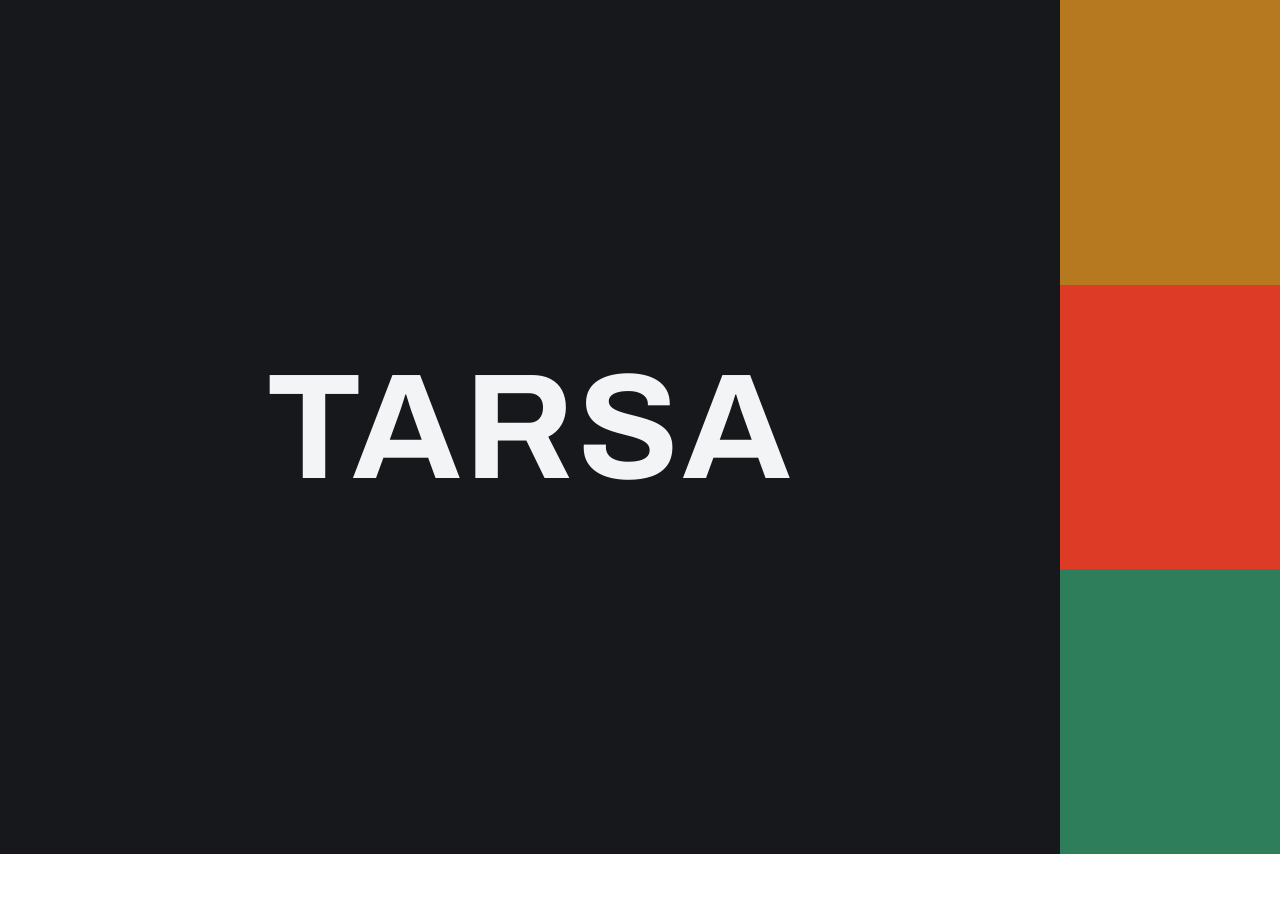
<file: thumbnail.html>
<!doctype html><html><head><meta charset="utf-8"><link rel="stylesheet" href="colors_and_type.css"><style>*{margin:0;padding:0;box-sizing:border-box}html,body{width:1280px;height:854px;overflow:hidden}.tile{width:1280px;height:854px;display:flex;font-family:'Archivo',sans-serif}.main{flex:1;height:854px;background:var(--ink);display:flex;align-items:center;justify-content:center}.main span{color:var(--paper);font-weight:700;font-size:150px;letter-spacing:0.02em}.strip{width:220px;height:854px;display:flex;flex-direction:column}.strip div{flex:1;width:100%}</style></head>
<body><div class="tile"><div class="main"><span>TARSA</span></div><div class="strip"><div style="background:#B7791F"></div><div style="background:#DE3B26"></div><div style="background:#2E7D5B"></div></div></div></body></html>
</file>
<file: colors_and_type.css>
/* ==========================================================================
   TARSA — Facade Robotics — Design Tokens
   Register: engineering datum / drafting elevation. Dieter Rams strict.
   Cool mineral neutrals + graphite ink + paper. ONE signal accent (<2% area).
   ========================================================================== */

@import url('https://fonts.googleapis.com/css2?family=Archivo:ital,wght@0,400;0,500;0,600;0,700;0,800;1,400&family=IBM+Plex+Mono:wght@400;500;600&display=swap');

:root {
  /* ----- Color: surfaces -------------------------------------------------- */
  --paper:        #F3F4F5;   /* page background — cool drafting surface, NOT cream */
  --surface:      #FFFFFF;   /* raised card / panel */
  --surface-sunk: #ECEEF0;   /* inset wells, code, fields */
  --ink-bg:       #16181C;   /* dark surface (console, dark slides) */
  --ink-bg-2:     #1D2025;   /* raised panel on dark */

  /* ----- Color: neutral ramp (cool / mineral) ---------------------------- */
  --n-0:   #FFFFFF;
  --n-50:  #F3F4F5;
  --n-100: #E7E9EB;
  --n-200: #D6D9DD;   /* hairline borders, dividers */
  --n-300: #B4B9BF;   /* disabled, faint rules */
  --n-400: #898F96;   /* tertiary text, ticks */
  --n-500: #5E646B;   /* secondary text */
  --n-700: #33383E;
  --ink:   #16181C;   /* primary text — graphite, never pure black */

  /* ----- Color: signal (THE accent — measurement / active / primary CTA) -- */
  --signal:       #DE3B26;   /* vermilion — datum marker, the live element */
  --signal-press: #BE2E1B;
  --signal-tint:  #FBEAE6;   /* faintest wash, backgrounds only */

  /* ----- Color: semantic states (muted, never decorative) ----------------- */
  --clean:   #2E7D5B;   /* "clean / verified" — vision pass */
  --clean-tint: #E6F0EB;
  --soiled:  #B7791F;   /* "soiled / attention" */
  --soiled-tint: #F6EEDD;
  --fault:   #DE3B26;   /* fault = signal red */

  /* ----- Color: foreground roles ----------------------------------------- */
  --fg:        var(--ink);
  --fg-2:      var(--n-500);
  --fg-3:      var(--n-400);
  --fg-on-ink:    #F3F4F5;
  --fg-on-ink-2:  #9AA0A7;
  --fg-on-signal: #FFFFFF;

  /* ----- Type: families --------------------------------------------------- */
  --font-display: "Archivo", system-ui, -apple-system, "Segoe UI", sans-serif;
  --font-sans:    "Archivo", system-ui, -apple-system, "Segoe UI", sans-serif;
  --font-mono:    "IBM Plex Mono", ui-monospace, "SF Mono", Menlo, monospace;

  /* ----- Type: scale (px) ------------------------------------------------- */
  --fs-eyebrow:  12px;   /* mono, uppercase, tracked — the "instrument label" */
  --fs-caption:  13px;
  --fs-sm:       14px;
  --fs-body:     16px;
  --fs-lg:       18px;
  --fs-h4:       22px;
  --fs-h3:       28px;
  --fs-h2:       38px;
  --fs-h1:       52px;
  --fs-display:  76px;
  --fs-display-xl: 104px;

  /* ----- Type: tracking --------------------------------------------------- */
  --track-tight:   -0.02em;   /* display / headings */
  --track-tighter: -0.03em;   /* hero display only */
  --track-normal:  0; /* @kind other */
  --track-eyebrow:  0.14em;   /* mono uppercase labels */
  --track-wide:     0.04em;

  /* ----- Spacing (8px base, 4px sub) -------------------------------------- */
  --sp-1: 4px;
  --sp-2: 8px;
  --sp-3: 12px;
  --sp-4: 16px;
  --sp-5: 24px;
  --sp-6: 32px;
  --sp-7: 48px;
  --sp-8: 64px;
  --sp-9: 96px;
  --sp-10: 128px;

  /* ----- Radii (sharp / precise — reels, cable, a boxy payload: all straight edges) -- */
  --r-0: 0px;
  --r-1: 2px;     /* default — chips, inputs */
  --r-2: 4px;     /* cards, panels */
  --r-3: 8px;     /* large containers only */
  --r-pill: 999px; /* rare — toggle thumbs, never decorative */

  /* ----- Borders ---------------------------------------------------------- */
  --bd:        1px solid var(--n-200);
  --bd-strong: 1.5px solid var(--ink);
  --bd-ink:    1px solid var(--ink);

  /* ----- Elevation (used sparingly — depth comes from hairlines + grid) --- */
  --shadow-0: none;
  --shadow-menu: 0 4px 16px rgba(22, 24, 28, 0.10), 0 0 0 1px rgba(22, 24, 28, 0.06);
  --shadow-modal: 0 16px 48px rgba(22, 24, 28, 0.18);

  /* ----- Motion (unobtrusive, no bounce) ---------------------------------- */
  --ease:  cubic-bezier(0.2, 0, 0, 1); /* @kind other */
  --ease-in-out: cubic-bezier(0.4, 0, 0.2, 1); /* @kind other */
  --dur-fast: 120ms; /* @kind other */
  --dur:      200ms; /* @kind other */
  --dur-slow: 320ms; /* @kind other */

  /* ----- Layout ----------------------------------------------------------- */
  --measure: 64ch;        /* max reading width */
  --gutter: 24px;
  --page-max: 1240px;
}

/* ==========================================================================
   Base
   ========================================================================== */
*, *::before, *::after { box-sizing: border-box; }

body.tarsa {
  margin: 0;
  background: var(--paper);
  color: var(--fg);
  font-family: var(--font-sans);
  font-size: var(--fs-body);
  line-height: 1.55;
  -webkit-font-smoothing: antialiased;
  text-rendering: optimizeLegibility;
}

/* ==========================================================================
   Type recipes
   ========================================================================== */
.t-display-xl {
  font-family: var(--font-display);
  font-weight: 700; font-size: var(--fs-display-xl);
  line-height: 0.95; letter-spacing: var(--track-tighter); color: var(--fg);
}
.t-display {
  font-family: var(--font-display);
  font-weight: 700; font-size: var(--fs-display);
  line-height: 0.98; letter-spacing: var(--track-tighter); color: var(--fg);
}
.t-h1 { font-family: var(--font-display); font-weight: 700; font-size: var(--fs-h1);
  line-height: 1.04; letter-spacing: var(--track-tight); color: var(--fg); }
.t-h2 { font-family: var(--font-display); font-weight: 700; font-size: var(--fs-h2);
  line-height: 1.08; letter-spacing: var(--track-tight); color: var(--fg); }
.t-h3 { font-family: var(--font-display); font-weight: 600; font-size: var(--fs-h3);
  line-height: 1.15; letter-spacing: var(--track-tight); color: var(--fg); }
.t-h4 { font-family: var(--font-display); font-weight: 600; font-size: var(--fs-h4);
  line-height: 1.25; letter-spacing: var(--track-tight); color: var(--fg); }
.t-lg   { font-size: var(--fs-lg); line-height: 1.5; }
.t-body { font-size: var(--fs-body); line-height: 1.55; }
.t-sm   { font-size: var(--fs-sm); line-height: 1.5; color: var(--fg-2); }
.t-caption { font-size: var(--fs-caption); line-height: 1.45; color: var(--fg-2); }

/* The instrument label — mono, uppercase, tracked. Eyebrows, specs, ticks. */
.t-eyebrow {
  font-family: var(--font-mono);
  font-weight: 500; font-size: var(--fs-eyebrow);
  letter-spacing: var(--track-eyebrow);
  text-transform: uppercase; color: var(--fg-2);
}
.t-mono { font-family: var(--font-mono); font-size: var(--fs-sm);
  letter-spacing: 0; color: var(--fg); font-variant-numeric: tabular-nums; }
.t-data { font-family: var(--font-mono); font-weight: 500;
  font-variant-numeric: tabular-nums; letter-spacing: -0.01em; }

/* ==========================================================================
   Components
   ========================================================================== */

/* --- Buttons ---------------------------------------------------------- */
.btn {
  font-family: var(--font-sans); font-weight: 600; font-size: var(--fs-sm);
  letter-spacing: 0; line-height: 1;
  display: inline-flex; align-items: center; gap: 8px;
  padding: 12px 20px; border-radius: var(--r-1);
  border: 1px solid transparent; cursor: pointer;
  transition: background var(--dur-fast) var(--ease), color var(--dur-fast) var(--ease),
              border-color var(--dur-fast) var(--ease);
}
.btn--primary { background: var(--ink); color: var(--fg-on-ink); }
.btn--primary:hover { background: #000; }
.btn--primary:active { background: var(--n-700); }
.btn--signal { background: var(--signal); color: var(--fg-on-signal); }
.btn--signal:hover { background: var(--signal-press); }
.btn--signal:active { background: var(--signal-press); }
.btn--outline { background: transparent; color: var(--ink); border-color: var(--n-300); }
.btn--outline:hover { border-color: var(--ink); background: var(--n-0); }
.btn--ghost { background: transparent; color: var(--ink); }
.btn--ghost:hover { background: var(--n-100); }
.btn--lg { padding: 15px 26px; font-size: var(--fs-body); }
.btn:disabled { opacity: 0.4; cursor: not-allowed; }

/* --- Field ------------------------------------------------------------ */
.field {
  font-family: var(--font-sans); font-size: var(--fs-body); color: var(--ink);
  background: var(--surface); border: 1px solid var(--n-300);
  border-radius: var(--r-1); padding: 11px 14px; width: 100%;
  transition: border-color var(--dur-fast) var(--ease);
}
.field::placeholder { color: var(--n-400); }
.field:focus { outline: none; border-color: var(--ink); box-shadow: inset 0 0 0 1px var(--ink); }
.field-label { display:block; font-family: var(--font-mono); font-size: 11px;
  text-transform: uppercase; letter-spacing: var(--track-eyebrow);
  color: var(--fg-2); margin-bottom: 6px; }

/* --- Tag / badge ------------------------------------------------------ */
.tag {
  font-family: var(--font-mono); font-weight: 500; font-size: 11px;
  letter-spacing: 0.06em; text-transform: uppercase;
  display: inline-flex; align-items: center; gap: 6px;
  padding: 4px 8px; border-radius: var(--r-1);
  border: 1px solid var(--n-200); color: var(--fg-2); background: var(--surface);
}
.tag--clean  { color: var(--clean);  border-color: var(--clean);  background: var(--clean-tint); }
.tag--soiled { color: var(--soiled); border-color: var(--soiled); background: var(--soiled-tint); }
.tag--fault  { color: var(--signal); border-color: var(--signal); background: var(--signal-tint); }
.tag--ink    { color: var(--fg-on-ink); border-color: var(--ink); background: var(--ink); }

/* --- Card / panel ----------------------------------------------------- */
.card {
  background: var(--surface); border: var(--bd); border-radius: var(--r-2);
  padding: var(--sp-5);
}
.card--flush { padding: 0; overflow: hidden; }

/* --- Datum rule (THE motif: a measured scale-bar divider) ------------- */
.datum {
  height: 9px; position: relative; border-bottom: 1px solid var(--n-300);
}
.datum::before {
  content: ""; position: absolute; left: 0; right: 0; bottom: 0; height: 9px;
  background-image: repeating-linear-gradient(90deg,
    var(--n-300) 0 1px, transparent 1px 24px);
  -webkit-mask-image: linear-gradient(to bottom, transparent 0, #000 100%);
          mask-image: linear-gradient(to bottom, transparent 0, #000 100%);
}
.datum--signal { border-color: var(--signal); }
.datum--signal::before { background-image: repeating-linear-gradient(90deg,
    var(--signal) 0 1px, transparent 1px 24px); }

/* --- Plumb line (vertical alignment spine — functional layout guide) -- */
.plumb { position: relative; }
.plumb::before {
  content: ""; position: absolute; top: 0; bottom: 0; left: 0; width: 1px;
  background: var(--n-200);
}

/* --- Eyebrow with tick (numbered section marker) ---------------------- */
.eyebrow-tick { display: inline-flex; align-items: center; gap: 10px; }
.eyebrow-tick::before { content:""; width: 18px; height: 1px; background: var(--signal); }

/* --- Press / hover convention (no bounce; opacity or tint) ------------ */
.pressable { transition: opacity var(--dur-fast) var(--ease); }
.pressable:active { opacity: 0.72; }
</file>
